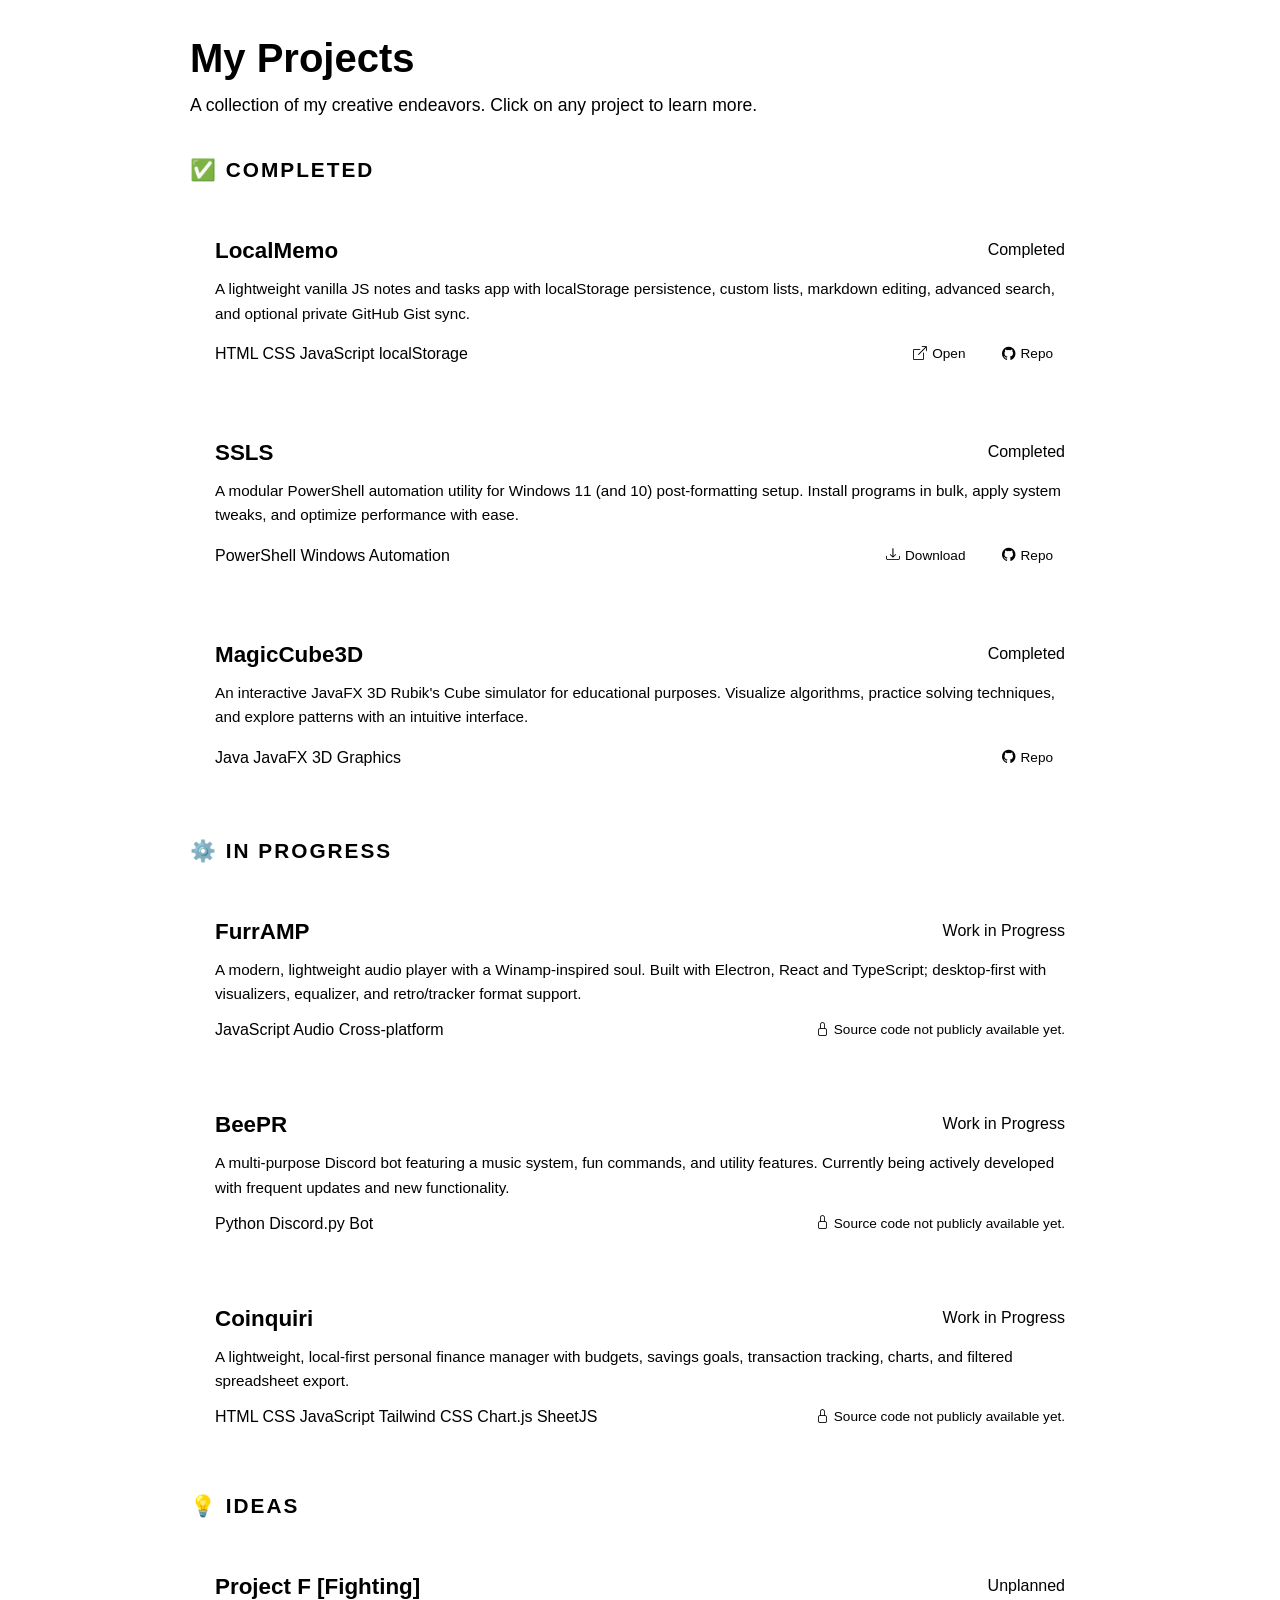
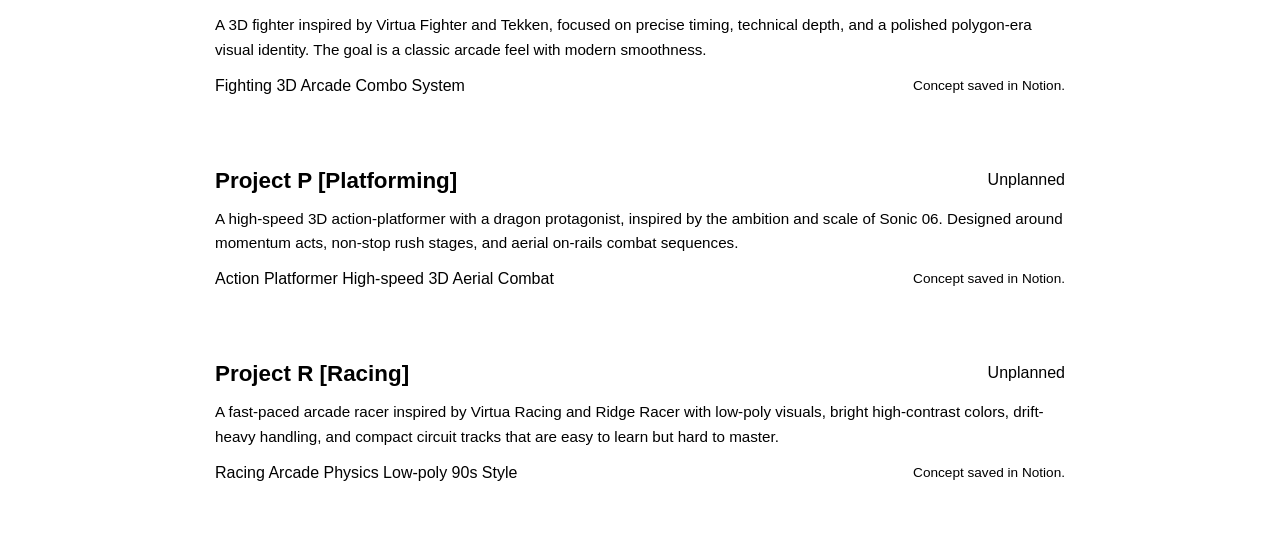
<file: pages/projects.html>
<!DOCTYPE html>
<html lang="en">

<head>
  <meta charset="utf-8">
  <meta name="viewport" content="width=device-width, initial-scale=1">
  <link href="https://cdn.jsdelivr.net/npm/bootstrap@5.3.8/dist/css/bootstrap.min.css" rel="stylesheet"
    integrity="sha384-sRIl4kxILFvY47J16cr9ZwB07vP4J8+LH7qKQnuqkuIAvNWLzeN8tE5YBujZqJLB" crossorigin="anonymous">
  <link rel="stylesheet" href="https://cdn.jsdelivr.net/npm/bootstrap-icons@1.13.1/font/bootstrap-icons.min.css">
  <link rel="stylesheet" href="../styles.css">
  <style>
    .projects-container {
      max-width: 900px;
      margin: 0 auto;
      animation: fadeIn 0.8s ease-out;
    }

    .projects-container h1 {
      font-size: 2.5rem;
      margin-bottom: 10px;
    }

    .subtitle {
      color: rgba(var(--text-rgb), 0.7);
      font-size: 1.1rem;
      margin-bottom: 40px;
    }

    .project-item {
      background: rgba(var(--text-rgb), 0.05);
      border: 1px solid rgba(var(--text-rgb), 0.1);
      border-radius: 8px;
      padding: 25px;
      margin-bottom: 20px;
      transition: all 0.3s ease;
      cursor: pointer;
    }

    .project-item:hover {
      background: rgba(var(--text-rgb), 0.08);
      border-color: rgba(var(--text-rgb), 0.3);
      transform: translateY(-5px);
      box-shadow: 0 8px 24px rgba(0, 0, 0, 0.3);
    }

    .project-header {
      display: flex;
      justify-content: space-between;
      align-items: flex-start;
      margin-bottom: 12px;
      gap: 15px;
    }

    .project-title {
      font-size: 1.4rem;
      font-weight: 700;
      margin: 0;
      color: var(--text-primary);
    }

    .project-description {
      color: rgba(var(--text-rgb), 0.8);
      margin-bottom: 12px;
      font-size: 0.95rem;
      line-height: 1.6;
    }

    .project-footer {
      display: flex;
      justify-content: space-between;
      align-items: center;
      gap: 15px;
      flex-wrap: wrap;
    }

    .project-links {
      display: flex;
      gap: 12px;
    }

    .project-link-btn {
      display: inline-flex;
      align-items: center;
      gap: 5px;
      padding: 6px 12px;
      background: rgba(var(--text-rgb), 0.1);
      border: 1px solid rgba(var(--text-rgb), 0.2);
      border-radius: 4px;
      color: rgba(var(--text-rgb), 0.8);
      text-decoration: none;
      font-size: 0.85rem;
      transition: all 0.2s ease;
    }

    .project-link-btn:hover {
      background: rgba(var(--text-rgb), 0.15);
      border-color: rgba(var(--text-rgb), 0.4);
      color: var(--text-primary);
    }

    .section-heading {
      font-size: 1.3rem;
      font-weight: 700;
      margin-top: 40px;
      margin-bottom: 20px;
      padding-bottom: 10px;
      border-bottom: 1px solid rgba(var(--text-rgb), 0.2);
      text-transform: uppercase;
      letter-spacing: 2px;
    }

    .section-heading:first-of-type {
      margin-top: 0;
    }

    .project-item-static {
      cursor: default;
    }

    .project-item-static:hover {
      transform: none;
      box-shadow: none;
    }
  </style>
</head>

<body class="d-flex flex-column min-vh-100" data-i18n-title="projectsTitle"
  style="background-color: var(--bg-primary); color: var(--text-primary);">

  <main class="container px-3 flex-grow-1 py-4">
    <div class="projects-container">
      <h1 data-i18n="projectsHeading">My Projects</h1>
      <p class="subtitle" data-i18n="projectsSubtitle">A collection of my creative endeavors. Click on any project to
        learn more.</p>

      <!-- Completed Projects -->
      <h2 class="section-heading" data-i18n="projectsCompleted">✅ Completed</h2>

      <!-- LocalMemo -->
      <div class="project-item" onclick="parent.navigateTo('projects/localmemo')">
        <div class="project-header">
          <h3 class="project-title">LocalMemo</h3>
          <span class="status-badge status-completed" data-i18n="statusCompleted">Completed</span>
        </div>
        <p class="project-description">
          <span data-i18n="descLocalmemo">A lightweight vanilla JS notes and tasks app with localStorage persistence,
            custom lists, markdown editing, advanced search, and optional private GitHub Gist sync.</span>
        </p>
        <div class="project-footer">
          <div>
            <span class="project-tag" data-i18n="tagHtml">HTML</span>
            <span class="project-tag" data-i18n="tagCss">CSS</span>
            <span class="project-tag" data-i18n="tagJavaScript">JavaScript</span>
            <span class="project-tag" data-i18n="tagLocalStorage">localStorage</span>
          </div>
          <div class="project-links">
            <a href="https://realsnywy.github.io/LocalMemo/" class="project-link-btn" target="_blank"
              rel="noopener noreferrer" onclick="event.stopPropagation()">
              <i class="bi bi-box-arrow-up-right"></i> <span data-i18n="projectsOpen">Open</span>
            </a>
            <a href="https://github.com/realsnywy/LocalMemo" class="project-link-btn" target="_blank"
              rel="noopener noreferrer" onclick="event.stopPropagation()">
              <i class="bi bi-github"></i> <span data-i18n="projectsRepo">Repo</span>
            </a>
          </div>
        </div>
      </div>

      <!-- SSLS -->
      <div class="project-item" onclick="parent.navigateTo('projects/ssls')">
        <div class="project-header">
          <h3 class="project-title">SSLS</h3>
          <span class="status-badge status-completed" data-i18n="statusCompleted">Completed</span>
        </div>
        <p class="project-description">
          <span data-i18n="descSsle">A modular PowerShell automation utility for Windows 11 (and 10) post-formatting
            setup. Install programs
            in bulk, apply system tweaks, and optimize performance with ease.</span>
        </p>
        <div class="project-footer">
          <div>
            <span class="project-tag" data-i18n="tagPowershell">PowerShell</span>
            <span class="project-tag" data-i18n="tagWindows">Windows</span>
            <span class="project-tag" data-i18n="tagAutomation">Automation</span>
          </div>
          <div class="project-links">
            <a href="https://github.com/realsnywy/SSLS/releases/latest/download/SSLS_Setup.exe" class="project-link-btn"
              target="_blank" rel="noopener noreferrer" download="SSLS_Setup.exe" onclick="event.stopPropagation()">
              <i class="bi bi-download"></i> <span data-i18n="projectsDownload">Download</span>
            </a>
            <a href="https://github.com/realsnywy/SSLS" class="project-link-btn" target="_blank"
              onclick="event.stopPropagation()">
              <i class="bi bi-github"></i> <span data-i18n="projectsRepo">Repo</span>
            </a>
          </div>
        </div>
      </div>

      <!-- MagicCube3D -->
      <div class="project-item" onclick="parent.navigateTo('projects/magiccube3d')">
        <div class="project-header">
          <h3 class="project-title">MagicCube3D</h3>
          <span class="status-badge status-completed" data-i18n="statusCompleted">Completed</span>
        </div>
        <p class="project-description">
          <span data-i18n="descMagiccube">An interactive JavaFX 3D Rubik's Cube simulator for educational purposes.
            Visualize algorithms,
            practice solving techniques, and explore patterns with an intuitive interface.
          </span>
        </p>
        <div class="project-footer">
          <div>
            <span class="project-tag" data-i18n="tagJava">Java</span>
            <span class="project-tag" data-i18n="tagJavafx">JavaFX</span>
            <span class="project-tag" data-i18n="tag3dGraphics">3D Graphics</span>
          </div>
          <div class="project-links">
            <a href="https://github.com/realsnywy/projeto-ccmp0151" class="project-link-btn" target="_blank"
              onclick="event.stopPropagation()">
              <i class="bi bi-github"></i> <span data-i18n="projectsRepo">Repo</span>
            </a>
          </div>
        </div>
      </div>

      <!-- In Progress -->
      <h2 class="section-heading" data-i18n="projectsInProgress">⚙️ In Progress</h2>

      <!-- FurrAMP (moved from Ideas) -->
      <div class="project-item" onclick="parent.navigateTo('projects/furramp')">
        <div class="project-header">
          <h3 class="project-title">FurrAMP</h3>
          <span class="status-badge status-wip" data-i18n="statusWip">Work in Progress</span>
        </div>
        <p class="project-description">
          <span data-i18n="descFurramp">A modern, lightweight audio player with a Winamp-inspired soul. Built with
            Electron, React, and TypeScript for a desktop-first experience featuring local playback, visualizers, an
            equalizer, and tracker/retro format detection.</span>
        </p>
        <div class="project-footer">
          <div>
            <span class="project-tag" data-i18n="tagJavaScript">JavaScript</span>
            <span class="project-tag" data-i18n="tagAudio">Audio</span>
            <span class="project-tag" data-i18n="tagCrossPlatform">Cross-platform</span>
          </div>
          <p style="margin: 0; font-size: 0.85rem; color: var(--soft-text);" data-i18n="projectsSourceClosed"
            data-i18n-html>
            <i class="bi bi-lock me-1"></i>Source code not publicly available yet.
          </p>
        </div>
      </div>

      <!-- BeePR -->
      <div class="project-item" onclick="parent.navigateTo('projects/beepr')">
        <div class="project-header">
          <h3 class="project-title">BeePR</h3>
          <span class="status-badge status-wip" data-i18n="statusWip">Work in Progress</span>
        </div>
        <p class="project-description">
          <span data-i18n="descBeepr">A multi-purpose Discord bot featuring a music system, fun commands, and utility
            features. Currently
            being actively developed with frequent updates and new functionality.
          </span>
        </p>
        <div class="project-footer">
          <div>
            <span class="project-tag" data-i18n="tagPython">Python</span>
            <span class="project-tag" data-i18n="tagDiscordPy">Discord.py</span>
            <span class="project-tag" data-i18n="tagBot">Bot</span>
          </div>
          <p style="margin: 0; font-size: 0.85rem; color: var(--soft-text);" data-i18n="projectsSourceClosed"
            data-i18n-html>
            <i class="bi bi-lock me-1"></i>Source code not publicly available yet.
          </p>
        </div>
      </div>

      <!-- Coinquiri -->
      <div class="project-item" onclick="parent.navigateTo('projects/coinquiri')">
        <div class="project-header">
          <h3 class="project-title">Coinquiri</h3>
          <span class="status-badge status-wip" data-i18n="statusWip">Work in Progress</span>
        </div>
        <p class="project-description">
          <span data-i18n="descCoinquiri">A lightweight, local-first personal finance manager with budgets, savings
            goals, transaction tracking, charts, and filtered spreadsheet export.</span>
        </p>
        <div class="project-footer">
          <div>
            <span class="project-tag" data-i18n="tagHtml">HTML</span>
            <span class="project-tag" data-i18n="tagCss">CSS</span>
            <span class="project-tag" data-i18n="tagJavaScript">JavaScript</span>
            <span class="project-tag">Tailwind CSS</span>
            <span class="project-tag">Chart.js</span>
            <span class="project-tag">SheetJS</span>
          </div>
          <p style="margin: 0; font-size: 0.85rem; color: var(--soft-text);" data-i18n="projectsSourceClosed"
            data-i18n-html>
            <i class="bi bi-lock me-1"></i>Source code not publicly available yet.
          </p>
        </div>
      </div>

      <!-- Ideas -->
      <h2 class="section-heading" data-i18n="projectsIdeas">💡 Ideas</h2>



      <div class="project-item project-item-static">
        <div class="project-header">
          <h3 class="project-title">Project F [Fighting]</h3>
          <span class="status-badge status-unplanned" data-i18n="statusUnplanned">Unplanned</span>
        </div>
        <p class="project-description">
          <span data-i18n="descProjectF">A 3D fighter inspired by Virtua Fighter and Tekken, focused on precise timing,
            technical depth, and a
            polished polygon-era visual identity. The goal is a classic arcade feel with modern smoothness.
          </span>
        </p>
        <div class="project-footer">
          <div>
            <span class="project-tag" data-i18n="tagFighting">Fighting</span>
            <span class="project-tag" data-i18n="tag3d">3D</span>
            <span class="project-tag" data-i18n="tagArcade">Arcade</span>
            <span class="project-tag" data-i18n="tagComboSystem">Combo System</span>
          </div>
          <p style="margin: 0; font-size: 0.85rem; color: rgba(var(--text-rgb), 0.6);"
            data-i18n="projectsConceptNotion">
            Concept saved in Notion.
          </p>
        </div>
      </div>

      <div class="project-item project-item-static">
        <div class="project-header">
          <h3 class="project-title">Project P [Platforming]</h3>
          <span class="status-badge status-unplanned" data-i18n="statusUnplanned">Unplanned</span>
        </div>
        <p class="project-description">
          <span data-i18n="descProjectP">A high-speed 3D action-platformer with a dragon protagonist, inspired by the
            ambition and scale of
            Sonic 06. Designed around momentum acts, non-stop rush stages, and aerial on-rails combat sequences.
          </span>
        </p>
        <div class="project-footer">
          <div>
            <span class="project-tag" data-i18n="tagActionPlatformer">Action Platformer</span>
            <span class="project-tag" data-i18n="tagHighSpeed">High-speed</span>
            <span class="project-tag" data-i18n="tag3d">3D</span>
            <span class="project-tag" data-i18n="tagAerialCombat">Aerial Combat</span>
          </div>
          <p style="margin: 0; font-size: 0.85rem; color: rgba(var(--text-rgb), 0.6);"
            data-i18n="projectsConceptNotion">
            Concept saved in Notion.
          </p>
        </div>
      </div>

      <div class="project-item project-item-static">
        <div class="project-header">
          <h3 class="project-title">Project R [Racing]</h3>
          <span class="status-badge status-unplanned" data-i18n="statusUnplanned">Unplanned</span>
        </div>
        <p class="project-description">
          <span data-i18n="descProjectR">A fast-paced arcade racer inspired by Virtua Racing and Ridge Racer with
            low-poly visuals, bright
            high-contrast colors, drift-heavy handling, and compact circuit tracks that are easy to learn but hard
            to master.
          </span>
        </p>
        <div class="project-footer">
          <div>
            <span class="project-tag" data-i18n="tagRacing">Racing</span>
            <span class="project-tag" data-i18n="tagArcadePhysics">Arcade Physics</span>
            <span class="project-tag" data-i18n="tagLowPoly">Low-poly</span>
            <span class="project-tag" data-i18n="tag90sStyle">90s Style</span>
          </div>
          <p style="margin: 0; font-size: 0.85rem; color: rgba(var(--text-rgb), 0.6);"
            data-i18n="projectsConceptNotion">
            Concept saved in Notion.
          </p>
        </div>
      </div>

    </div>
  </main>

  <script src="../lang.js"></script>
  <script>
    const pageTranslations = {
      en: {
        projectsTitle: 'Projects - Snywy',
        projectsHeading: 'My Projects',
        projectsSubtitle: 'A collection of my creative endeavors. Click on any project to learn more.',
        projectsCompleted: '✅ Completed',
        projectsInProgress: '⚙️ In Progress',
        projectsIdeas: '💡 Ideas',
        statusCompleted: 'Completed',
        statusWip: 'Work in Progress',
        statusUnplanned: 'Unplanned',
        projectsDownload: 'Download',
        projectsRepo: 'Repo',
        projectsOpen: 'Open',
        projectsSourceClosed: '<i class="bi bi-lock me-1"></i>Source code not publicly available yet.',
        projectsConceptNotion: 'Concept saved in Notion.',
        descSsle: 'A modular PowerShell automation utility for Windows 11 (and 10) post-formatting setup. Install programs in bulk, apply system tweaks, and optimize performance with ease.',
        descMagiccube: 'An interactive JavaFX 3D Rubik\'s Cube simulator for educational purposes. Visualize algorithms, practice solving techniques, and explore patterns with an intuitive interface.',
        descBeepr: 'A multi-purpose Discord bot featuring a music system, fun commands, and utility features. Currently being actively developed with frequent updates and new functionality.',
        descLocalmemo: 'A lightweight vanilla JS notes and tasks app with localStorage persistence, custom lists, markdown editing, advanced search, and optional private GitHub Gist sync.',
        descCoinquiri: 'A lightweight, local-first personal finance manager with budgets, savings goals, transaction tracking, charts, and filtered spreadsheet export.',
        descProjectA: 'A modern audio player inspired by classic Winamp: lightweight, skinnable, plugin-friendly, and built for desktop and mobile. Planned features include tracker and retro format support, visualizers, equalizer, Last.fm scrobbling, and Discord Rich Presence.',
        descFurramp: 'A modern, lightweight audio player with a Winamp-inspired soul. Built with Electron, React and TypeScript; desktop-first with visualizers, equalizer, and retro/tracker format support.',
        descProjectF: 'A 3D fighter inspired by Virtua Fighter and Tekken, focused on precise timing, technical depth, and a polished polygon-era visual identity. The goal is a classic arcade feel with modern smoothness.',
        descProjectP: 'A high-speed 3D action-platformer with a dragon protagonist, inspired by the ambition and scale of Sonic 06. Designed around momentum acts, non-stop rush stages, and aerial on-rails combat sequences.',
        descProjectR: 'A fast-paced arcade racer inspired by Virtua Racing and Ridge Racer with low-poly visuals, bright high-contrast colors, drift-heavy handling, and compact circuit tracks that are easy to learn but hard to master.',
        tagPowershell: 'PowerShell',
        tagWindows: 'Windows',
        tagAutomation: 'Automation',
        tagJava: 'Java',
        tagJavafx: 'JavaFX',
        tag3dGraphics: '3D Graphics',
        tagPython: 'Python',
        tagDiscordPy: 'Discord.py',
        tagBot: 'Bot',
        tagHtml: 'HTML',
        tagCss: 'CSS',
        tagJavaScript: 'JavaScript',
        tagLocalStorage: 'localStorage',
        tagFlutter: 'Flutter',
        tagDart: 'Dart',
        tagAudio: 'Audio',
        tagCrossPlatform: 'Cross-platform',
        tagFighting: 'Fighting',
        tag3d: '3D',
        tagArcade: 'Arcade',
        tagComboSystem: 'Combo System',
        tagActionPlatformer: 'Action Platformer',
        tagHighSpeed: 'High-speed',
        tagAerialCombat: 'Aerial Combat',
        tagRacing: 'Racing',
        tagArcadePhysics: 'Arcade Physics',
        tagLowPoly: 'Low-poly',
        tag90sStyle: '90s Style'
      },
      pt: {
        projectsTitle: 'Projetos - Snywy',
        projectsHeading: 'Meus Projetos',
        projectsSubtitle: 'Uma coleção dos meus trabalhos criativos. Clique em qualquer projeto para saber mais.',
        projectsCompleted: '✅ Concluídos',
        projectsInProgress: '⚙️ Em Andamento',
        projectsIdeas: '💡 Ideias',
        statusCompleted: 'Concluído',
        statusWip: 'Em andamento',
        statusUnplanned: 'Não planejado',
        projectsDownload: 'Baixar',
        projectsRepo: 'Repositório',
        projectsOpen: 'Abrir',
        projectsSourceClosed: '<i class="bi bi-lock me-1"></i>Código-fonte ainda não está disponível publicamente.',
        projectsConceptNotion: 'Conceito salvo no Notion.',
        descSsle: 'Um utilitário modular de automação em PowerShell para configuração pós-formatação no Windows 11 (e 10). Instale programas em lote, aplique ajustes no sistema e otimize o desempenho com facilidade.',
        descMagiccube: 'Um simulador interativo de Cubo Mágico 3D em JavaFX para fins educacionais. Visualize algoritmos, pratique técnicas de resolução e explore padrões com uma interface intuitiva.',
        descBeepr: 'Um bot multifuncional para Discord com sistema de música, comandos divertidos e recursos utilitários. Está em desenvolvimento ativo com atualizações frequentes e novas funcionalidades.',
        descLocalmemo: 'Um app leve em JavaScript puro para notas e tarefas com persistência em localStorage, listas personalizadas, edição Markdown, busca avançada e sincronização opcional com GitHub Gist privado.',
        descCoinquiri: 'Um gerenciador leve e local-first de finanças pessoais com orçamentos, metas de economia, controle de transações, gráficos e exportação filtrada para planilhas.',
        descProjectA: 'Um player de áudio moderno inspirado no Winamp clássico: leve, personalizável, com suporte a plugins e pensado para desktop e mobile. Recursos planejados incluem suporte a trackers e formatos retrô, visualizadores, equalizador, scrobbling no Last.fm e Discord Rich Presence.',
        descFurramp: 'Um player de áudio moderno e leve com alma Winamp. Construído com Electron, React e TypeScript; foco desktop, com visualizadores, equalizador e suporte a formatos retrô e trackers.',
        descProjectF: 'Um jogo de luta 3D inspirado em Virtua Fighter e Tekken, focado em timing preciso, profundidade técnica e uma identidade visual poligonal. A proposta é uma sensação clássica de arcade com fluidez moderna.',
        descProjectP: 'Um action-platformer 3D de alta velocidade com protagonista dragão, inspirado na ambição e escala de Sonic 06. Projetado em torno de fases de impulso contínuo e sequências aéreas on-rails.',
        descProjectR: 'Um jogo de corrida arcade acelerado inspirado em Virtua Racing e Ridge Racer, com visual low-poly, cores vibrantes de alto contraste, dirigibilidade focada em drift e pistas compactas fáceis de aprender e difíceis de dominar.',
        tagPowershell: 'PowerShell',
        tagWindows: 'Windows',
        tagAutomation: 'Automação',
        tagJava: 'Java',
        tagJavafx: 'JavaFX',
        tag3dGraphics: 'Gráficos 3D',
        tagPython: 'Python',
        tagDiscordPy: 'Discord.py',
        tagBot: 'Bot',
        tagHtml: 'HTML',
        tagCss: 'CSS',
        tagJavaScript: 'JavaScript',
        tagLocalStorage: 'localStorage',
        tagFlutter: 'Flutter',
        tagDart: 'Dart',
        tagAudio: 'Áudio',
        tagCrossPlatform: 'Multiplataforma',
        tagFighting: 'Luta',
        tag3d: '3D',
        tagArcade: 'Arcade',
        tagComboSystem: 'Sistema de Combos',
        tagActionPlatformer: 'Plataforma de Ação',
        tagHighSpeed: 'Alta velocidade',
        tagAerialCombat: 'Combate Aéreo',
        tagRacing: 'Corrida',
        tagArcadePhysics: 'Física Arcade',
        tagLowPoly: 'Low-poly',
        tag90sStyle: 'Estilo anos 90'
      },
      es: {
        projectsTitle: 'Proyectos - Snywy',
        projectsHeading: 'Mis proyectos',
        projectsSubtitle: 'Una colección de mis trabajos creativos. Haz clic en cualquier proyecto para saber más.',
        projectsCompleted: '✅ Completados',
        projectsInProgress: '⚙️ En progreso',
        projectsIdeas: '💡 Ideas',
        statusCompleted: 'Completado',
        statusWip: 'En progreso',
        statusUnplanned: 'Sin planificar',
        projectsDownload: 'Descargar',
        projectsRepo: 'Repo',
        projectsOpen: 'Abrir',
        projectsSourceClosed: '<i class="bi bi-lock me-1"></i>El código fuente aún no está disponible públicamente.',
        projectsConceptNotion: 'Concepto guardado en Notion.',
        descSsle: 'Una utilidad modular de automatización en PowerShell para la configuración posterior a la formateación en Windows 11 (y 10). Instala programas en lote, aplica ajustes del sistema y optimiza el rendimiento con facilidad.',
        descMagiccube: 'Un simulador interactivo de Cubo de Rubik 3D en JavaFX con fines educativos. Visualiza algoritmos, practica técnicas de resolución y explora patrones con una interfaz intuitiva.',
        descBeepr: 'Un bot multifuncional de Discord con sistema de música, comandos divertidos y funciones de utilidad. Actualmente se desarrolla activamente con actualizaciones frecuentes y nuevas funciones.',
        descLocalmemo: 'Una app ligera de notas y tareas en JavaScript puro con persistencia en localStorage, listas personalizadas, edición Markdown, búsqueda avanzada y sincronización privada opcional con GitHub Gist.',
        descCoinquiri: 'Un gestor ligero y local-first de finanzas personales con presupuestos, metas de ahorro, seguimiento de transacciones, gráficos y exportación filtrada a hojas de cálculo.',
        descProjectA: 'Un reproductor de audio moderno inspirado en el Winamp clásico: ligero, personalizable, compatible con plugins y pensado para escritorio y móvil. Las funciones previstas incluyen soporte para trackers y formatos retro, visualizadores, ecualizador, scrobbling de Last.fm y Discord Rich Presence.',
        descFurramp: 'Un reproductor de audio moderno y ligero con espíritu Winamp. Construido con Electron, React y TypeScript; orientado a escritorio con visualizadores, ecualizador y soporte para formatos retro y trackers.',
        descProjectF: 'Un juego de lucha 3D inspirado en Virtua Fighter y Tekken, centrado en el timing preciso, la profundidad técnica y una identidad visual pulida de la era poligonal. La meta es una sensación clásica de arcade con fluidez moderna.',
        descProjectP: 'Un action-platformer 3D de alta velocidad con un protagonista dragón, inspirado en la ambición y escala de Sonic 06. Diseñado alrededor de fases de impulso continuo, secciones de rush sin pausa y secuencias aéreas sobre raíles.',
        descProjectR: 'Un juego de carreras arcade de ritmo rápido inspirado en Virtua Racing y Ridge Racer, con gráficos low-poly, colores brillantes de alto contraste, conducción centrada en el drift y circuitos compactos fáciles de aprender pero difíciles de dominar.',
        tagPowershell: 'PowerShell',
        tagWindows: 'Windows',
        tagAutomation: 'Automatización',
        tagJava: 'Java',
        tagJavafx: 'JavaFX',
        tag3dGraphics: 'Gráficos 3D',
        tagPython: 'Python',
        tagDiscordPy: 'Discord.py',
        tagBot: 'Bot',
        tagHtml: 'HTML',
        tagCss: 'CSS',
        tagJavaScript: 'JavaScript',
        tagLocalStorage: 'localStorage',
        tagFlutter: 'Flutter',
        tagDart: 'Dart',
        tagAudio: 'Audio',
        tagCrossPlatform: 'Multiplataforma',
        tagFighting: 'Lucha',
        tag3d: '3D',
        tagArcade: 'Arcade',
        tagComboSystem: 'Sistema de combos',
        tagActionPlatformer: 'Plataforma de acción',
        tagHighSpeed: 'Alta velocidad',
        tagAerialCombat: 'Combate aéreo',
        tagRacing: 'Carreras',
        tagArcadePhysics: 'Física arcade',
        tagLowPoly: 'Low-poly',
        tag90sStyle: 'Estilo de los 90'
      }
    };

    function applyLanguageFromParent(language) {
      window.PortfolioLanguage.applyTranslations(pageTranslations, language);
    }

    window.applyLanguageFromParent = applyLanguageFromParent;
    window.PortfolioLanguage.initPageLanguage(pageTranslations);
  </script>

</body>

</html>
</file>
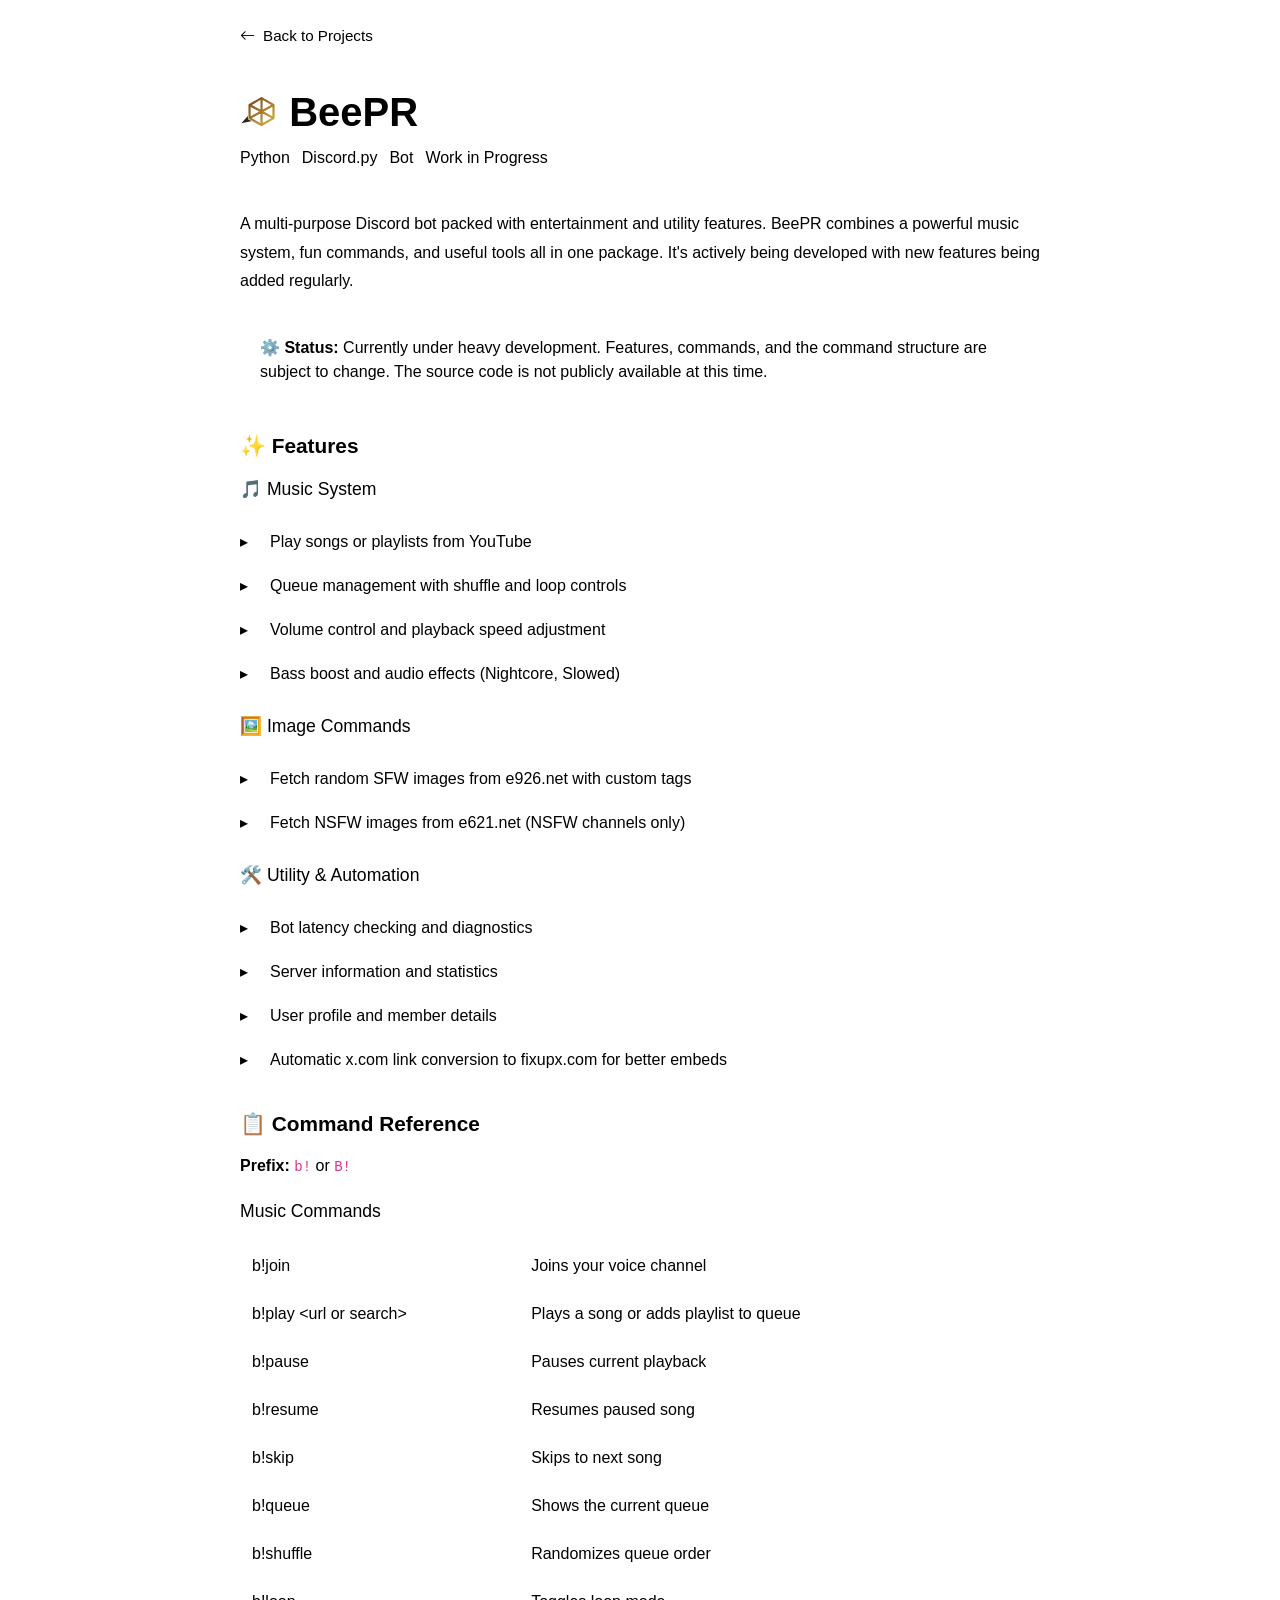
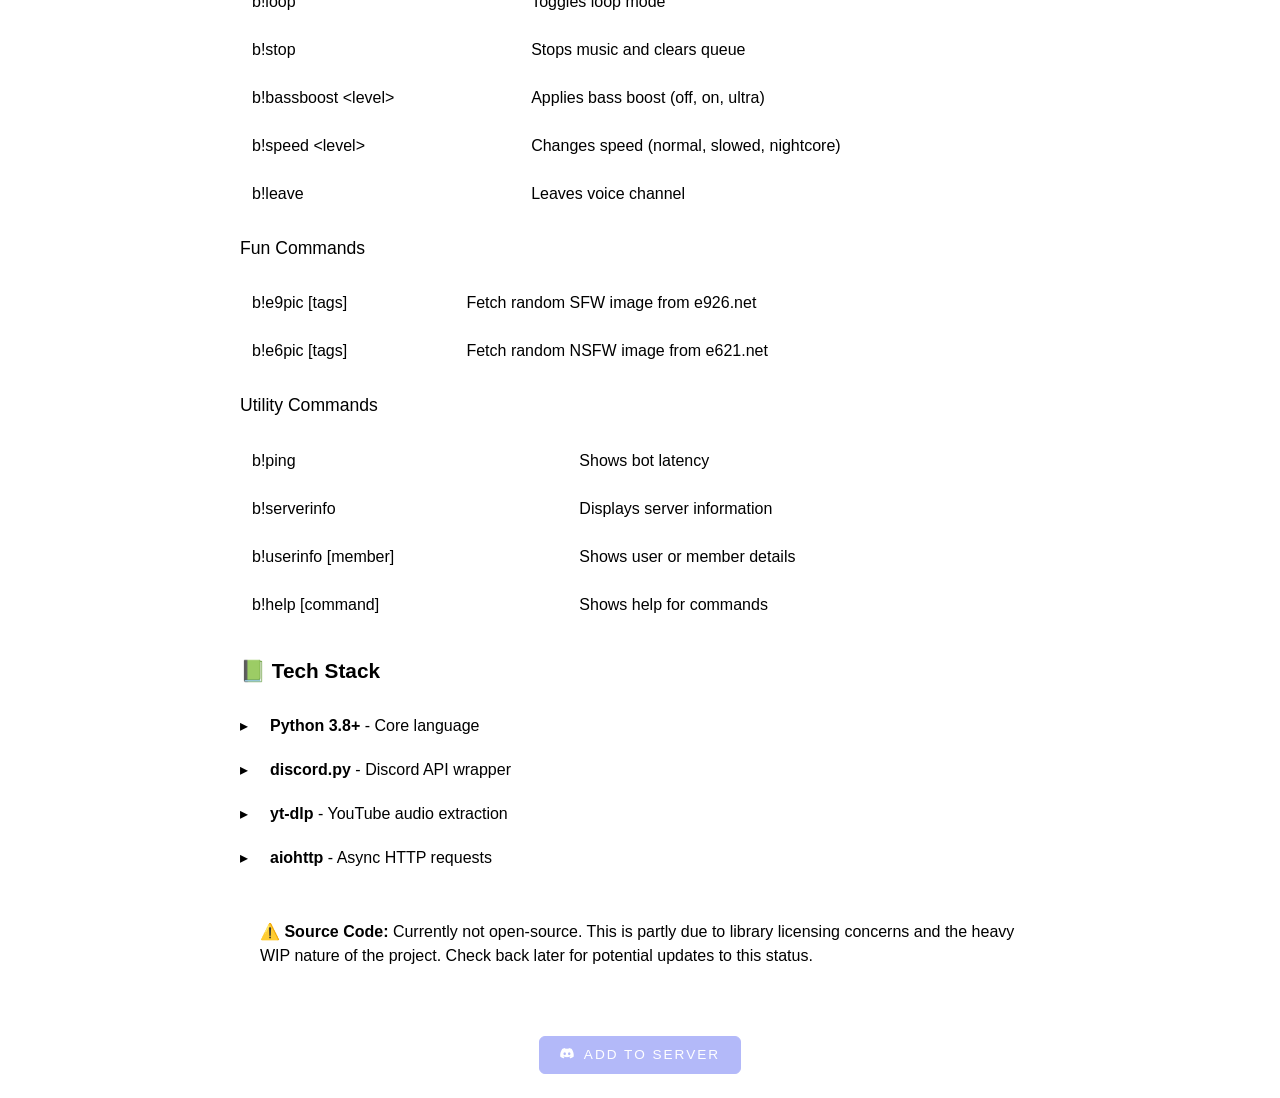
<file: pages/projects/beepr.html>
﻿<!DOCTYPE html>
<html lang="en">

<head>
  <meta charset="utf-8">
  <meta name="viewport" content="width=device-width, initial-scale=1">
  <title>BeePR - Snywy</title>
  <link rel="preconnect" href="https://fonts.googleapis.com">
  <link rel="preconnect" href="https://fonts.gstatic.com" crossorigin>
  <link href="https://cdn.jsdelivr.net/npm/bootstrap@5.3.8/dist/css/bootstrap.min.css" rel="stylesheet"
    integrity="sha384-sRIl4kxILFvY47J16cr9ZwB07vP4J8+LH7qKQnuqkuIAvNWLzeN8tE5YBujZqJLB" crossorigin="anonymous">
  <link rel="stylesheet" href="https://cdn.jsdelivr.net/npm/bootstrap-icons@1.13.1/font/bootstrap-icons.min.css">
  <link rel="stylesheet" href="../../styles.css">
  <style>
    .back-btn {
      display: inline-flex;
      align-items: center;
      gap: 8px;
      color: rgba(var(--text-rgb), 0.7);
      text-decoration: none;
      margin-bottom: 30px;
      font-size: 0.95rem;
      transition: all 0.3s ease;
    }

    .back-btn:hover {
      color: var(--text-primary);
      transform: translateX(-5px);
    }

    .project-detail {
      max-width: 800px;
      margin: 0 auto;
      animation: fadeIn 0.8s ease-out;
    }

    .project-header-detail {
      margin-bottom: 40px;
    }

    .project-detail h1 {
      font-size: 2.5rem;
      margin-bottom: 10px;
    }

    .project-title-with-icon {
      display: flex;
      align-items: center;
      gap: 14px;
      flex-wrap: wrap;
    }

    .project-icon {
      flex: 0 0 auto;
      width: 2.2rem;
      height: 2.2rem;
      display: inline-flex;
      align-items: center;
      justify-content: center;
    }

    .project-icon svg {
      width: 100%;
      height: 100%;
      display: block;
    }

    .project-meta-detail {
      display: flex;
      gap: 12px;
      margin-bottom: 20px;
      flex-wrap: wrap;
    }

    .section-title {
      font-size: 1.3rem;
      font-weight: 700;
      margin-top: 30px;
      margin-bottom: 15px;
      color: var(--text-primary);
    }

    .project-detail p {
      line-height: 1.8;
      color: rgba(var(--text-rgb), 0.85);
      margin-bottom: 15px;
    }

    .features-list {
      list-style: none;
      padding: 0;
      margin: 20px 0;
    }

    .features-list li {
      padding: 10px 0;
      padding-left: 30px;
      color: rgba(var(--text-rgb), 0.8);
      position: relative;
    }

    .features-list li:before {
      content: "▸";
      position: absolute;
      left: 0;
      color: rgba(var(--text-rgb), 0.5);
    }

    .wip-notice {
      background: rgba(var(--text-rgb), 0.05);
      border-left: 3px solid rgba(var(--text-rgb), 0.3);
      padding: 20px;
      border-radius: 4px;
      margin: 20px 0;
    }

    .highlight-box {
      background: rgba(var(--text-rgb), 0.05);
      border-left: 3px solid rgba(var(--text-rgb), 0.3);
      padding: 20px;
      border-radius: 4px;
      margin: 20px 0;
    }

    .command-table {
      width: 100%;
      border-collapse: collapse;
      margin: 20px 0;
    }

    .command-table th,
    .command-table td {
      border: 1px solid rgba(var(--text-rgb), 0.1);
      border-color: rgba(var(--text-rgb), 0.1);
      padding: 12px;
      text-align: left;
    }

    .command-table th {
      background: rgba(var(--text-rgb), 0.05);
    }

    .project-cta {
      margin-top: 28px;
      padding-top: 20px;
      border-top: 1px solid rgba(var(--text-rgb), 0.12);
      display: flex;
      justify-content: center;
    }

    .discord-btn {
      background: #5865F2;
      border-color: #5865F2;
      color: #ffffff;
      opacity: 0.45;
      cursor: not-allowed;
      pointer-events: none;
      box-shadow: none;
    }

    .discord-btn:disabled {
      background: #5865F2;
      border-color: #5865F2;
      color: #ffffff;
      opacity: 0.45;
    }
  </style>
</head>

<body class="d-flex flex-column min-vh-100" data-i18n-title="beeprTitle"
  style="background-color: var(--bg-primary); color: var(--text-primary);">

  <main class="container px-3 flex-grow-1 py-4">
    <div class="project-detail">
      <a href="#" onclick="parent.navigateTo('projects'); return false;" class="back-btn">
        <i class="bi bi-arrow-left"></i> <span data-i18n="projectBack">Back to Projects</span>
      </a>

      <div class="project-header-detail">
        <h1 class="project-title-with-icon">
          <span class="project-icon" aria-hidden="true">
            <svg width="73.605003mm" height="63.187mm" viewBox="0 0 73.604999 63.187" version="1.1" id="svg1"
              xml:space="preserve" inkscape:version="1.4.2 (f4327f4, 2025-05-13)" sodipodi:docname="BeePR.svg"
              xmlns:inkscape="http://www.inkscape.org/namespaces/inkscape"
              xmlns:sodipodi="http://sodipodi.sourceforge.net/DTD/sodipodi-0.dtd"
              xmlns:xlink="http://www.w3.org/1999/xlink" xmlns="http://www.w3.org/2000/svg"
              xmlns:svg="http://www.w3.org/2000/svg" viewBox="0 0 73.604999 63.187">
              <defs id="defs1">
                <linearGradient id="linearGradient5" inkscape:collect="always">
                  <stop style="stop-color:#dab945;stop-opacity:1;" offset="0" id="stop5" />
                  <stop style="stop-color:#723f1c;stop-opacity:1;" offset="1" id="stop6" />
                </linearGradient>
                <linearGradient inkscape:collect="always" xlink:href="#linearGradient5" id="linearGradient6"
                  x1="135.88751" y1="166.65408" x2="55.39262" y2="77.29586" gradientUnits="userSpaceOnUse" />
                <inkscape:path-effect effect="mirror_symmetry" start_point="95.644249,79.504342"
                  end_point="95.644249,164.14176" center_point="95.644249,121.82305" id="path-effect6" is_visible="true"
                  lpeversion="1.2" lpesatellites="" mode="free" discard_orig_path="false" fuse_paths="false"
                  oposite_fuse="false" split_items="false" split_open="false" link_styles="false" />
                <inkscape:path-effect effect="mirror_symmetry" start_point="95.644249,79.504342"
                  end_point="95.644249,164.14176" center_point="95.644249,121.82305" id="path-effect8" is_visible="true"
                  lpeversion="1.2" lpesatellites="" mode="free" discard_orig_path="false" fuse_paths="false"
                  oposite_fuse="false" split_items="false" split_open="false" link_styles="false" />
                <inkscape:path-effect effect="mirror_symmetry" start_point="95.644249,79.504344"
                  end_point="95.644249,164.14176" center_point="95.644249,121.82305" id="path-effect4" is_visible="true"
                  lpeversion="1.2" lpesatellites="" mode="free" discard_orig_path="false" fuse_paths="false"
                  oposite_fuse="false" split_items="false" split_open="false" link_styles="false" />
                <inkscape:path-effect effect="mirror_symmetry" start_point="95.583638,122.8311"
                  end_point="95.583638,142.36275" center_point="95.583638,132.59692" id="path-effect3" is_visible="true"
                  lpeversion="1.2" lpesatellites="" mode="free" discard_orig_path="false" fuse_paths="false"
                  oposite_fuse="false" split_items="false" split_open="false" link_styles="false" />
                <inkscape:path-effect effect="mirror_symmetry" start_point="95.713067,122.83871"
                  end_point="95.713067,142.38428" center_point="95.713067,132.61149" id="path-effect2"
                  is_visible="false" lpeversion="1.2" lpesatellites="" mode="free" discard_orig_path="false"
                  fuse_paths="false" oposite_fuse="false" split_items="false" split_open="false" link_styles="false" />
                <inkscape:path-effect effect="mirror_symmetry" start_point="95.611949,79.504348"
                  end_point="95.611949,164.14176" center_point="95.611949,121.82305" id="path-effect1" is_visible="true"
                  lpeversion="1.2" lpesatellites="" mode="free" discard_orig_path="false" fuse_paths="false"
                  oposite_fuse="false" split_items="false" split_open="false" link_styles="false" />
              </defs>
              <g inkscape:label="Camada 1" inkscape:groupmode="layer" id="layer1">
                <path
                  style="fill:none;fill-opacity:1;stroke:#ffffff;stroke-width:6.01461;stroke-linecap:round;stroke-linejoin:miter;stroke-dasharray:none;stroke-opacity:1"
                  d="M 19.709259,39.823352 8.3151866,52.660736 25.087534,49.102795" id="path1"
                  sodipodi:nodetypes="ccc" />
                <path
                  style="fill:#2c2720;fill-opacity:1;stroke:#2c2720;stroke-width:4.00974;stroke-linecap:round;stroke-linejoin:miter;stroke-dasharray:none;stroke-opacity:1"
                  d="M 19.709259,39.823352 8.3151866,52.660736 25.087534,49.102795" id="path4"
                  sodipodi:nodetypes="ccc" />
                <path id="path2"
                  style="fill:none;stroke:#ffffff;stroke-width:10.5;stroke-linecap:round;stroke-linejoin:round;stroke-dasharray:none;stroke-opacity:1"
                  d="m 95.640436,121.80975 0.0016,-42.307577 m -37.74847,62.962527 37.75597,-20.64615 m -0.009,-42.316403 -37.717105,21.775983 v 41.19009 l 37.74905,21.66978 -0.0038,-42.32633 -37.74745,-20.53622 m 37.726831,20.5343 -0.0016,-42.307577 M 133.39493,142.4647 95.638962,121.81855 m 0.009,-42.316403 37.717108,21.775983 v 41.19009 l -37.749053,21.66978 0.0038,-42.32633 37.747453,-20.53622"
                  sodipodi:nodetypes="cccccccccc" inkscape:path-effect="#path-effect6"
                  inkscape:original-d="m 95.640436,121.80975 0.0016,-42.307577 m -37.74847,62.962527 37.75597,-20.64615 m -0.009,-42.316403 -37.717105,21.775983 v 41.19009 l 37.74905,21.66978 -0.0038,-42.32633 -37.74745,-20.53622"
                  transform="matrix(0.66417445,0,0,0.66417445,-18.479331,-49.316379)" />
                <path id="path3"
                  style="fill:none;stroke:url(#linearGradient6);stroke-width:7;stroke-linecap:round;stroke-linejoin:round;stroke-dasharray:none;stroke-opacity:1"
                  d="m 95.640436,121.80975 0.0016,-42.307577 m -37.74847,62.962527 37.75597,-20.64615 m -0.009,-42.316403 -37.717105,21.775983 v 41.19009 l 37.74905,21.66978 -0.0038,-42.32633 -37.74745,-20.53622 m 37.726831,20.5343 -0.0016,-42.307577 M 133.39493,142.4647 95.638962,121.81855 m 0.009,-42.316403 37.717108,21.775983 v 41.19009 l -37.749053,21.66978 0.0038,-42.32633 37.747453,-20.53622"
                  sodipodi:nodetypes="cccccccccc" inkscape:path-effect="#path-effect4"
                  inkscape:original-d="m 95.640436,121.80975 0.0016,-42.307577 m -37.74847,62.962527 37.75597,-20.64615 m -0.009,-42.316403 -37.717105,21.775983 v 41.19009 l 37.74905,21.66978 -0.0038,-42.32633 -37.74745,-20.53622"
                  transform="matrix(0.66417445,0,0,0.66417445,-18.479331,-49.316379)" />
              </g>
            </svg>
          </span>
          <span>BeePR</span>
        </h1>
        <div class="project-meta-detail">
          <span class="project-tag" data-i18n="tagPython">Python</span>
          <span class="project-tag" data-i18n="tagDiscordPy">Discord.py</span>
          <span class="project-tag" data-i18n="tagBot">Bot</span>
          <span class="status-badge status-wip" data-i18n="statusWip">Work in Progress</span>
        </div>
      </div>

      <p data-i18n="beeprIntro">
        A multi-purpose Discord bot packed with entertainment and utility features. BeePR combines a powerful
        music system, fun commands, and useful tools all in one package. It's actively being developed with
        new features being added regularly.
      </p>

      <div class="wip-notice" data-i18n="beeprWipNotice" data-i18n-html>
        <strong>⚙️ Status:</strong> Currently under heavy development. Features, commands, and the command
        structure are subject to change. The source code is not publicly available at this time.
      </div>

      <h2 class="section-title" data-i18n="beeprFeatures">✨ Features</h2>

      <h3 style="font-size: 1.1rem; margin-top: 20px; margin-bottom: 10px;" data-i18n="beeprMusicHeading">🎵 Music
        System</h3>
      <ul class="features-list">
        <li data-i18n="beeprMusic1">Play songs or playlists from YouTube</li>
        <li data-i18n="beeprMusic2">Queue management with shuffle and loop controls</li>
        <li data-i18n="beeprMusic3">Volume control and playback speed adjustment</li>
        <li data-i18n="beeprMusic4">Bass boost and audio effects (Nightcore, Slowed)</li>
      </ul>

      <h3 style="font-size: 1.1rem; margin-top: 20px; margin-bottom: 10px;" data-i18n="beeprImageHeading">🖼️ Image
        Commands</h3>
      <ul class="features-list">
        <li data-i18n="beeprImage1">Fetch random SFW images from e926.net with custom tags</li>
        <li data-i18n="beeprImage2">Fetch NSFW images from e621.net (NSFW channels only)</li>
      </ul>

      <h3 style="font-size: 1.1rem; margin-top: 20px; margin-bottom: 10px;" data-i18n="beeprUtilityHeading">🛠️ Utility
        & Automation</h3>
      <ul class="features-list">
        <li data-i18n="beeprUtility1">Bot latency checking and diagnostics</li>
        <li data-i18n="beeprUtility2">Server information and statistics</li>
        <li data-i18n="beeprUtility3">User profile and member details</li>
        <li data-i18n="beeprUtility4">Automatic x.com link conversion to fixupx.com for better embeds</li>
      </ul>

      <h2 class="section-title" data-i18n="beeprCommands">📋 Command Reference</h2>
      <p data-i18n="beeprPrefix" data-i18n-html><strong>Prefix:</strong> <code>b!</code> or <code>B!</code></p>

      <h3 style="font-size: 1.1rem; margin-top: 20px; margin-bottom: 10px;" data-i18n="beeprMusicCommandsHeading">Music
        Commands</h3>
      <table class="command-table">
        <tr>
          <td>b!join</td>
          <td data-i18n="beeprCmdJoin">Joins your voice channel</td>
        </tr>
        <tr>
          <td>b!play &lt;url or search&gt;</td>
          <td data-i18n="beeprCmdPlay">Plays a song or adds playlist to queue</td>
        </tr>
        <tr>
          <td>b!pause</td>
          <td data-i18n="beeprCmdPause">Pauses current playback</td>
        </tr>
        <tr>
          <td>b!resume</td>
          <td data-i18n="beeprCmdResume">Resumes paused song</td>
        </tr>
        <tr>
          <td>b!skip</td>
          <td data-i18n="beeprCmdSkip">Skips to next song</td>
        </tr>
        <tr>
          <td>b!queue</td>
          <td data-i18n="beeprCmdQueue">Shows the current queue</td>
        </tr>
        <tr>
          <td>b!shuffle</td>
          <td data-i18n="beeprCmdShuffle">Randomizes queue order</td>
        </tr>
        <tr>
          <td>b!loop</td>
          <td data-i18n="beeprCmdLoop">Toggles loop mode</td>
        </tr>
        <tr>
          <td>b!stop</td>
          <td data-i18n="beeprCmdStop">Stops music and clears queue</td>
        </tr>
        <tr>
          <td>b!bassboost &lt;level&gt;</td>
          <td data-i18n="beeprCmdBassboost">Applies bass boost (off, on, ultra)</td>
        </tr>
        <tr>
          <td>b!speed &lt;level&gt;</td>
          <td data-i18n="beeprCmdSpeed">Changes speed (normal, slowed, nightcore)</td>
        </tr>
        <tr>
          <td>b!leave</td>
          <td data-i18n="beeprCmdLeave">Leaves voice channel</td>
        </tr>
      </table>

      <h3 style="font-size: 1.1rem; margin-top: 20px; margin-bottom: 10px;" data-i18n="beeprFunCommandsHeading">Fun
        Commands</h3>
      <table class="command-table">
        <tr>
          <td>b!e9pic [tags]</td>
          <td data-i18n="beeprCmdE9">Fetch random SFW image from e926.net</td>
        </tr>
        <tr>
          <td>b!e6pic [tags]</td>
          <td data-i18n="beeprCmdE6">Fetch random NSFW image from e621.net</td>
        </tr>
      </table>

      <h3 style="font-size: 1.1rem; margin-top: 20px; margin-bottom: 10px;" data-i18n="beeprUtilityCommandsHeading">
        Utility Commands</h3>
      <table class="command-table">
        <tr>
          <td>b!ping</td>
          <td data-i18n="beeprCmdPing">Shows bot latency</td>
        </tr>
        <tr>
          <td>b!serverinfo</td>
          <td data-i18n="beeprCmdServerinfo">Displays server information</td>
        </tr>
        <tr>
          <td>b!userinfo [member]</td>
          <td data-i18n="beeprCmdUserinfo">Shows user or member details</td>
        </tr>
        <tr>
          <td>b!help [command]</td>
          <td data-i18n="beeprCmdHelp">Shows help for commands</td>
        </tr>
      </table>

      <h2 class="section-title" data-i18n="beeprStack">📗 Tech Stack</h2>
      <ul class="features-list">
        <li data-i18n="beeprStack1" data-i18n-html><strong>Python 3.8+</strong> - Core language</li>
        <li data-i18n="beeprStack2" data-i18n-html><strong>discord.py</strong> - Discord API wrapper</li>
        <li data-i18n="beeprStack3" data-i18n-html><strong>yt-dlp</strong> - YouTube audio extraction</li>
        <li data-i18n="beeprStack4" data-i18n-html><strong>aiohttp</strong> - Async HTTP requests</li>
      </ul>

      <div class="highlight-box" data-i18n="beeprSourceNotice" data-i18n-html>
        <strong>⚠️ Source Code:</strong> Currently not open-source. This is partly due to library licensing
        concerns and the heavy WIP nature of the project. Check back later for potential updates to this status.
      </div>

      <div class="project-cta">
        <button type="button" class="btn custom-btn discord-btn" disabled aria-disabled="true"
          title="Temporarily unavailable while BeePR is in development" data-i18n-title="beeprAddServerTitle">
          <i class="bi bi-discord me-2" aria-hidden="true"></i><span data-i18n="beeprAddServer">Add to Server</span>
        </button>
      </div>

    </div>
  </main>

  <script src="../../lang.js"></script>
  <script>
    const pageTranslations = {
      en: {
        beeprTitle: 'BeePR - Snywy',
        projectBack: 'Back to Projects',
        statusWip: 'Work in Progress',
        tagPython: 'Python',
        tagDiscordPy: 'Discord.py',
        tagBot: 'Bot',
        beeprIntro: 'A multi-purpose Discord bot packed with entertainment and utility features. BeePR combines a powerful music system, fun commands, and useful tools all in one package. It\'s actively being developed with new features being added regularly.',
        beeprWipNotice: '<strong>⚙️ Status:</strong> Currently under heavy development. Features, commands, and the command structure are subject to change. The source code is not publicly available at this time.',
        beeprFeatures: '✨ Features',
        beeprMusicHeading: '🎵 Music System',
        beeprMusic1: 'Play songs or playlists from YouTube',
        beeprMusic2: 'Queue management with shuffle and loop controls',
        beeprMusic3: 'Volume control and playback speed adjustment',
        beeprMusic4: 'Bass boost and audio effects (Nightcore, Slowed)',
        beeprImageHeading: '🖼️ Image Commands',
        beeprImage1: 'Fetch random SFW images from e926.net with custom tags',
        beeprImage2: 'Fetch NSFW images from e621.net (NSFW channels only)',
        beeprUtilityHeading: '🛠️ Utility & Automation',
        beeprUtility1: 'Bot latency checking and diagnostics',
        beeprUtility2: 'Server information and statistics',
        beeprUtility3: 'User profile and member details',
        beeprUtility4: 'Automatic x.com link conversion to fixupx.com for better embeds',
        beeprCommands: '📋 Command Reference',
        beeprPrefix: '<strong>Prefix:</strong> <code>b!</code> or <code>B!</code>',
        beeprMusicCommandsHeading: 'Music Commands',
        beeprCmdJoin: 'Joins your voice channel',
        beeprCmdPlay: 'Plays a song or adds playlist to queue',
        beeprCmdPause: 'Pauses current playback',
        beeprCmdResume: 'Resumes paused song',
        beeprCmdSkip: 'Skips to next song',
        beeprCmdQueue: 'Shows the current queue',
        beeprCmdShuffle: 'Randomizes queue order',
        beeprCmdLoop: 'Toggles loop mode',
        beeprCmdStop: 'Stops music and clears queue',
        beeprCmdBassboost: 'Applies bass boost (off, on, ultra)',
        beeprCmdSpeed: 'Changes speed (normal, slowed, nightcore)',
        beeprCmdLeave: 'Leaves voice channel',
        beeprFunCommandsHeading: 'Fun Commands',
        beeprCmdE9: 'Fetch random SFW image from e926.net',
        beeprCmdE6: 'Fetch random NSFW image from e621.net',
        beeprUtilityCommandsHeading: 'Utility Commands',
        beeprCmdPing: 'Shows bot latency',
        beeprCmdServerinfo: 'Displays server information',
        beeprCmdUserinfo: 'Shows user or member details',
        beeprCmdHelp: 'Shows help for commands',
        beeprStack: '📗 Tech Stack',
        beeprStack1: '<strong>Python 3.8+</strong> - Core language',
        beeprStack2: '<strong>discord.py</strong> - Discord API wrapper',
        beeprStack3: '<strong>yt-dlp</strong> - YouTube audio extraction',
        beeprStack4: '<strong>aiohttp</strong> - Async HTTP requests',
        beeprSourceNotice: '<strong>⚠️ Source Code:</strong> Currently not open-source. This is partly due to library licensing concerns and the heavy WIP nature of the project. Check back later for potential updates to this status.',
        beeprAddServer: 'Add to Server',
        beeprAddServerTitle: 'Temporarily unavailable while BeePR is in development'
      },
      pt: {
        beeprTitle: 'BeePR - Snywy',
        projectBack: 'Voltar aos Projetos',
        statusWip: 'Em andamento',
        tagPython: 'Python',
        tagDiscordPy: 'Discord.py',
        tagBot: 'Bot',
        beeprIntro: 'Um bot multifuncional para Discord cheio de recursos de entretenimento e utilidade. O BeePR combina um sistema de música poderoso, comandos divertidos e ferramentas úteis em um só pacote. Ele está em desenvolvimento ativo, com novos recursos sendo adicionados regularmente.',
        beeprWipNotice: '<strong>⚙️ Status:</strong> Atualmente em desenvolvimento intenso. Recursos, comandos e a estrutura de comandos podem mudar. O código-fonte não está disponível publicamente no momento.',
        beeprFeatures: '✨ Recursos',
        beeprMusicHeading: '🎵 Sistema de Música',
        beeprMusic1: 'Reproduz músicas ou playlists do YouTube',
        beeprMusic2: 'Gerenciamento de fila com controles de shuffle e loop',
        beeprMusic3: 'Controle de volume e ajuste de velocidade de reprodução',
        beeprMusic4: 'Bass boost e efeitos de áudio (Nightcore, Slowed)',
        beeprImageHeading: '🖼️ Comandos de Imagem',
        beeprImage1: 'Busca imagens SFW aleatórias do e926.net com tags personalizadas',
        beeprImage2: 'Busca imagens NSFW aleatórias do e621.net (apenas canais NSFW)',
        beeprUtilityHeading: '🛠️ Utilidade e Automação',
        beeprUtility1: 'Verificação de latência e diagnósticos do bot',
        beeprUtility2: 'Informações e estatísticas do servidor',
        beeprUtility3: 'Detalhes de perfil de usuário e membro',
        beeprUtility4: 'Conversão automática de links x.com para fixupx.com para melhores embeds',
        beeprCommands: '📋 Referência de Comandos',
        beeprPrefix: '<strong>Prefixo:</strong> <code>b!</code> ou <code>B!</code>',
        beeprMusicCommandsHeading: 'Comandos de Música',
        beeprCmdJoin: 'Entra no seu canal de voz',
        beeprCmdPlay: 'Toca uma música ou adiciona playlist à fila',
        beeprCmdPause: 'Pausa a reprodução atual',
        beeprCmdResume: 'Retoma a música pausada',
        beeprCmdSkip: 'Pula para a próxima música',
        beeprCmdQueue: 'Mostra a fila atual',
        beeprCmdShuffle: 'Embaralha a ordem da fila',
        beeprCmdLoop: 'Ativa/desativa o modo loop',
        beeprCmdStop: 'Para a música e limpa a fila',
        beeprCmdBassboost: 'Aplica bass boost (off, on, ultra)',
        beeprCmdSpeed: 'Altera velocidade (normal, slowed, nightcore)',
        beeprCmdLeave: 'Sai do canal de voz',
        beeprFunCommandsHeading: 'Comandos Divertidos',
        beeprCmdE9: 'Busca imagem SFW aleatória do e926.net',
        beeprCmdE6: 'Busca imagem NSFW aleatória do e621.net',
        beeprUtilityCommandsHeading: 'Comandos Utilitários',
        beeprCmdPing: 'Mostra a latência do bot',
        beeprCmdServerinfo: 'Exibe informações do servidor',
        beeprCmdUserinfo: 'Mostra detalhes do usuário ou membro',
        beeprCmdHelp: 'Mostra ajuda dos comandos',
        beeprStack: '📗 Tecnologias',
        beeprStack1: '<strong>Python 3.8+</strong> - Linguagem principal',
        beeprStack2: '<strong>discord.py</strong> - Wrapper da API do Discord',
        beeprStack3: '<strong>yt-dlp</strong> - Extração de áudio do YouTube',
        beeprStack4: '<strong>aiohttp</strong> - Requisições HTTP assíncronas',
        beeprSourceNotice: '<strong>⚠️ Código-fonte:</strong> Atualmente não é open-source. Isso ocorre em parte por questões de licenciamento de bibliotecas e pelo estágio altamente WIP do projeto. Volte mais tarde para possíveis atualizações desse status.',
        beeprAddServer: 'Adicionar ao Servidor',
        beeprAddServerTitle: 'Temporariamente indisponível enquanto o BeePR está em desenvolvimento'
      },
      es: {
        beeprTitle: 'BeePR - Snywy',
        projectBack: 'Volver a Proyectos',
        statusWip: 'En progreso',
        tagPython: 'Python',
        tagDiscordPy: 'Discord.py',
        tagBot: 'Bot',
        beeprIntro: 'Un bot de Discord multipropósito repleto de funciones de entretenimiento y utilidad. BeePR combina un potente sistema de música, comandos divertidos y herramientas útiles en un solo paquete. Se está desarrollando activamente y se agregan nuevas funciones con regularidad.',
        beeprWipNotice: '<strong>⚙️ Estado:</strong> Actualmente en desarrollo intensivo. Las funciones, los comandos y la estructura de comandos pueden cambiar. El código fuente no está disponible públicamente por ahora.',
        beeprFeatures: '✨ Funciones',
        beeprMusicHeading: '🎵 Sistema de música',
        beeprMusic1: 'Reproduce canciones o listas de reproducción desde YouTube',
        beeprMusic2: 'Gestión de cola con controles de aleatorio y repetición',
        beeprMusic3: 'Control de volumen y ajuste de velocidad de reproducción',
        beeprMusic4: 'Bass boost y efectos de audio (Nightcore, Slowed)',
        beeprImageHeading: '🖼️ Comandos de imagen',
        beeprImage1: 'Obtiene imágenes SFW aleatorias de e926.net con etiquetas personalizadas',
        beeprImage2: 'Obtiene imágenes NSFW de e621.net (solo canales NSFW)',
        beeprUtilityHeading: '🛠️ Utilidad y automatización',
        beeprUtility1: 'Comprobación de latencia y diagnósticos del bot',
        beeprUtility2: 'Información y estadísticas del servidor',
        beeprUtility3: 'Detalles de perfil de usuario y miembro',
        beeprUtility4: 'Conversión automática de enlaces de x.com a fixupx.com para mejores embeds',
        beeprCommands: '📋 Referencia de comandos',
        beeprPrefix: '<strong>Prefijo:</strong> <code>b!</code> o <code>B!</code>',
        beeprMusicCommandsHeading: 'Comandos de música',
        beeprCmdJoin: 'Se une a tu canal de voz',
        beeprCmdPlay: 'Reproduce una canción o agrega una lista a la cola',
        beeprCmdPause: 'Pausa la reproducción actual',
        beeprCmdResume: 'Reanuda la canción pausada',
        beeprCmdSkip: 'Salta a la siguiente canción',
        beeprCmdQueue: 'Muestra la cola actual',
        beeprCmdShuffle: 'Aleatoriza el orden de la cola',
        beeprCmdLoop: 'Activa o desactiva el modo repetición',
        beeprCmdStop: 'Detiene la música y limpia la cola',
        beeprCmdBassboost: 'Aplica bass boost (off, on, ultra)',
        beeprCmdSpeed: 'Cambia la velocidad (normal, slowed, nightcore)',
        beeprCmdLeave: 'Sale del canal de voz',
        beeprFunCommandsHeading: 'Comandos divertidos',
        beeprCmdE9: 'Obtiene una imagen SFW aleatoria de e926.net',
        beeprCmdE6: 'Obtiene una imagen NSFW aleatoria de e621.net',
        beeprUtilityCommandsHeading: 'Comandos de utilidad',
        beeprCmdPing: 'Muestra la latencia del bot',
        beeprCmdServerinfo: 'Muestra información del servidor',
        beeprCmdUserinfo: 'Muestra detalles de usuario o miembro',
        beeprCmdHelp: 'Muestra ayuda de comandos',
        beeprStack: '📗 Tecnologías',
        beeprStack1: '<strong>Python 3.8+</strong> - Lenguaje principal',
        beeprStack2: '<strong>discord.py</strong> - Wrapper de la API de Discord',
        beeprStack3: '<strong>yt-dlp</strong> - Extracción de audio de YouTube',
        beeprStack4: '<strong>aiohttp</strong> - Solicitudes HTTP asíncronas',
        beeprSourceNotice: '<strong>⚠️ Código fuente:</strong> Actualmente no es open-source. Esto se debe en parte a cuestiones de licencias de bibliotecas y al estado muy WIP del proyecto. Vuelve más tarde para posibles actualizaciones de este estado.',
        beeprAddServer: 'Agregar al servidor',
        beeprAddServerTitle: 'Temporalmente no disponible mientras BeePR está en desarrollo'
      }
    };

    function applyLanguageFromParent(language) {
      window.PortfolioLanguage.applyTranslations(pageTranslations, language);
    }

    window.applyLanguageFromParent = applyLanguageFromParent;
    window.PortfolioLanguage.initPageLanguage(pageTranslations);
  </script>

</body>

</html>
</file>
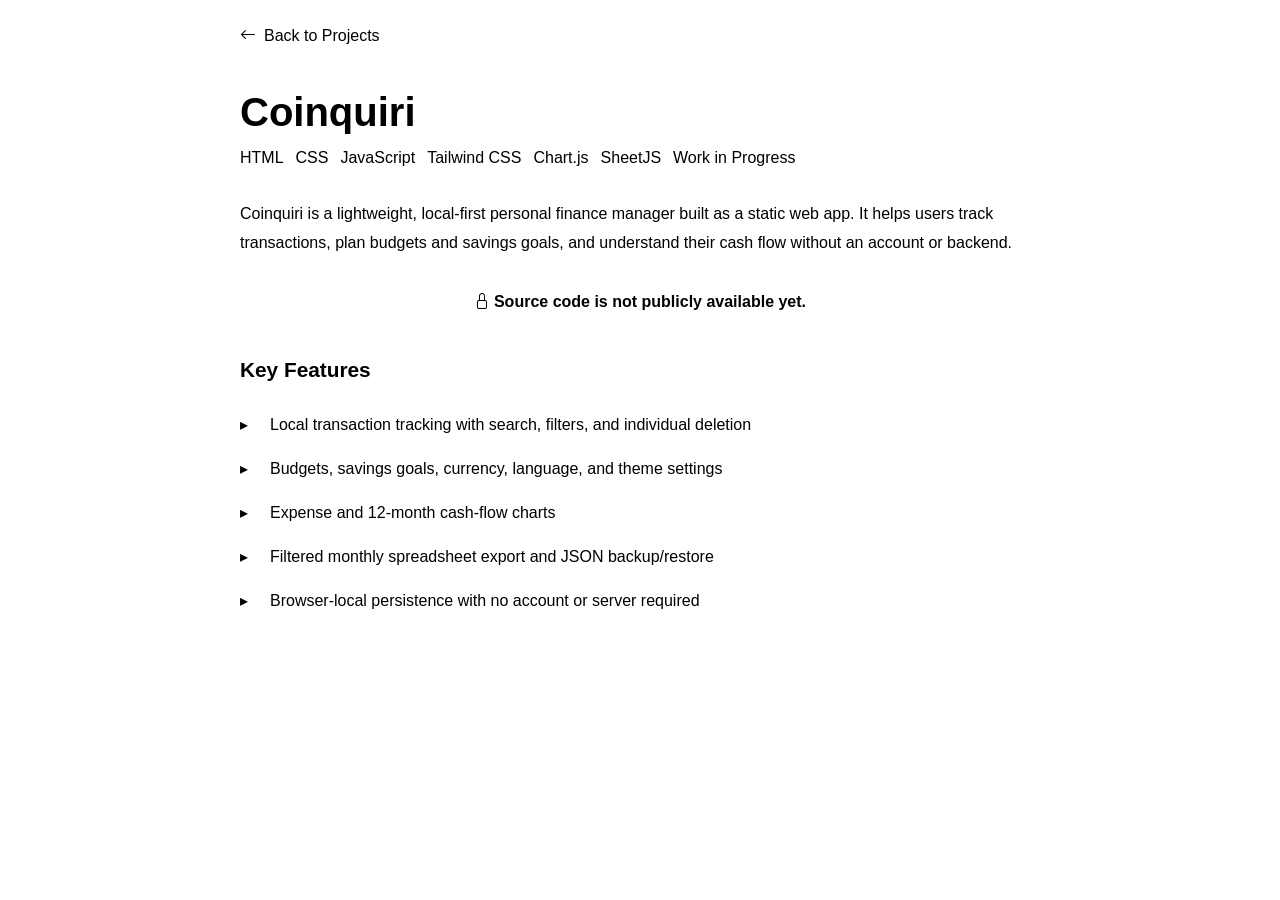
<file: pages/projects/coinquiri.html>
<!DOCTYPE html>
<html lang="en">

<head>
  <meta charset="utf-8">
  <meta name="viewport" content="width=device-width, initial-scale=1">
  <title>Coinquiri - Snywy</title>
  <link rel="stylesheet" href="https://cdn.jsdelivr.net/npm/bootstrap@5.3.8/dist/css/bootstrap.min.css"
    integrity="sha384-sRIlFvYILFvY47J16cr9ZwB07vP4J8+LH7qKQnuqkuIAvNWLzeN8tE5YBujZqJLB" crossorigin="anonymous">
  <link rel="stylesheet" href="https://cdn.jsdelivr.net/npm/bootstrap-icons@1.13.1/font/bootstrap-icons.min.css">
  <link rel="stylesheet" href="../../styles.css">
  <style>
    .project-detail {
      max-width: 800px;
      margin: 0 auto;
      animation: fadeIn 0.8s ease-out;
    }

    .back-btn {
      display: inline-flex;
      align-items: center;
      gap: 8px;
      color: rgba(var(--text-rgb), 0.7);
      text-decoration: none;
      margin-bottom: 30px;
      transition: all 0.3s ease;
    }

    .back-btn:hover {
      color: var(--text-primary);
      transform: translateX(-5px);
    }

    .project-detail h1 {
      font-size: 2.5rem;
      margin-bottom: 10px;
    }

    .project-meta-detail {
      display: flex;
      gap: 12px;
      margin-bottom: 30px;
      flex-wrap: wrap;
    }

    .project-detail p {
      line-height: 1.8;
      color: rgba(var(--text-rgb), 0.85);
    }

    .features-list {
      list-style: none;
      padding: 0;
      margin: 20px 0;
    }

    .features-list li {
      padding: 10px 0 10px 30px;
      color: rgba(var(--text-rgb), 0.8);
      position: relative;
    }

    .features-list li::before {
      content: "▸";
      position: absolute;
      left: 0;
      color: rgba(var(--text-rgb), 0.5);
    }

    .status-banner {
      background: rgba(var(--text-rgb), 0.07);
      padding: 14px 18px;
      border-radius: 6px;
      margin: 18px 0;
      text-align: center;
      font-weight: 600;
      color: rgba(var(--text-rgb), 0.95);
    }

    .section-title {
      font-size: 1.3rem;
      font-weight: 700;
      margin-top: 30px;
      margin-bottom: 15px;
    }
  </style>
</head>

<body class="d-flex flex-column min-vh-100" data-i18n-title="coinquiriTitle"
  style="background-color: var(--bg-primary); color: var(--text-primary);">

  <main class="container px-3 flex-grow-1 py-4">
    <div class="project-detail">
      <a href="#" onclick="parent.navigateTo('projects'); return false;" class="back-btn">
        <i class="bi bi-arrow-left"></i> <span data-i18n="projectBack">Back to Projects</span>
      </a>

      <h1>Coinquiri</h1>
      <div class="project-meta-detail">
        <span class="project-tag">HTML</span>
        <span class="project-tag">CSS</span>
        <span class="project-tag">JavaScript</span>
        <span class="project-tag">Tailwind CSS</span>
        <span class="project-tag">Chart.js</span>
        <span class="project-tag">SheetJS</span>
        <span class="status-badge status-wip" data-i18n="statusWip">Work in Progress</span>
      </div>

      <p data-i18n="coinquiriIntro">
        Coinquiri is a lightweight, local-first personal finance manager built as a static web app. It helps users track
        transactions, plan budgets and savings goals, and understand their cash flow without an account or backend.
      </p>

      <div class="status-banner" data-i18n="coinquiriStatus" data-i18n-html>
        <i class="bi bi-lock me-1"></i>Source code is not publicly available yet.
      </div>

      <h2 class="section-title" data-i18n="coinquiriFeatures">Key Features</h2>
      <ul class="features-list">
        <li data-i18n="coinquiriFeature1">Local transaction tracking with search, filters, and individual deletion</li>
        <li data-i18n="coinquiriFeature2">Budgets, savings goals, currency, language, and theme settings</li>
        <li data-i18n="coinquiriFeature3">Expense and 12-month cash-flow charts</li>
        <li data-i18n="coinquiriFeature4">Filtered monthly spreadsheet export and JSON backup/restore</li>
        <li data-i18n="coinquiriFeature5">Browser-local persistence with no account or server required</li>
      </ul>
    </div>
  </main>

  <script src="../../lang.js"></script>
  <script>
    const pageTranslations = {
      en: {
        coinquiriTitle: 'Coinquiri - Snywy',
        projectBack: 'Back to Projects',
        statusWip: 'Work in Progress',
        coinquiriIntro: 'Coinquiri is a lightweight, local-first personal finance manager built as a static web app. It helps users track transactions, plan budgets and savings goals, and understand their cash flow without an account or backend.',
        coinquiriStatus: '<i class="bi bi-lock me-1"></i>Source code is not publicly available yet.',
        coinquiriFeatures: 'Key Features',
        coinquiriFeature1: 'Local transaction tracking with search, filters, and individual deletion',
        coinquiriFeature2: 'Budgets, savings goals, currency, language, and theme settings',
        coinquiriFeature3: 'Expense and 12-month cash-flow charts',
        coinquiriFeature4: 'Filtered monthly spreadsheet export and JSON backup/restore',
        coinquiriFeature5: 'Browser-local persistence with no account or server required'
      },
      pt: {
        coinquiriTitle: 'Coinquiri - Snywy',
        projectBack: 'Voltar para Projetos',
        statusWip: 'Em andamento',
        coinquiriIntro: 'Coinquiri é um gerenciador leve e local-first de finanças pessoais, criado como um app web estático. Ele ajuda a acompanhar transações, planejar orçamentos e metas de economia e entender o fluxo de caixa sem conta ou backend.',
        coinquiriStatus: '<i class="bi bi-lock me-1"></i>O código-fonte ainda não está disponível publicamente.',
        coinquiriFeatures: 'Recursos Principais',
        coinquiriFeature1: 'Controle local de transações com busca, filtros e exclusão individual',
        coinquiriFeature2: 'Configurações de orçamentos, metas de economia, moeda, idioma e tema',
        coinquiriFeature3: 'Gráficos de despesas e fluxo de caixa de 12 meses',
        coinquiriFeature4: 'Exportação mensal filtrada para planilhas e backup/restauração em JSON',
        coinquiriFeature5: 'Persistência local no navegador sem necessidade de conta ou servidor'
      },
      es: {
        coinquiriTitle: 'Coinquiri - Snywy',
        projectBack: 'Volver a Proyectos',
        statusWip: 'En progreso',
        coinquiriIntro: 'Coinquiri es un gestor ligero y local-first de finanzas personales creado como una app web estática. Ayuda a registrar transacciones, planificar presupuestos y metas de ahorro y entender el flujo de caja sin cuenta ni backend.',
        coinquiriStatus: '<i class="bi bi-lock me-1"></i>El código fuente aún no está disponible públicamente.',
        coinquiriFeatures: 'Funciones clave',
        coinquiriFeature1: 'Seguimiento local de transacciones con búsqueda, filtros y eliminación individual',
        coinquiriFeature2: 'Configuración de presupuestos, metas de ahorro, moneda, idioma y tema',
        coinquiriFeature3: 'Gráficos de gastos y flujo de caja de 12 meses',
        coinquiriFeature4: 'Exportación mensual filtrada a hojas de cálculo y copia de seguridad/restauración en JSON',
        coinquiriFeature5: 'Persistencia local del navegador sin necesidad de cuenta ni servidor'
      }
    };

    function applyLanguageFromParent(language) {
      window.PortfolioLanguage.applyTranslations(pageTranslations, language);
    }

    window.applyLanguageFromParent = applyLanguageFromParent;
    window.PortfolioLanguage.initPageLanguage(pageTranslations);
  </script>

</body>

</html>
</file>
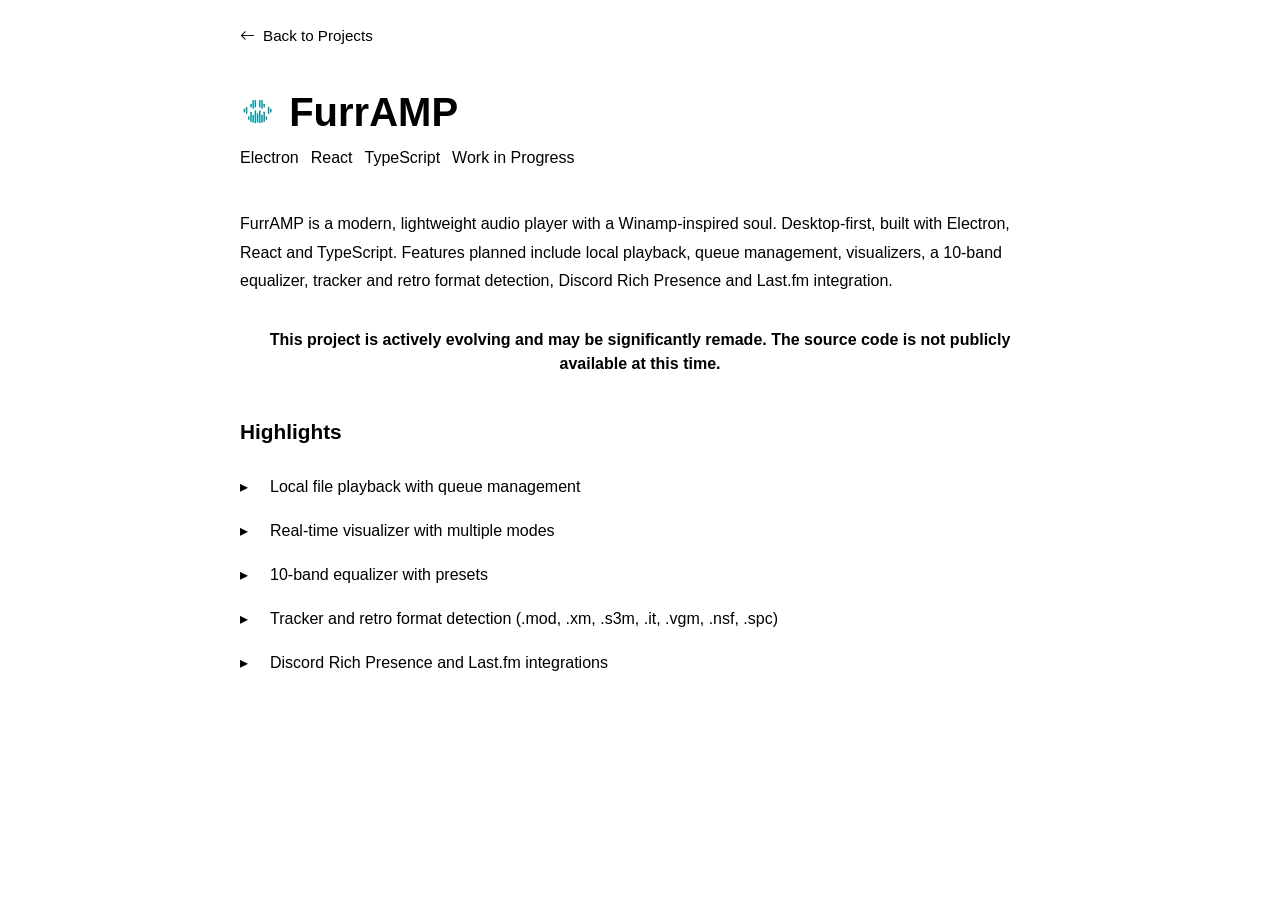
<file: pages/projects/furramp.html>
<!DOCTYPE html>
<html lang="en">

<head>
  <meta charset="utf-8">
  <meta name="viewport" content="width=device-width, initial-scale=1">
  <title>FurrAMP - Snywy</title>
  <link rel="preconnect" href="https://fonts.googleapis.com">
  <link rel="preconnect" href="https://fonts.gstatic.com" crossorigin>
  <link href="https://cdn.jsdelivr.net/npm/bootstrap@5.3.8/dist/css/bootstrap.min.css" rel="stylesheet"
    integrity="sha384-sRIl4kxILFvY47J16cr9ZwB07vP4J8+LH7qKQnuqkuIAvNWLzeN8tE5YBujZqJLB" crossorigin="anonymous">
  <link rel="stylesheet" href="https://cdn.jsdelivr.net/npm/bootstrap-icons@1.13.1/font/bootstrap-icons.min.css">
  <link rel="stylesheet" href="../../styles.css">
  <style>
    .back-btn {
      display: inline-flex;
      align-items: center;
      gap: 8px;
      color: rgba(var(--text-rgb), 0.7);
      text-decoration: none;
      margin-bottom: 30px;
      font-size: 0.95rem;
      transition: all 0.3s ease;
    }

    .back-btn:hover {
      color: var(--text-primary);
      transform: translateX(-5px);
    }

    .project-detail {
      max-width: 800px;
      margin: 0 auto;
      animation: fadeIn 0.8s ease-out;
    }

    .project-header-detail {
      margin-bottom: 40px;
    }

    .project-detail h1 {
      font-size: 2.5rem;
      margin-bottom: 10px;
    }

    .project-title-with-icon {
      display: flex;
      align-items: center;
      gap: 14px;
      flex-wrap: wrap;
    }

    .project-icon {
      flex: 0 0 auto;
      width: 2.2rem;
      height: 2.2rem;
      display: inline-flex;
      align-items: center;
      justify-content: center;
    }

    .project-icon svg {
      width: 100%;
      height: 100%;
      display: block;
    }

    .project-meta-detail {
      display: flex;
      gap: 12px;
      margin-bottom: 20px;
      flex-wrap: wrap;
    }

    .section-title {
      font-size: 1.3rem;
      font-weight: 700;
      margin-top: 30px;
      margin-bottom: 15px;
      color: var(--text-primary);
    }

    .project-detail p {
      line-height: 1.8;
      color: rgba(var(--text-rgb), 0.85);
      margin-bottom: 15px;
    }

    .features-list {
      list-style: none;
      padding: 0;
      margin: 20px 0;
    }

    .features-list li {
      padding: 10px 0;
      padding-left: 30px;
      color: rgba(var(--text-rgb), 0.8);
      position: relative;
    }

    .features-list li:before {
      content: "▸";
      position: absolute;
      left: 0;
      color: rgba(var(--text-rgb), 0.5);
    }

    .highlight-box {
      background: rgba(var(--text-rgb), 0.05);
      border-left: 3px solid rgba(var(--text-rgb), 0.3);
      padding: 20px;
      border-radius: 4px;
      margin: 20px 0;
    }

    .project-cta,
    .cta-actions {
      margin-top: 28px;
      padding-top: 20px;
      border-top: 1px solid rgba(var(--text-rgb), 0.12);
      display: flex;
      justify-content: center;
      gap: 12px;
      flex-wrap: wrap;
    }

    .cta-actions .custom-btn {
      display: inline-flex;
      align-items: center;
      justify-content: center;
      gap: 8px;
      border-radius: 6px;
      text-decoration: none;
    }

    .download-btn {
      background: #3ea05a;
      border-color: #3ea05a;
      color: #ffffff;
    }

    .download-btn:disabled,
    .download-btn[aria-disabled="true"] {
      opacity: 0.45;
      cursor: not-allowed;
      pointer-events: none;
      box-shadow: none;
    }

    .github-btn {
      background: #24292e;
      border-color: #24292e;
      color: #ffffff;
    }

    .github-btn:disabled,
    .github-btn[aria-disabled="true"] {
      opacity: 0.45;
      cursor: not-allowed;
      pointer-events: none;
      box-shadow: none;
    }

    .status-banner {
      background: rgba(var(--text-rgb), 0.07);
      padding: 14px 18px;
      border-radius: 6px;
      margin: 18px 0;
      text-align: center;
      font-weight: 600;
      color: rgba(var(--text-rgb), 0.95);
    }
  </style>
</head>

<body class="d-flex flex-column min-vh-100" data-i18n-title="furrampTitle"
  style="background-color: var(--bg-primary); color: var(--text-primary);">

  <main class="container px-3 flex-grow-1 py-4">
    <div class="project-detail">
      <a href="#" onclick="parent.navigateTo('projects'); return false;" class="back-btn">
        <i class="bi bi-arrow-left"></i> <span data-i18n="projectBack">Back to Projects</span>
      </a>

      <div class="project-header-detail">
        <h1 class="project-title-with-icon">
          <span class="project-icon" aria-hidden="true">
            <!-- Inline SVG logo for FurrAMP -->
            <svg width="96" height="95" viewBox="0 0 96 95" version="1.1" xmlns="http://www.w3.org/2000/svg">
              <g transform="matrix(1,0,0,1,0,-2)">
                <path
                  d="M14,43.2L14,50.8C14,51.462 13.462,52 12.8,52L11.2,52C10.538,52 10,51.462 10,50.8L10,43.2C10,42.538 10.538,42 11.2,42L12.8,42C13.462,42 14,42.538 14,43.2Z"
                  style="fill:rgb(0,147,162);" />
                <path
                  d="M20,37.2L20,54.8C20,55.462 19.462,56 18.8,56L17.2,56C16.538,56 16,55.462 16,54.8L16,37.2C16,36.538 16.538,36 17.2,36L18.8,36C19.462,36 20,36.538 20,37.2Z"
                  style="fill:rgb(0,147,162);" />
                <path
                  d="M32,29.2L32,36.8C32,37.462 31.462,38 30.8,38L29.2,38C28.538,38 28,37.462 28,36.8L28,29.2C28,28.538 28.538,28 29.2,28L30.8,28C31.462,28 32,28.538 32,29.2Z"
                  style="fill:rgb(0,147,162);" />
                <path
                  d="M38,19.2L38,40.8C38,41.462 37.462,42 36.8,42L35.2,42C34.538,42 34,41.462 34,40.8L34,19.2C34,18.538 34.538,18 35.2,18L36.8,18C37.462,18 38,18.538 38,19.2Z"
                  style="fill:rgb(0,147,162);" />
                <path
                  d="M44,19.2L44,36.8C44,37.462 43.462,38 42.8,38L41.2,38C40.538,38 40,37.462 40,36.8L40,19.2C40,18.538 40.538,18 41.2,18L42.8,18C43.462,18 44,18.538 44,19.2Z"
                  style="fill:rgb(0,147,162);" />
                <path
                  d="M56,19.2L56,36.8C56,37.462 55.462,38 54.8,38L53.2,38C52.538,38 52,37.462 52,36.8L52,19.2C52,18.538 52.538,18 53.2,18L54.8,18C55.462,18 56,18.538 56,19.2Z"
                  style="fill:rgb(0,147,162);" />
                <path
                  d="M62,19.2L62,40.8C62,41.462 61.462,42 60.8,42L59.2,42C58.538,42 58,41.462 58,40.8L58,19.2C58,18.538 58.538,18 59.2,18L60.8,18C61.462,18 62,18.538 62,19.2Z"
                  style="fill:rgb(0,147,162);" />
                <path
                  d="M68,29.2L68,36.8C68,37.462 67.462,38 66.8,38L65.2,38C64.538,38 64,37.462 64,36.8L64,29.2C64,28.538 64.538,28 65.2,28L66.8,28C67.462,28 68,28.538 68,29.2Z"
                  style="fill:rgb(0,147,162);" />
                <path
                  d="M80,37.2L80,54.8C80,55.462 79.462,56 78.8,56L77.2,56C76.538,56 76,55.462 76,54.8L76,37.2C76,36.538 76.538,36 77.2,36L78.8,36C79.462,36 80,36.538 80,37.2Z"
                  style="fill:rgb(0,147,162);" />
                <path
                  d="M86,43.2L86,50.8C86,51.462 85.462,52 84.8,52L83.2,52C82.538,52 82,51.462 82,50.8L82,43.2C82,42.538 82.538,42 83.2,42L84.8,42C85.462,42 86,42.538 86,43.2Z"
                  style="fill:rgb(0,147,162);" />
                <path
                  d="M26,63.2L26,70.8C26,71.462 25.462,72 24.8,72L23.2,72C22.538,72 22,71.462 22,70.8L22,63.2C22,62.538 22.538,62 23.2,62L24.8,62C25.462,62 26,62.538 26,63.2Z"
                  style="fill:rgb(0,147,162);" />
                <path
                  d="M32,51.2L32,76.8C32,77.462 31.462,78 30.8,78L29.2,78C28.538,78 28,77.462 28,76.8L28,51.2C28,50.538 28.538,50 29.2,50L30.8,50C31.462,50 32,50.538 32,51.2Z"
                  style="fill:rgb(0,147,162);" />
                <path
                  d="M38,59.2L38,78.8C38,79.462 37.462,80 36.8,80L35.2,80C34.538,80 34,79.462 34,78.8L34,59.2C34,58.538 34.538,58 35.2,58L36.8,58C37.462,58 38,58.538 38,59.2Z"
                  style="fill:rgb(0,147,162);" />
                <path
                  d="M44,47.2L44,79.8C44,80.462 43.462,81 42.8,81L41.2,81C40.538,81 40,80.462 40,79.8L40,47.2C40,46.538 40.538,46 41.2,46L42.8,46C43.462,46 44,46.538 44,47.2Z"
                  style="fill:rgb(0,147,162);" />
                <path
                  d="M50,55.2L50,77.8C50,78.462 49.462,79 48.8,79L47.2,79C46.538,79 46,78.462 46,77.8L46,55.2C46,54.538 46.538,54 47.2,54L48.8,54C49.462,54 50,54.538 50,55.2Z"
                  style="fill:rgb(0,147,162);" />
                <path
                  d="M56,47.2L56,79.8C56,80.462 55.462,81 54.8,81L53.2,81C52.538,81 52,80.462 52,79.8L52,47.2C52,46.538 52.538,46 53.2,46L54.8,46C55.462,46 56,46.538 56,47.2Z"
                  style="fill:rgb(0,147,162);" />
                <path
                  d="M62,59.2L62,78.8C62,79.462 61.462,80 60.8,80L59.2,80C58.538,80 58,79.462 58,78.8L58,59.2C58,58.538 58.538,58 59.2,58L60.8,58C61.462,58 62,58.538 62,59.2Z"
                  style="fill:rgb(0,147,162);" />
                <path
                  d="M68,51.2L68,76.8C68,77.462 67.462,78 66.8,78L65.2,78C64.538,78 64,77.462 64,76.8L64,51.2C64,50.538 64.538,50 65.2,50L66.8,50C67.462,50 68,50.538 68,51.2Z"
                  style="fill:rgb(0,147,162);" />
                <path
                  d="M74,63.2L74,70.8C74,71.462 73.462,72 72.8,72L71.2,72C70.538,72 70,71.462 70,70.8L70,63.2C70,62.538 70.538,62 71.2,62L72.8,62C73.462,62 74,62.538 74,63.2Z"
                  style="fill:rgb(0,147,162);" />
              </g>
            </svg>
          </span>
          <span>FurrAMP</span>
        </h1>
        <div class="project-meta-detail">
          <span class="project-tag">Electron</span>
          <span class="project-tag">React</span>
          <span class="project-tag">TypeScript</span>
          <span class="status-badge status-wip">Work in Progress</span>
        </div>
      </div>

      <p data-i18n="furrampIntro">
        FurrAMP is a modern, lightweight audio player with a Winamp-inspired soul. Desktop-first, built with Electron,
        React and TypeScript. Features planned include local playback, queue management, visualizers, a 10-band
        equalizer, tracker and retro format detection, Discord Rich Presence and Last.fm integration.
      </p>

      <div class="wip-notice status-banner" data-i18n="furrampWipNotice" data-i18n-html>
        This project is actively evolving and may be significantly remade. The source code is not publicly available at
        this time.
      </div>

      <h2 class="section-title" data-i18n="furrampHighlights">Highlights</h2>
      <ul class="features-list">
        <li data-i18n="furrampFeat1">Local file playback with queue management</li>
        <li data-i18n="furrampFeat2">Real-time visualizer with multiple modes</li>
        <li data-i18n="furrampFeat3">10-band equalizer with presets</li>
        <li data-i18n="furrampFeat4">Tracker and retro format detection (.mod, .xm, .s3m, .it, .vgm, .nsf, .spc)</li>
        <li data-i18n="furrampFeat5">Discord Rich Presence and Last.fm integrations</li>
      </ul>

      <!-- Quick Start, Format Support, and License removed per request -->


    </div>
  </main>

  <script src="../../lang.js"></script>
  <script>
    const pageTranslations = {
      en: {
        projectBack: 'Back to Projects',
        furrampTitle: 'FurrAMP - Snywy',
        furrampIntro: 'FurrAMP is a modern, lightweight audio player with a Winamp-inspired soul. Desktop-first, built with Electron, React and TypeScript. Features planned include local playback, queue management, visualizers, a 10-band equalizer, tracker and retro format detection, Discord Rich Presence and Last.fm integration.',
        furrampWipNotice: 'This project is actively evolving and may be significantly remade. The source code is not publicly available at this time.',
        furrampHighlights: 'Highlights',
        furrampFeat1: 'Local file playback with queue management',
        furrampFeat2: 'Real-time visualizer with multiple modes',
        furrampFeat3: '10-band equalizer with presets',
        furrampFeat4: 'Tracker and retro format detection (.mod, .xm, .s3m, .it, .vgm, .nsf, .spc)',
        furrampFeat5: 'Discord Rich Presence and Last.fm integrations',
        /* Quick Start, Format Support, and License removed */
      },
      pt: {
        projectBack: 'Voltar para Projetos',
        furrampTitle: 'FurrAMP - Snywy',
        furrampIntro: 'FurrAMP é um reprodutor de áudio moderno e leve com alma inspirada no Winamp. Prioriza desktop, construído com Electron, React e TypeScript. Recursos planejados incluem reprodução local, gerenciamento de fila, visualizadores, equalizador de 10 bandas, detecção de trackers e formatos retrô, Discord Rich Presence e integração com Last.fm.',
        furrampWipNotice: 'Este projeto está em evolução e pode ser totalmente refeito. O código-fonte não está disponível publicamente no momento.',
        furrampHighlights: 'Destaques',
        furrampFeat1: 'Reprodução de arquivos locais com gerenciamento de fila',
        furrampFeat2: 'Visualizador em tempo real com múltiplos modos',
        furrampFeat3: 'Equalizador de 10 bandas com presets',
        furrampFeat4: 'Detecção de trackers e formatos retrô (.mod, .xm, .s3m, .it, .vgm, .nsf, .spc)',
        furrampFeat5: 'Integrações com Discord Rich Presence e Last.fm',
        /* Quick Start, Format Support, and License removed */
      },
      es: {
        projectBack: 'Volver a Proyectos',
        furrampTitle: 'FurrAMP - Snywy',
        furrampIntro: 'FurrAMP es un reproductor de audio moderno y ligero con alma inspirada en Winamp. Enfocado en escritorio, construido con Electron, React y TypeScript. Las características planificadas incluyen reproducción local, gestión de cola, visualizadores, un ecualizador de 10 bandas, detección de trackers y formatos retro, Discord Rich Presence e integración con Last.fm.',
        furrampWipNotice: 'Este proyecto está en evolución y puede ser rehecho significativamente. El código fuente no está disponible públicamente en este momento.',
        furrampHighlights: 'Puntos destacados',
        furrampFeat1: 'Reproducción de archivos locales con gestión de cola',
        furrampFeat2: 'Visualizador en tiempo real con múltiples modos',
        furrampFeat3: 'Ecualizador de 10 bandas con presets',
        furrampFeat4: 'Detección de trackers y formatos retro (.mod, .xm, .s3m, .it, .vgm, .nsf, .spc)',
        furrampFeat5: 'Integraciones con Discord Rich Presence y Last.fm',
        /* Quick Start, Format Support, and License removed */
      }
    };

    function applyLanguageFromParent(language) {
      window.PortfolioLanguage.applyTranslations(pageTranslations, language);
    }

    window.applyLanguageFromParent = applyLanguageFromParent;
    window.PortfolioLanguage.initPageLanguage(pageTranslations);
  </script>

</body>

</html>
</file>
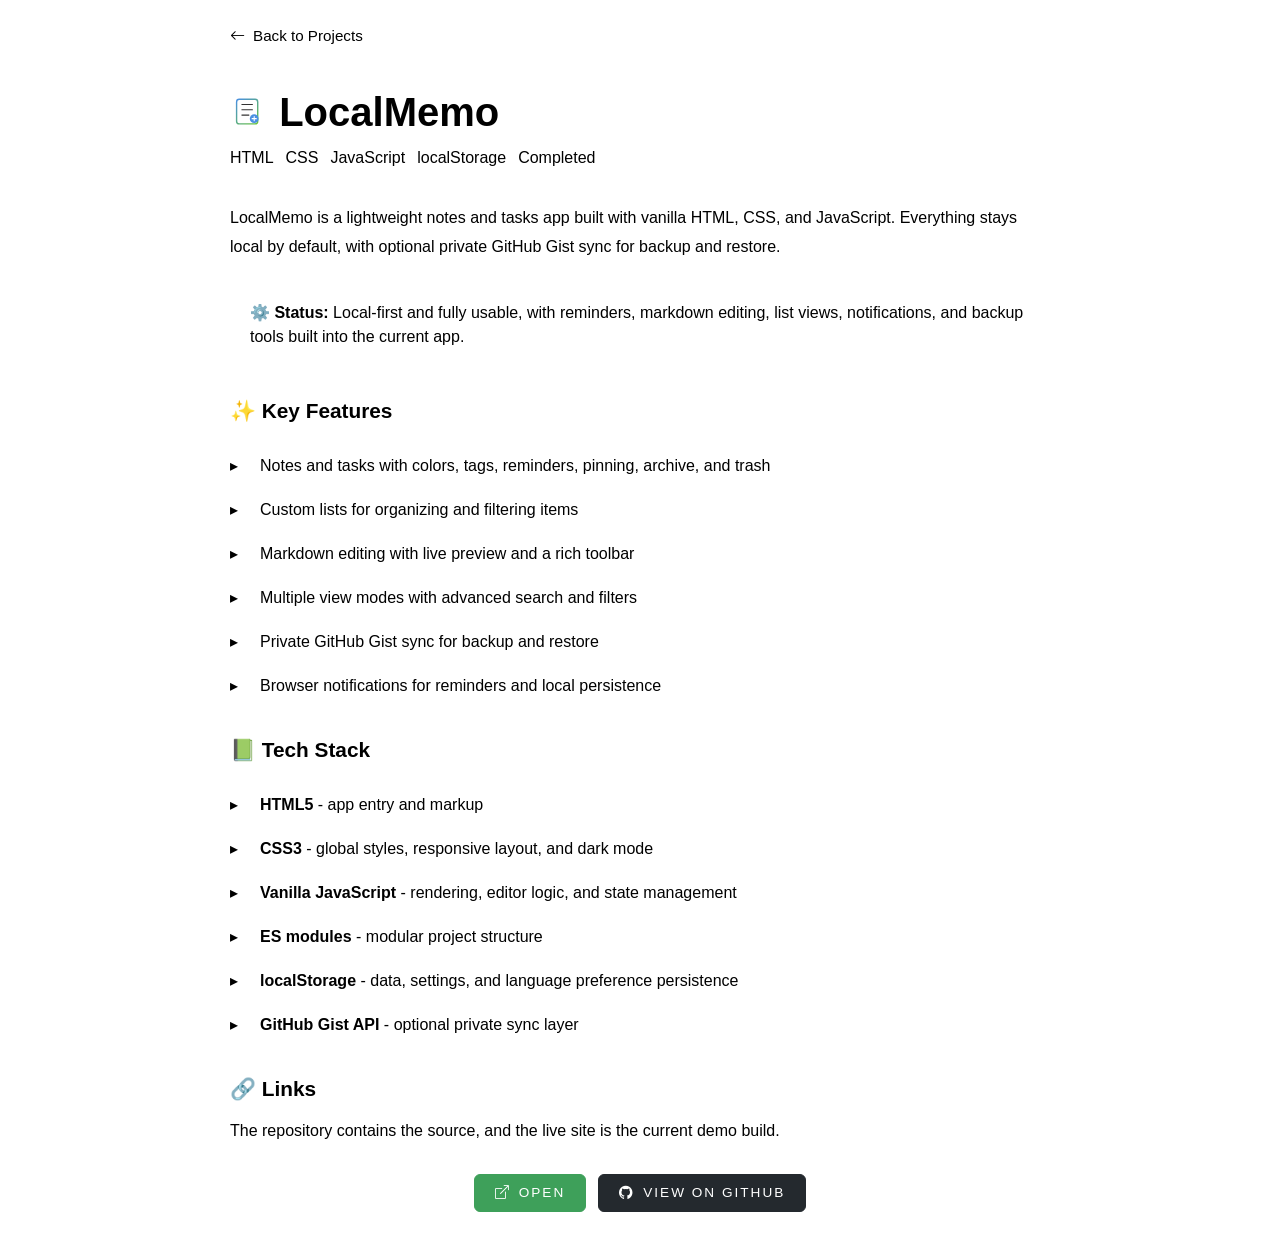
<file: pages/projects/localmemo.html>
<!DOCTYPE html>
<html lang="en">

<head>
  <meta charset="utf-8">
  <meta name="viewport" content="width=device-width, initial-scale=1">
  <title>LocalMemo - Snywy</title>
  <link rel="preconnect" href="https://fonts.googleapis.com">
  <link rel="preconnect" href="https://fonts.gstatic.com" crossorigin>
  <link href="https://cdn.jsdelivr.net/npm/bootstrap@5.3.8/dist/css/bootstrap.min.css" rel="stylesheet"
    integrity="sha384-sRIl4kxILFvY47J16cr9ZwB07vP4J8+LH7qKQnuqkuIAvNWLzeN8tE5YBujZqJLB" crossorigin="anonymous">
  <link rel="stylesheet" href="https://cdn.jsdelivr.net/npm/bootstrap-icons@1.13.1/font/bootstrap-icons.min.css">
  <link rel="stylesheet" href="../../styles.css">
  <style>
    .back-btn {
      display: inline-flex;
      align-items: center;
      gap: 8px;
      color: rgba(var(--text-rgb), 0.7);
      text-decoration: none;
      margin-bottom: 30px;
      font-size: 0.95rem;
      transition: all 0.3s ease;
    }

    .back-btn:hover {
      color: var(--text-primary);
      transform: translateX(-5px);
    }

    .project-detail {
      max-width: 820px;
      margin: 0 auto;
      animation: fadeIn 0.8s ease-out;
    }

    .project-header-detail {
      margin-bottom: 34px;
    }

    .project-detail h1 {
      font-size: 2.5rem;
      margin-bottom: 10px;
    }

    .project-title-with-icon {
      display: flex;
      align-items: center;
      gap: 14px;
      flex-wrap: wrap;
    }

    .project-icon {
      flex: 0 0 auto;
      width: 2.2rem;
      height: 2.2rem;
      display: inline-flex;
      align-items: center;
      justify-content: center;
    }

    .project-icon svg {
      width: 100%;
      height: 100%;
      display: block;
    }

    .project-meta-detail {
      display: flex;
      gap: 12px;
      margin-bottom: 20px;
      flex-wrap: wrap;
    }

    .section-title {
      font-size: 1.3rem;
      font-weight: 700;
      margin-top: 30px;
      margin-bottom: 15px;
      color: var(--text-primary);
    }

    .project-detail p {
      line-height: 1.8;
      color: rgba(var(--text-rgb), 0.85);
      margin-bottom: 15px;
    }

    .features-list {
      list-style: none;
      padding: 0;
      margin: 20px 0;
    }

    .features-list li {
      padding: 10px 0;
      padding-left: 30px;
      color: rgba(var(--text-rgb), 0.8);
      position: relative;
    }

    .features-list li:before {
      content: "▸";
      position: absolute;
      left: 0;
      color: rgba(var(--text-rgb), 0.5);
    }

    .notice-box {
      background: rgba(var(--text-rgb), 0.05);
      border-left: 3px solid rgba(var(--text-rgb), 0.3);
      padding: 20px;
      border-radius: 4px;
      margin: 20px 0;
    }

    .cta-actions {
      display: flex;
      gap: 12px;
      flex-wrap: wrap;
      margin-top: 28px;
      justify-content: center;
    }

    .cta-actions .custom-btn {
      display: inline-flex;
      align-items: center;
      justify-content: center;
      gap: 8px;
      border-radius: 6px;
      text-decoration: none;
    }

    .repo-btn {
      background: #24292e;
      border-color: #24292e;
      color: #ffffff;
    }

    .repo-btn:hover {
      background: #1a1f24;
      border-color: #1a1f24;
      color: #ffffff;
      box-shadow: 0 6px 16px rgba(0, 0, 0, 0.3);
    }

    .live-btn {
      background: #3ea05a;
      border-color: #3ea05a;
      color: #ffffff;
    }

    .live-btn:hover {
      background: #32824a;
      border-color: #32824a;
      color: #ffffff;
      box-shadow: 0 6px 16px rgba(62, 160, 90, 0.35);
    }

    @media (max-width: 480px) {
      .cta-actions .custom-btn {
        width: min(100%, 320px);
      }
    }
  </style>
</head>

<body class="d-flex flex-column min-vh-100" data-i18n-title="localmemoTitle"
  style="background-color: var(--bg-primary); color: var(--text-primary);">

  <main class="container px-3 flex-grow-1 py-4">
    <div class="project-detail">
      <a href="#" onclick="parent.navigateTo('projects'); return false;" class="back-btn">
        <i class="bi bi-arrow-left"></i> <span data-i18n="projectBack">Back to Projects</span>
      </a>

      <div class="project-header-detail">
        <h1 class="project-title-with-icon">
          <span class="project-icon" aria-hidden="true">
            <svg width="100%" height="100%" viewBox="0 0 200 200" version="1.1" xmlns="http://www.w3.org/2000/svg"
              xml:space="preserve" style="fill-rule:evenodd;clip-rule:evenodd;">
              <g transform="matrix(1,0,0,1,-2.5,0)">
                <path
                  d="M160,45L160,155C160,163.279 153.279,170 145,170L55,170C46.721,170 40,163.279 40,155L40,45C40,36.721 46.721,30 55,30L145,30C153.279,30 160,36.721 160,45Z"
                  style="fill:white;stroke:url(#_Linear1);stroke-width:8px;" />
              </g>
              <g transform="matrix(1,0,0,1,-2.5,0)">
                <path d="M70,60L130,60M70,90L130,90M70,120L110,120"
                  style="fill-rule:nonzero;stroke:rgb(51,51,51);stroke-width:6px;stroke-linecap:round;" />
              </g>
              <g transform="matrix(1,0,0,1,-2.5,0)">
                <circle cx="140" cy="140" r="25" style="fill:rgb(74,144,226);" />
                <path d="M140,128L140,152M128,140L152,140"
                  style="fill-rule:nonzero;stroke:white;stroke-width:6px;stroke-linecap:round;" />
              </g>
              <defs>
                <linearGradient id="_Linear1" x1="0" y1="0" x2="1" y2="0" gradientUnits="userSpaceOnUse"
                  gradientTransform="matrix(120,140,-140,120,40,30)">
                  <stop offset="0" style="stop-color:rgb(74,144,226);stop-opacity:1" />
                  <stop offset="1" style="stop-color:rgb(103,194,58);stop-opacity:1" />
                </linearGradient>
              </defs>
            </svg>
          </span>
          <span>LocalMemo</span>
        </h1>
        <div class="project-meta-detail">
          <span class="project-tag" data-i18n="tagHtml">HTML</span>
          <span class="project-tag" data-i18n="tagCss">CSS</span>
          <span class="project-tag" data-i18n="tagJavaScript">JavaScript</span>
          <span class="project-tag" data-i18n="tagLocalStorage">localStorage</span>
          <span class="status-badge status-completed" data-i18n="statusCompleted">Completed</span>
        </div>
      </div>

      <p data-i18n="localmemoIntro">
        LocalMemo is a lightweight notes and tasks app built with vanilla HTML, CSS, and JavaScript. Everything stays
        local by default, with optional private GitHub Gist sync for backup and restore.
      </p>

      <div class="notice-box" data-i18n="localmemoStatusNotice" data-i18n-html>
        <strong>⚙️ Status:</strong> Local-first and fully usable, with reminders, markdown editing, list views,
        notifications, and backup tools.
      </div>

      <h2 class="section-title" data-i18n="localmemoFeatures">✨ Key Features</h2>
      <ul class="features-list">
        <li data-i18n="localmemoFeature1">Notes and tasks with colors, tags, reminders, pinning, archive, and trash</li>
        <li data-i18n="localmemoFeature2">Custom lists for organizing and filtering items</li>
        <li data-i18n="localmemoFeature3">Markdown editing with live preview and a rich toolbar</li>
        <li data-i18n="localmemoFeature4">Multiple view modes with advanced search and filters</li>
        <li data-i18n="localmemoFeature5">Private GitHub Gist sync for backup and restore</li>
        <li data-i18n="localmemoFeature6">Browser notifications for reminders and local persistence</li>
      </ul>

      <h2 class="section-title" data-i18n="localmemoTechStack">📗 Tech Stack</h2>
      <ul class="features-list">
        <li data-i18n="localmemoStack1" data-i18n-html><strong>HTML5</strong> - app entry and markup</li>
        <li data-i18n="localmemoStack2" data-i18n-html><strong>CSS3</strong> - global styles, responsive layout, and
          dark mode</li>
        <li data-i18n="localmemoStack3" data-i18n-html><strong>Vanilla JavaScript</strong> - rendering, editor logic,
          and state management</li>
        <li data-i18n="localmemoStack4" data-i18n-html><strong>ES modules</strong> - modular project structure</li>
        <li data-i18n="localmemoStack5" data-i18n-html><strong>localStorage</strong> - local persistence and settings
          storage</li>
        <li data-i18n="localmemoStack6" data-i18n-html><strong>GitHub Gist API</strong> - optional private sync layer
        </li>
      </ul>

      <h2 class="section-title" data-i18n="localmemoLinks">🔗 Links</h2>
      <p data-i18n="localmemoLinksIntro">
        The repository contains the source, and the live site is the current demo build.
      </p>

      <div class="cta-actions">
        <a href="https://realsnywy.github.io/LocalMemo/" class="btn custom-btn live-btn" target="_blank"
          rel="noopener noreferrer">
          <i class="bi bi-box-arrow-up-right"></i><span data-i18n="projectsOpen">Open</span>
        </a>
        <a href="https://github.com/realsnywy/LocalMemo" class="btn custom-btn repo-btn" target="_blank"
          rel="noopener noreferrer">
          <i class="bi bi-github"></i><span data-i18n="projectViewGitHub">View on GitHub</span>
        </a>
      </div>
    </div>
  </main>

  <script src="../../lang.js"></script>
  <script>
    const pageTranslations = {
      en: {
        localmemoTitle: 'LocalMemo - Snywy',
        projectBack: 'Back to Projects',
        statusCompleted: 'Completed',
        projectViewGitHub: 'View on GitHub',
        projectsOpen: 'Open',
        tagHtml: 'HTML',
        tagCss: 'CSS',
        tagJavaScript: 'JavaScript',
        tagLocalStorage: 'localStorage',
        localmemoIntro: 'LocalMemo is a lightweight notes and tasks app built with vanilla HTML, CSS, and JavaScript. Everything stays local by default, with optional private GitHub Gist sync for backup and restore.',
        localmemoStatusNotice: '<strong>⚙️ Status:</strong> Local-first and fully usable, with reminders, markdown editing, list views, notifications, and backup tools built into the current app.',
        localmemoFeatures: '✨ Key Features',
        localmemoFeature1: 'Notes and tasks with colors, tags, reminders, pinning, archive, and trash',
        localmemoFeature2: 'Custom lists for organizing and filtering items',
        localmemoFeature3: 'Markdown editing with live preview and a rich toolbar',
        localmemoFeature4: 'Multiple view modes with advanced search and filters',
        localmemoFeature5: 'Private GitHub Gist sync for backup and restore',
        localmemoFeature6: 'Browser notifications for reminders and local persistence',
        localmemoTechStack: '📗 Tech Stack',
        localmemoStack1: '<strong>HTML5</strong> - app entry and markup',
        localmemoStack2: '<strong>CSS3</strong> - global styles, responsive layout, and dark mode',
        localmemoStack3: '<strong>Vanilla JavaScript</strong> - rendering, editor logic, and state management',
        localmemoStack4: '<strong>ES modules</strong> - modular project structure',
        localmemoStack5: '<strong>localStorage</strong> - data, settings, and language preference persistence',
        localmemoStack6: '<strong>GitHub Gist API</strong> - optional private sync layer',
        localmemoLinks: '🔗 Links',
        localmemoLinksIntro: 'The repository contains the source, and the live site is the current demo build.'
      },
      pt: {
        localmemoTitle: 'LocalMemo - Snywy',
        projectBack: 'Voltar aos Projetos',
        statusCompleted: 'Concluído',
        projectViewGitHub: 'Ver no GitHub',
        projectsOpen: 'Abrir',
        tagHtml: 'HTML',
        tagCss: 'CSS',
        tagJavaScript: 'JavaScript',
        tagLocalStorage: 'localStorage',
        localmemoIntro: 'LocalMemo é um app leve de notas e tarefas feito com HTML, CSS e JavaScript puro. Tudo fica local por padrão, com sincronização privada opcional com GitHub Gist para backup e restauração.',
        localmemoStatusNotice: '<strong>⚙️ Status:</strong> Local-first e totalmente utilizável, com lembretes, edição Markdown, modos de visualização, notificações e ferramentas de backup integradas.',
        localmemoFeatures: '✨ Recursos Principais',
        localmemoFeature1: 'Notas e tarefas com cores, tags, lembretes, fixação, arquivo e lixeira',
        localmemoFeature2: 'Listas personalizadas para organizar e filtrar itens',
        localmemoFeature3: 'Edição Markdown com preview ao vivo e barra de ferramentas rica',
        localmemoFeature4: 'Vários modos de visualização com busca e filtros avançados',
        localmemoFeature5: 'Sincronização privada com GitHub Gist para backup e restauração',
        localmemoFeature6: 'Notificações do navegador para lembretes e persistência local',
        localmemoTechStack: '📗 Tecnologias',
        localmemoStack1: '<strong>HTML5</strong> - entrada e marcação do app',
        localmemoStack2: '<strong>CSS3</strong> - estilos globais, layout responsivo e modo escuro',
        localmemoStack3: '<strong>JavaScript puro</strong> - renderização, lógica do editor e gerenciamento de estado',
        localmemoStack4: '<strong>ES modules</strong> - estrutura modular do projeto',
        localmemoStack5: '<strong>localStorage</strong> - persistência de dados, configurações e idioma',
        localmemoStack6: '<strong>API do GitHub Gist</strong> - camada opcional de sincronização privada',
        localmemoLinks: '🔗 Links',
        localmemoLinksIntro: 'O repositório contém o código-fonte, e o site publicado é a build de demonstração atual.'
      },
      es: {
        localmemoTitle: 'LocalMemo - Snywy',
        projectBack: 'Volver a Proyectos',
        statusCompleted: 'Completado',
        projectViewGitHub: 'Ver en GitHub',
        projectsOpen: 'Abrir',
        tagHtml: 'HTML',
        tagCss: 'CSS',
        tagJavaScript: 'JavaScript',
        tagLocalStorage: 'localStorage',
        localmemoIntro: 'LocalMemo es una app ligera de notas y tareas construida con HTML, CSS y JavaScript puro. Todo se guarda localmente por defecto, con sincronización privada opcional con GitHub Gist para respaldo y restauración.',
        localmemoStatusNotice: '<strong>⚙️ Estado:</strong> Local-first y totalmente utilizable, con recordatorios, edición Markdown, vistas de lista, notificaciones y herramientas de copia de seguridad integradas en la app actual.',
        localmemoFeatures: '✨ Funciones clave',
        localmemoFeature1: 'Notas y tareas con colores, etiquetas, recordatorios, fijado, archivo y papelera',
        localmemoFeature2: 'Listas personalizadas para organizar y filtrar elementos',
        localmemoFeature3: 'Edición Markdown con vista previa en vivo y una barra de herramientas completa',
        localmemoFeature4: 'Varios modos de vista con búsqueda y filtros avanzados',
        localmemoFeature5: 'Sincronización privada con GitHub Gist para respaldo y restauración',
        localmemoFeature6: 'Notificaciones del navegador para recordatorios y persistencia local',
        localmemoTechStack: '📗 Tecnologías',
        localmemoStack1: '<strong>HTML5</strong> - entrada y marcado de la app',
        localmemoStack2: '<strong>CSS3</strong> - estilos globales, diseño responsivo y modo oscuro',
        localmemoStack3: '<strong>JavaScript puro</strong> - renderizado, lógica del editor y gestión de estado',
        localmemoStack4: '<strong>ES modules</strong> - estructura modular del proyecto',
        localmemoStack5: '<strong>localStorage</strong> - persistencia de datos, ajustes e idioma',
        localmemoStack6: '<strong>API de GitHub Gist</strong> - capa opcional de sincronización privada',
        localmemoLinks: '🔗 Enlaces',
        localmemoLinksIntro: 'El repositorio contiene el código fuente, y el sitio en vivo es la compilación de demostración actual.'
      }
    };

    function applyLanguageFromParent(language) {
      window.PortfolioLanguage.applyTranslations(pageTranslations, language);
    }

    window.applyLanguageFromParent = applyLanguageFromParent;
    window.PortfolioLanguage.initPageLanguage(pageTranslations);
  </script>

</body>

</html>
</file>
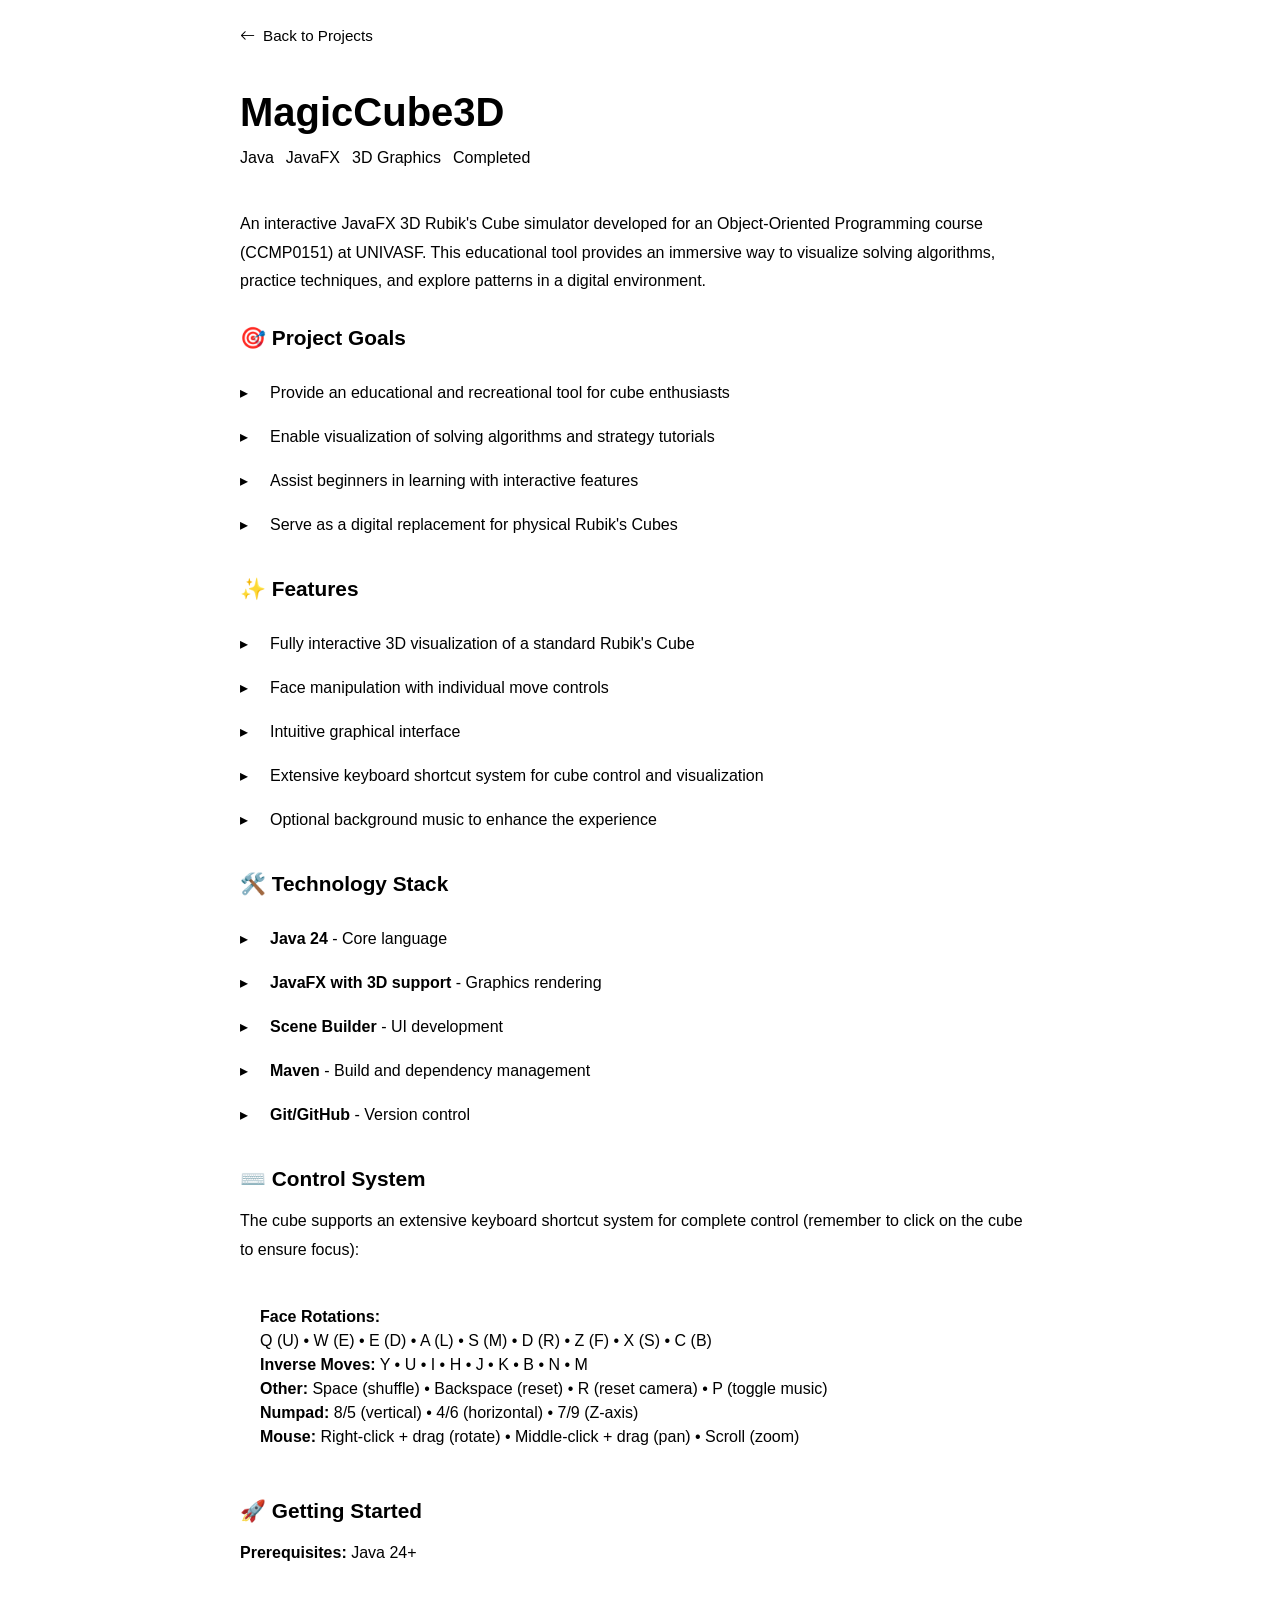
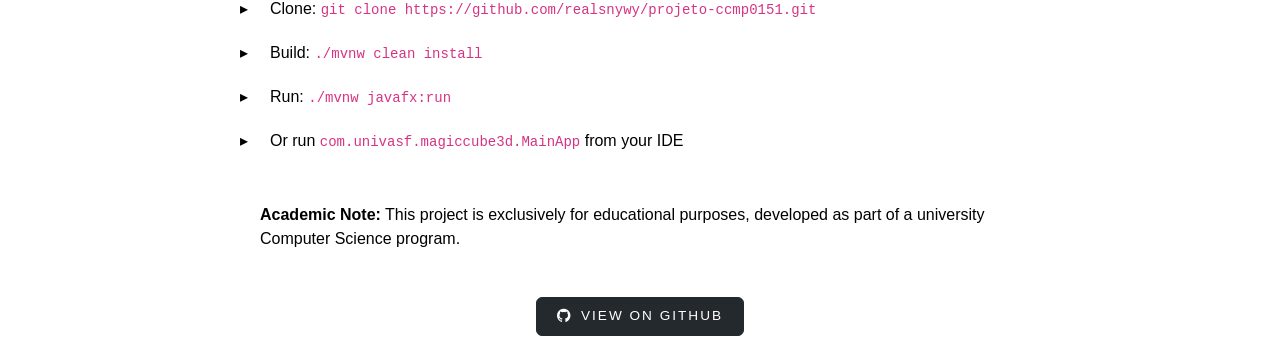
<file: pages/projects/magiccube3d.html>
﻿<!DOCTYPE html>
<html lang="en">

<head>
  <meta charset="utf-8">
  <meta name="viewport" content="width=device-width, initial-scale=1">
  <title>MagicCube3D - Snywy</title>
  <link rel="preconnect" href="https://fonts.googleapis.com">
  <link rel="preconnect" href="https://fonts.gstatic.com" crossorigin>
  <link href="https://cdn.jsdelivr.net/npm/bootstrap@5.3.8/dist/css/bootstrap.min.css" rel="stylesheet"
    integrity="sha384-sRIl4kxILFvY47J16cr9ZwB07vP4J8+LH7qKQnuqkuIAvNWLzeN8tE5YBujZqJLB" crossorigin="anonymous">
  <link rel="stylesheet" href="https://cdn.jsdelivr.net/npm/bootstrap-icons@1.13.1/font/bootstrap-icons.min.css">
  <link rel="stylesheet" href="../../styles.css">
  <style>
    .back-btn {
      display: inline-flex;
      align-items: center;
      gap: 8px;
      color: rgba(var(--text-rgb), 0.7);
      text-decoration: none;
      margin-bottom: 30px;
      font-size: 0.95rem;
      transition: all 0.3s ease;
    }

    .back-btn:hover {
      color: var(--text-primary);
      transform: translateX(-5px);
    }

    .project-detail {
      max-width: 800px;
      margin: 0 auto;
      animation: fadeIn 0.8s ease-out;
    }

    .project-header-detail {
      margin-bottom: 40px;
    }

    .project-detail h1 {
      font-size: 2.5rem;
      margin-bottom: 10px;
    }

    .project-meta-detail {
      display: flex;
      gap: 12px;
      margin-bottom: 20px;
      flex-wrap: wrap;
    }

    .section-title {
      font-size: 1.3rem;
      font-weight: 700;
      margin-top: 30px;
      margin-bottom: 15px;
      color: var(--text-primary);
    }

    .project-detail p {
      line-height: 1.8;
      color: rgba(var(--text-rgb), 0.85);
      margin-bottom: 15px;
    }

    .features-list {
      list-style: none;
      padding: 0;
      margin: 20px 0;
    }

    .features-list li {
      padding: 10px 0;
      padding-left: 30px;
      color: rgba(var(--text-rgb), 0.8);
      position: relative;
    }

    .features-list li:before {
      content: "▸";
      position: absolute;
      left: 0;
      color: rgba(var(--text-rgb), 0.5);
    }

    .highlight-box {
      background: rgba(var(--text-rgb), 0.05);
      border-left: 3px solid rgba(var(--text-rgb), 0.3);
      padding: 20px;
      border-radius: 4px;
      margin: 20px 0;
    }

    .project-cta {
      margin-top: 26px;
      display: flex;
      justify-content: center;
    }

    .project-cta .custom-btn {
      display: inline-flex;
      align-items: center;
      justify-content: center;
      gap: 8px;
      border-radius: 6px;
      text-decoration: none;
    }

    .github-btn {
      background: #24292e;
      border-color: #24292e;
      color: #ffffff;
    }

    .github-btn:hover {
      background: #1a1f24;
      border-color: #1a1f24;
      color: #ffffff;
      box-shadow: 0 6px 16px rgba(0, 0, 0, 0.3);
    }

    @media (max-width: 480px) {
      .project-cta .custom-btn {
        width: min(100%, 320px);
      }
    }
  </style>
</head>

<body class="d-flex flex-column min-vh-100" data-i18n-title="magicTitle"
  style="background-color: var(--bg-primary); color: var(--text-primary);">

  <main class="container px-3 flex-grow-1 py-4">
    <div class="project-detail">
      <a href="#" onclick="parent.navigateTo('projects'); return false;" class="back-btn">
        <i class="bi bi-arrow-left"></i> <span data-i18n="projectBack">Back to Projects</span>
      </a>

      <div class="project-header-detail">
        <h1>MagicCube3D</h1>
        <div class="project-meta-detail">
          <span class="project-tag" data-i18n="tagJava">Java</span>
          <span class="project-tag" data-i18n="tagJavafx">JavaFX</span>
          <span class="project-tag" data-i18n="tag3dGraphics">3D Graphics</span>
          <span class="status-badge status-completed" data-i18n="statusCompleted">Completed</span>
        </div>
      </div>

      <p data-i18n="magicIntro">
        An interactive JavaFX 3D Rubik's Cube simulator developed for an Object-Oriented Programming course
        (CCMP0151) at UNIVASF. This educational tool provides an immersive way to visualize solving algorithms,
        practice techniques, and explore patterns in a digital environment.
      </p>

      <h2 class="section-title" data-i18n="magicGoals">🎯 Project Goals</h2>
      <ul class="features-list">
        <li data-i18n="magicGoal1">Provide an educational and recreational tool for cube enthusiasts</li>
        <li data-i18n="magicGoal2">Enable visualization of solving algorithms and strategy tutorials</li>
        <li data-i18n="magicGoal3">Assist beginners in learning with interactive features</li>
        <li data-i18n="magicGoal4">Serve as a digital replacement for physical Rubik's Cubes</li>
      </ul>

      <h2 class="section-title" data-i18n="magicFeatures">✨ Features</h2>
      <ul class="features-list">
        <li data-i18n="magicFeature1">Fully interactive 3D visualization of a standard Rubik's Cube</li>
        <li data-i18n="magicFeature2">Face manipulation with individual move controls</li>
        <li data-i18n="magicFeature3">Intuitive graphical interface</li>
        <li data-i18n="magicFeature4">Extensive keyboard shortcut system for cube control and visualization</li>
        <li data-i18n="magicFeature5">Optional background music to enhance the experience</li>
      </ul>

      <h2 class="section-title" data-i18n="magicStack">🛠️ Technology Stack</h2>
      <ul class="features-list">
        <li data-i18n="magicStack1" data-i18n-html><strong>Java 24</strong> - Core language</li>
        <li data-i18n="magicStack2" data-i18n-html><strong>JavaFX with 3D support</strong> - Graphics rendering</li>
        <li data-i18n="magicStack3" data-i18n-html><strong>Scene Builder</strong> - UI development</li>
        <li data-i18n="magicStack4" data-i18n-html><strong>Maven</strong> - Build and dependency management</li>
        <li data-i18n="magicStack5" data-i18n-html><strong>Git/GitHub</strong> - Version control</li>
      </ul>

      <h2 class="section-title" data-i18n="magicControls">⌨️ Control System</h2>
      <p data-i18n="magicControlsIntro">The cube supports an extensive keyboard shortcut system for complete control
        (remember to click on the
        cube to ensure focus):</p>

      <div class="highlight-box">
        <strong>Face Rotations:</strong><br>
        Q (U) • W (E) • E (D) • A (L) • S (M) • D (R) • Z (F) • X (S) • C (B)<br>
        <strong>Inverse Moves:</strong> Y • U • I • H • J • K • B • N • M<br>
        <strong>Other:</strong> Space (shuffle) • Backspace (reset) • R (reset camera) • P (toggle music)<br>
        <strong>Numpad:</strong> 8/5 (vertical) • 4/6 (horizontal) • 7/9 (Z-axis)<br>
        <strong>Mouse:</strong> Right-click + drag (rotate) • Middle-click + drag (pan) • Scroll (zoom)
      </div>

      <h2 class="section-title" data-i18n="magicGettingStarted">🚀 Getting Started</h2>
      <p data-i18n="magicPrerequisites" data-i18n-html><strong>Prerequisites:</strong> Java 24+</p>

      <ol class="features-list" style="list-style: none; padding: 0;">
        <li style="padding-left: 30px;" data-i18n="magicStep1" data-i18n-html>Clone:
          <code>git clone https://github.com/realsnywy/projeto-ccmp0151.git</code>
        </li>
        <li style="padding-left: 30px;" data-i18n="magicStep2" data-i18n-html>Build: <code>./mvnw clean install</code>
        </li>
        <li style="padding-left: 30px;" data-i18n="magicStep3" data-i18n-html>Run: <code>./mvnw javafx:run</code></li>
        <li style="padding-left: 30px;" data-i18n="magicStep4" data-i18n-html>Or run
          <code>com.univasf.magiccube3d.MainApp</code> from your IDE
        </li>
      </ol>

      <div class="highlight-box" data-i18n="magicAcademicNote" data-i18n-html>
        <strong>Academic Note:</strong> This project is exclusively for educational purposes, developed as part
        of a university Computer Science program.
      </div>

      <div class="project-cta">
        <a href="https://github.com/realsnywy/projeto-ccmp0151" target="_blank" rel="noopener noreferrer"
          class="btn custom-btn github-btn">
          <i class="bi bi-github" aria-hidden="true"></i><span data-i18n="projectViewGitHub">View on GitHub</span>
        </a>
      </div>

    </div>
  </main>

  <script src="../../lang.js"></script>
  <script>
    const pageTranslations = {
      en: {
        magicTitle: 'MagicCube3D - Snywy',
        projectBack: 'Back to Projects',
        statusCompleted: 'Completed',
        tagJava: 'Java',
        tagJavafx: 'JavaFX',
        tag3dGraphics: '3D Graphics',
        magicIntro: 'An interactive JavaFX 3D Rubik\'s Cube simulator developed for an Object-Oriented Programming course (CCMP0151) at UNIVASF. This educational tool provides an immersive way to visualize solving algorithms, practice techniques, and explore patterns in a digital environment.',
        magicGoals: '🎯 Project Goals',
        magicGoal1: 'Provide an educational and recreational tool for cube enthusiasts',
        magicGoal2: 'Enable visualization of solving algorithms and strategy tutorials',
        magicGoal3: 'Assist beginners in learning with interactive features',
        magicGoal4: 'Serve as a digital replacement for physical Rubik\'s Cubes',
        magicFeatures: '✨ Features',
        magicFeature1: 'Fully interactive 3D visualization of a standard Rubik\'s Cube',
        magicFeature2: 'Face manipulation with individual move controls',
        magicFeature3: 'Intuitive graphical interface',
        magicFeature4: 'Extensive keyboard shortcut system for cube control and visualization',
        magicFeature5: 'Optional background music to enhance the experience',
        magicStack: '🛠️ Technology Stack',
        magicStack1: '<strong>Java 24</strong> - Core language',
        magicStack2: '<strong>JavaFX with 3D support</strong> - Graphics rendering',
        magicStack3: '<strong>Scene Builder</strong> - UI development',
        magicStack4: '<strong>Maven</strong> - Build and dependency management',
        magicStack5: '<strong>Git/GitHub</strong> - Version control',
        magicControls: '⌨️ Control System',
        magicControlsIntro: 'The cube supports an extensive keyboard shortcut system for complete control (remember to click on the cube to ensure focus):',
        magicGettingStarted: '🚀 Getting Started',
        magicPrerequisites: '<strong>Prerequisites:</strong> Java 24+',
        magicStep1: 'Clone: <code>git clone https://github.com/realsnywy/projeto-ccmp0151.git</code>',
        magicStep2: 'Build: <code>./mvnw clean install</code>',
        magicStep3: 'Run: <code>./mvnw javafx:run</code>',
        magicStep4: 'Or run <code>com.univasf.magiccube3d.MainApp</code> from your IDE',
        magicAcademicNote: '<strong>Academic Note:</strong> This project is exclusively for educational purposes, developed as part of a university Computer Science program.',
        projectViewGitHub: 'View on GitHub'
      },
      pt: {
        magicTitle: 'MagicCube3D - Snywy',
        projectBack: 'Voltar aos Projetos',
        statusCompleted: 'Concluído',
        tagJava: 'Java',
        tagJavafx: 'JavaFX',
        tag3dGraphics: 'Gráficos 3D',
        magicIntro: 'Um simulador interativo de Cubo Mágico 3D em JavaFX, desenvolvido para a disciplina de Programação Orientada a Objetos (CCMP0151) na UNIVASF. Esta ferramenta educacional oferece uma forma imersiva de visualizar algoritmos de solução, praticar técnicas e explorar padrões em ambiente digital.',
        magicGoals: '🎯 Objetivos do Projeto',
        magicGoal1: 'Fornecer uma ferramenta educacional e recreativa para entusiastas do cubo',
        magicGoal2: 'Permitir visualização de algoritmos de solução e tutoriais de estratégia',
        magicGoal3: 'Ajudar iniciantes no aprendizado com recursos interativos',
        magicGoal4: 'Servir como substituto digital de Cubos Mágicos físicos',
        magicFeatures: '✨ Recursos',
        magicFeature1: 'Visualização 3D totalmente interativa de um Cubo Mágico padrão',
        magicFeature2: 'Manipulação das faces com controles de movimentos individuais',
        magicFeature3: 'Interface gráfica intuitiva',
        magicFeature4: 'Sistema extenso de atalhos de teclado para controle e visualização do cubo',
        magicFeature5: 'Música de fundo opcional para melhorar a experiência',
        magicStack: '🛠️ Tecnologias',
        magicStack1: '<strong>Java 24</strong> - Linguagem principal',
        magicStack2: '<strong>JavaFX com suporte 3D</strong> - Renderização gráfica',
        magicStack3: '<strong>Scene Builder</strong> - Desenvolvimento de interface',
        magicStack4: '<strong>Maven</strong> - Build e gerenciamento de dependências',
        magicStack5: '<strong>Git/GitHub</strong> - Controle de versão',
        magicControls: '⌨️ Sistema de Controles',
        magicControlsIntro: 'O cubo possui um sistema amplo de atalhos de teclado para controle completo (lembre-se de clicar no cubo para garantir o foco):',
        magicGettingStarted: '🚀 Primeiros Passos',
        magicPrerequisites: '<strong>Pré-requisitos:</strong> Java 24+',
        magicStep1: 'Clone: <code>git clone https://github.com/realsnywy/projeto-ccmp0151.git</code>',
        magicStep2: 'Compile: <code>./mvnw clean install</code>',
        magicStep3: 'Execute: <code>./mvnw javafx:run</code>',
        magicStep4: 'Ou execute <code>com.univasf.magiccube3d.MainApp</code> pela sua IDE',
        magicAcademicNote: '<strong>Nota Acadêmica:</strong> Este projeto é exclusivamente para fins educacionais, desenvolvido como parte de um curso universitário de Ciência da Computação.',
        projectViewGitHub: 'Ver no GitHub'
      },
      es: {
        magicTitle: 'MagicCube3D - Snywy',
        projectBack: 'Volver a Proyectos',
        statusCompleted: 'Completado',
        tagJava: 'Java',
        tagJavafx: 'JavaFX',
        tag3dGraphics: 'Gráficos 3D',
        magicIntro: 'Un simulador interactivo de Cubo de Rubik 3D en JavaFX, desarrollado para la materia de Programación Orientada a Objetos (CCMP0151) en la UNIVASF. Esta herramienta educativa ofrece una forma inmersiva de visualizar algoritmos de solución, practicar técnicas y explorar patrones en un entorno digital.',
        magicGoals: '🎯 Objetivos del proyecto',
        magicGoal1: 'Proporcionar una herramienta educativa y recreativa para entusiastas del cubo',
        magicGoal2: 'Permitir la visualización de algoritmos de solución y tutoriales de estrategia',
        magicGoal3: 'Ayudar a los principiantes a aprender con funciones interactivas',
        magicGoal4: 'Servir como reemplazo digital de los cubos de Rubik físicos',
        magicFeatures: '✨ Funciones',
        magicFeature1: 'Visualización 3D totalmente interactiva de un Cubo de Rubik estándar',
        magicFeature2: 'Manipulación de caras con controles de movimientos individuales',
        magicFeature3: 'Interfaz gráfica intuitiva',
        magicFeature4: 'Amplio sistema de atajos de teclado para controlar y visualizar el cubo',
        magicFeature5: 'Música de fondo opcional para mejorar la experiencia',
        magicStack: '🛠️ Tecnologías',
        magicStack1: '<strong>Java 24</strong> - Lenguaje principal',
        magicStack2: '<strong>JavaFX con soporte 3D</strong> - Renderizado gráfico',
        magicStack3: '<strong>Scene Builder</strong> - Desarrollo de la interfaz',
        magicStack4: '<strong>Maven</strong> - Compilación y gestión de dependencias',
        magicStack5: '<strong>Git/GitHub</strong> - Control de versiones',
        magicControls: '⌨️ Sistema de control',
        magicControlsIntro: 'El cubo admite un amplio sistema de atajos de teclado para un control total (recuerda hacer clic en el cubo para asegurar el foco):',
        magicGettingStarted: '🚀 Primeros pasos',
        magicPrerequisites: '<strong>Requisitos:</strong> Java 24+',
        magicStep1: 'Clona: <code>git clone https://github.com/realsnywy/projeto-ccmp0151.git</code>',
        magicStep2: 'Compila: <code>./mvnw clean install</code>',
        magicStep3: 'Ejecuta: <code>./mvnw javafx:run</code>',
        magicStep4: 'O ejecuta <code>com.univasf.magiccube3d.MainApp</code> desde tu IDE',
        magicAcademicNote: '<strong>Nota académica:</strong> Este proyecto es exclusivamente para fines educativos, desarrollado como parte de un programa universitario de Ciencias de la Computación.',
        projectViewGitHub: 'Ver en GitHub'
      }
    };

    function applyLanguageFromParent(language) {
      window.PortfolioLanguage.applyTranslations(pageTranslations, language);
    }

    window.applyLanguageFromParent = applyLanguageFromParent;
    window.PortfolioLanguage.initPageLanguage(pageTranslations);
  </script>

</body>

</html>
</file>
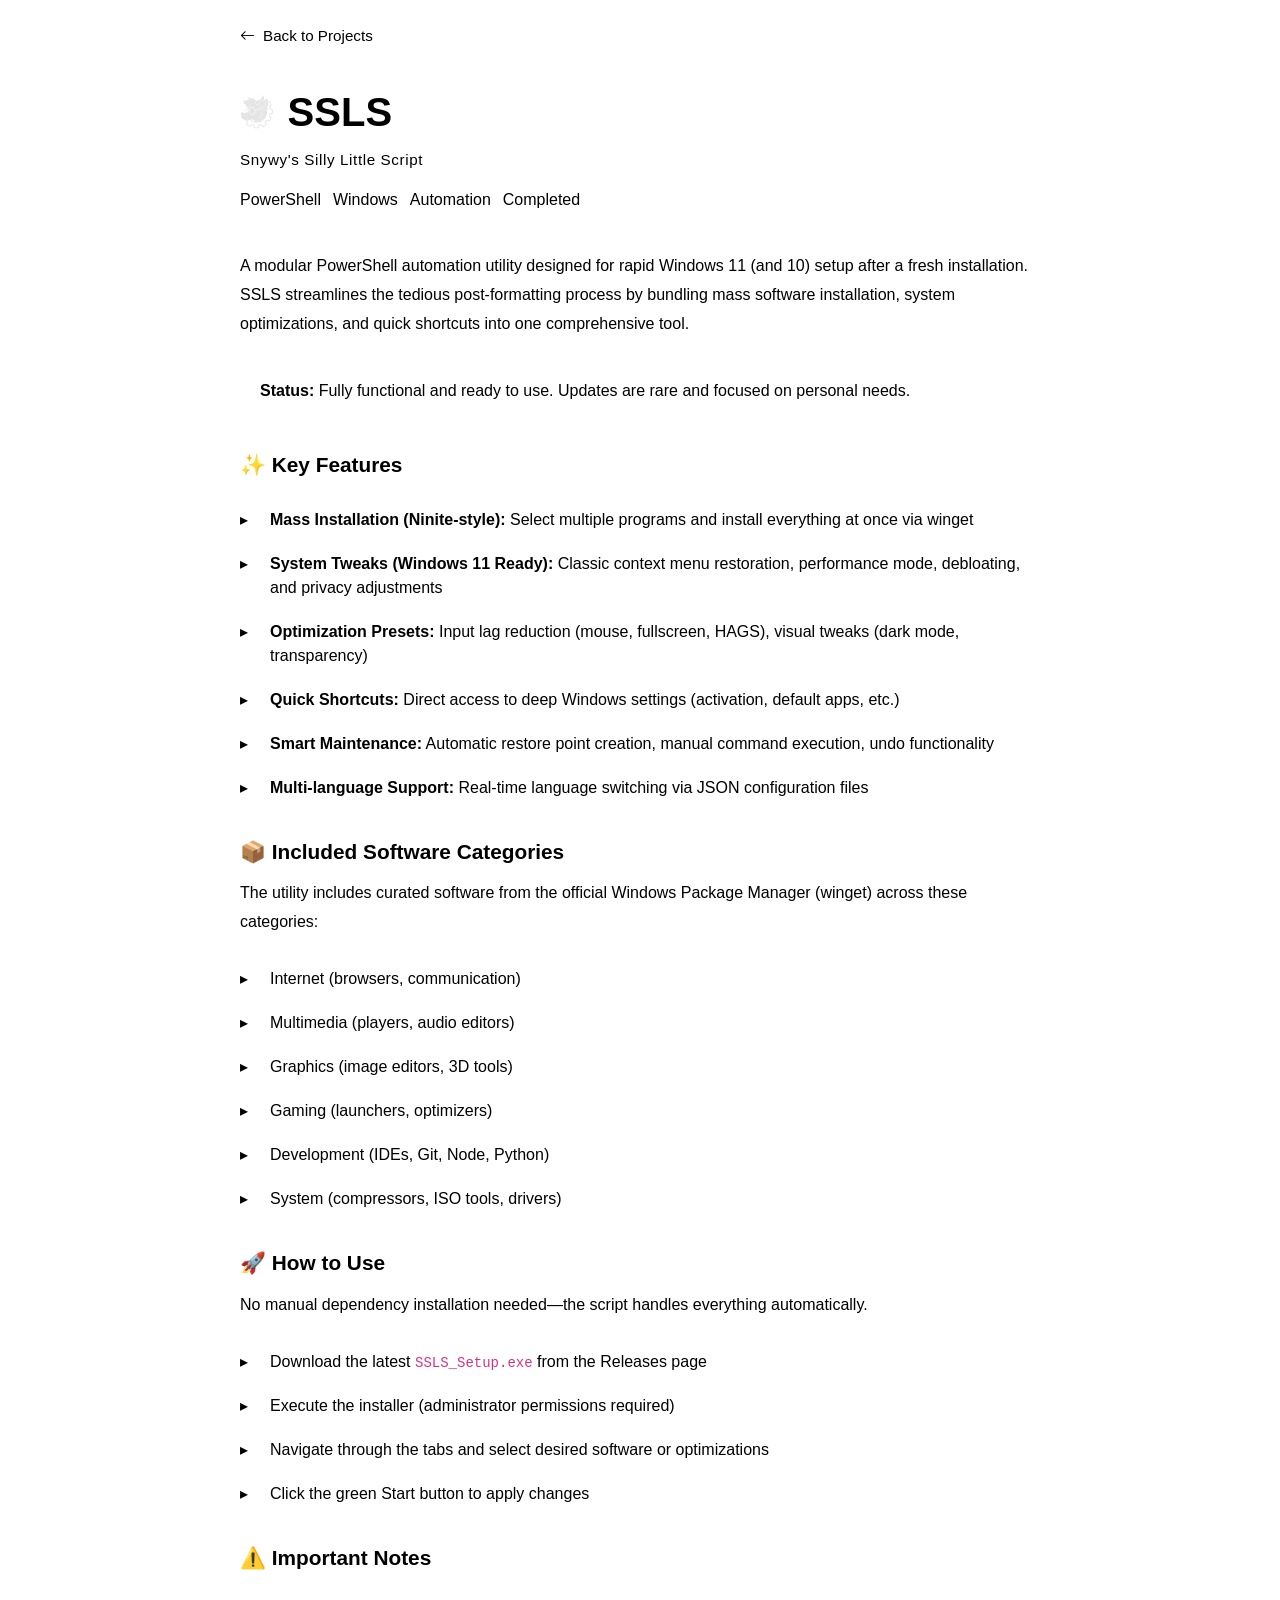
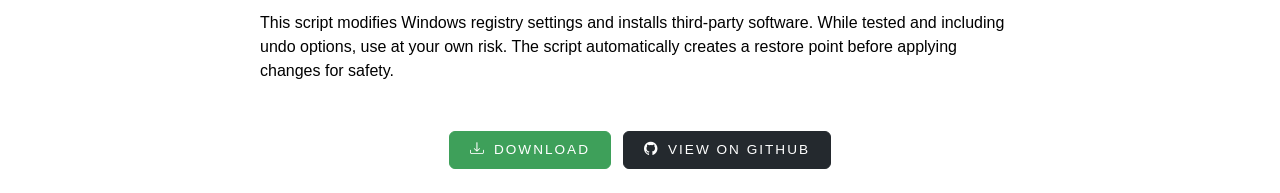
<file: pages/projects/ssls.html>
﻿<!DOCTYPE html>
<html lang="en">

<head>
  <meta charset="utf-8">
  <meta name="viewport" content="width=device-width, initial-scale=1">
  <title>SSLS - Snywy</title>
  <link rel="preconnect" href="https://fonts.googleapis.com">
  <link rel="preconnect" href="https://fonts.gstatic.com" crossorigin>
  <link href="https://cdn.jsdelivr.net/npm/bootstrap@5.3.8/dist/css/bootstrap.min.css" rel="stylesheet"
    integrity="sha384-sRIl4kxILFvY47J16cr9ZwB07vP4J8+LH7qKQnuqkuIAvNWLzeN8tE5YBujZqJLB" crossorigin="anonymous">
  <link rel="stylesheet" href="https://cdn.jsdelivr.net/npm/bootstrap-icons@1.13.1/font/bootstrap-icons.min.css">
  <link rel="stylesheet" href="../../styles.css">
  <style>
    .back-btn {
      display: inline-flex;
      align-items: center;
      gap: 8px;
      color: rgba(var(--text-rgb), 0.7);
      text-decoration: none;
      margin-bottom: 30px;
      font-size: 0.95rem;
      transition: all 0.3s ease;
    }

    .back-btn:hover {
      color: var(--text-primary);
      transform: translateX(-5px);
    }

    .project-detail {
      max-width: 800px;
      margin: 0 auto;
      animation: fadeIn 0.8s ease-out;
    }

    .project-header-detail {
      margin-bottom: 40px;
    }

    .project-detail h1 {
      font-size: 2.5rem;
      margin-bottom: 10px;
    }

    .project-title-wrap {
      margin-bottom: 6px;
    }

    .project-title-with-icon {
      display: flex;
      align-items: center;
      gap: 14px;
      flex-wrap: wrap;
    }

    .project-icon {
      flex: 0 0 auto;
      width: 2.1rem;
      height: 2.1rem;
      display: inline-flex;
      align-items: center;
      justify-content: center;
    }

    .project-icon svg {
      width: 100%;
      height: 100%;
      display: block;
    }

    .project-full-name {
      margin: 0;
      color: rgba(var(--text-rgb), 0.72);
      font-size: 0.95rem;
      letter-spacing: 0.04em;
    }

    .project-meta-detail {
      display: flex;
      gap: 12px;
      margin-bottom: 20px;
      flex-wrap: wrap;
    }

    .section-title {
      font-size: 1.3rem;
      font-weight: 700;
      margin-top: 30px;
      margin-bottom: 15px;
      color: var(--text-primary);
    }

    .project-detail p {
      line-height: 1.8;
      color: rgba(var(--text-rgb), 0.85);
      margin-bottom: 15px;
    }

    .features-list {
      list-style: none;
      padding: 0;
      margin: 20px 0;
    }

    .features-list li {
      padding: 10px 0;
      padding-left: 30px;
      color: rgba(var(--text-rgb), 0.8);
      position: relative;
    }

    .features-list li:before {
      content: "▸";
      position: absolute;
      left: 0;
      color: rgba(var(--text-rgb), 0.5);
    }

    .cta-actions {
      display: flex;
      gap: 12px;
      flex-wrap: wrap;
      margin-top: 28px;
      justify-content: center;
    }

    .cta-actions .custom-btn {
      display: inline-flex;
      align-items: center;
      justify-content: center;
      gap: 8px;
      border-radius: 6px;
      text-decoration: none;
    }

    .download-btn {
      background: #3ea05a;
      border-color: #3ea05a;
      color: #ffffff;
    }

    .download-btn:hover {
      background: #32824a;
      border-color: #32824a;
      color: #ffffff;
      box-shadow: 0 6px 16px rgba(62, 160, 90, 0.35);
    }

    .github-btn {
      background: #24292e;
      border-color: #24292e;
      color: #ffffff;
    }

    .github-btn:hover {
      background: #1a1f24;
      border-color: #1a1f24;
      color: #ffffff;
      box-shadow: 0 6px 16px rgba(0, 0, 0, 0.3);
    }

    @media (max-width: 480px) {
      .cta-actions .custom-btn {
        width: min(100%, 320px);
      }
    }

    .highlight-box {
      background: rgba(var(--text-rgb), 0.05);
      border-left: 3px solid rgba(var(--text-rgb), 0.3);
      padding: 20px;
      border-radius: 4px;
      margin: 20px 0;
    }
  </style>
</head>

<body class="d-flex flex-column min-vh-100" data-i18n-title="sslsTitle"
  style="background-color: var(--bg-primary); color: var(--text-primary);">

  <main class="container px-3 flex-grow-1 py-4">
    <div class="project-detail">
      <a href="#" onclick="parent.navigateTo('projects'); return false;" class="back-btn">
        <i class="bi bi-arrow-left"></i> <span data-i18n="projectBack">Back to Projects</span>
      </a>

      <div class="project-header-detail">
        <div class="project-title-wrap">
          <h1 class="project-title-with-icon">
            <span class="project-icon" aria-hidden="true">
              <svg viewBox="0 0 2048 2080" version="1.1" xmlns="http://www.w3.org/2000/svg"
                xmlns:xlink="http://www.w3.org/1999/xlink" xml:space="preserve" xmlns:serif="http://www.serif.com/"
                style="fill-rule:evenodd;clip-rule:evenodd;stroke-linejoin:round;stroke-miterlimit:2;">
                <g transform="matrix(1,0,0,1,-32.470112,-13.715866)">
                  <path
                    d="M1413.586,28.137C1413.346,28.887 1412.198,34 1411.035,39.5C1409.872,45 1404.661,69.3 1399.455,93.5C1394.249,117.7 1388.607,144.025 1386.917,152C1385.227,159.975 1382.951,169.587 1381.86,173.359C1379.767,180.597 1379.35,181.154 1363.028,198.502C1358.888,202.903 1347.85,215.043 1338.5,225.479C1329.15,235.916 1316.325,250.106 1310,257.012C1303.675,263.918 1294.675,273.808 1290,278.99C1276.972,293.429 1271.446,298.732 1267.139,300.929C1262.862,303.111 1206.873,317.073 1138.5,333.007C1114.85,338.519 1090.133,344.696 1083.573,346.733C1072.483,350.178 1071.272,350.809 1066.305,355.737C1063.367,358.651 1058.834,363.878 1056.232,367.351C1053.629,370.825 1046.298,380.604 1039.941,389.083C1024.815,409.256 1008.867,430.851 1002,440.458C998.975,444.69 993.575,452.066 990,456.849C986.425,461.633 980.8,469.316 977.5,473.922C974.2,478.529 970.132,484.143 968.461,486.399C959.751,498.152 951,510.854 951,511.741C951,512.293 952.688,514.179 954.75,515.931C956.813,517.682 961.875,522.379 966,526.368C975.057,535.126 1000.959,559.258 1006.447,564.052C1017.565,573.763 1029.62,584.981 1051.196,605.693C1056.529,610.812 1061.622,615 1062.515,615C1063.407,615 1070.519,612.022 1078.319,608.382C1086.118,604.742 1104.875,596.256 1120,589.524C1135.125,582.791 1152.728,574.857 1159.117,571.891L1170.735,566.5L1171.216,557.487C1171.535,551.508 1172.371,546.965 1173.701,543.987C1176.246,538.29 1235.313,449.647 1246.826,434.247C1254.533,423.938 1259.889,421.635 1366,382.994C1445.181,354.16 1453.286,351.228 1458.5,349.532C1460.7,348.817 1464.075,347.577 1466,346.778C1467.925,345.978 1471.602,344.553 1474.17,343.61C1478.81,341.907 1478.87,341.825 1483.319,331.198C1485.782,325.314 1489.365,316.45 1491.281,311.5C1493.197,306.55 1498.363,294.4 1502.761,284.5C1507.159,274.6 1511.79,263.641 1513.05,260.147L1515.343,253.794L1512.603,238.647C1507.454,210.182 1495.927,153.7 1491.42,134.852C1489.115,125.211 1488.115,122.902 1482.916,115.213C1479.676,110.421 1475.557,104.64 1473.762,102.367C1456.991,81.122 1435.287,53.147 1421.107,34.499C1416.119,27.938 1414.177,26.296 1413.586,28.137M555.579,129.952C554.325,135.467 549.845,164.321 545.326,196C544.974,198.463 547.079,207.646 552.432,227C556.615,242.125 560.716,256.345 561.545,258.6L563.051,262.7L576.276,266.329C583.549,268.325 594.225,271.091 600,272.476C621.872,277.72 632.052,280.736 634.126,282.587C640.572,288.338 670.764,326.341 678.868,338.905C684.692,347.933 684.307,351.428 677.794,348.667C673.878,347.007 668.425,341.858 656.966,329C652.31,323.775 648.269,319.275 647.986,319C647.704,318.725 644.192,314.832 640.184,310.35C630.136,299.114 627.738,297.691 612,293.615C604.575,291.693 592.673,288.514 585.55,286.552C578.428,284.59 567.666,282.04 561.634,280.886C548.795,278.429 550.713,277.885 531.629,289.405C524.958,293.432 513.875,299.988 507,303.974C500.125,307.961 491.125,313.276 487,315.786C482.875,318.296 477.543,321.508 475.151,322.925C472.759,324.341 469.609,326.224 468.151,327.108C466.693,327.993 463.925,329.628 462,330.741C460.075,331.855 451.3,337.154 442.5,342.516C433.7,347.879 421.325,355.294 415,358.994C408.675,362.694 395.869,370.284 386.541,375.86C377.214,381.437 369.205,386 368.743,386C368.281,386 351.612,380.616 331.701,374.036C233.553,341.601 228.742,340.146 228.155,342.717C227.808,344.235 230.861,358.339 238.174,389C240.339,398.075 243.678,412.475 245.595,421C247.512,429.525 251.513,446.625 254.487,459C257.46,471.375 261.513,488.475 263.492,497C265.472,505.525 268.92,520.06 271.155,529.301L275.218,546.101L279.359,549.108C287.085,554.717 334.109,584.644 358.008,599.161L368.973,605.821L371.428,602.903C374.027,599.814 383.441,585.121 391.081,572.23C393.601,567.979 401.523,554.825 408.686,543C415.849,531.175 426.241,513.85 431.78,504.5C437.319,495.15 443.122,486.301 444.675,484.836C446.816,482.817 451.736,480.957 465,477.154C492.669,469.221 506.845,465.288 516,463.006C520.675,461.841 525.85,460.451 527.5,459.917C535.23,457.416 560.779,451.013 563.05,451.007C565.791,450.999 568,452.627 568,454.653C568,455.342 565.862,456.853 563.25,458.01C557.503,460.554 523.624,472.796 512.5,476.348C508.1,477.752 501.35,480.089 497.5,481.54C493.65,482.992 482.779,486.787 473.341,489.974C463.904,493.161 455.683,496.078 455.072,496.455C454.462,496.833 452.842,499.247 451.472,501.821C450.103,504.394 448.569,507.175 448.064,508C447.56,508.825 442.311,517.825 436.401,528C430.49,538.175 422.654,551.45 418.987,557.5C415.319,563.55 408.577,574.8 404.003,582.5C399.429,590.2 394.709,598.075 393.513,600C392.318,601.925 388.959,607.325 386.05,612L380.76,620.5L385.459,641C391.634,667.94 405.743,724.941 406.883,727.555C407.376,728.685 419.641,737.616 434.14,747.402C448.638,757.188 465.9,768.901 472.5,773.43C490.891,786.051 564.154,834.844 566.128,835.786C566.473,835.95 567.052,831.228 567.414,825.293C567.776,819.357 568.515,809.55 569.056,803.5C569.597,797.45 571.387,776.3 573.034,756.5C576.116,719.431 577.117,711.769 579.206,709.251C584.224,703.206 704.771,633 710.134,633C711.523,633 713.763,637.631 712.799,638.507C711.026,640.118 699.954,647.991 683.5,659.343C672.5,666.932 652.691,680.647 639.479,689.82C626.267,698.994 612.215,708.75 608.253,711.5C602.568,715.445 600.844,717.239 600.085,720C599.556,721.925 595.706,747.575 591.529,777C584.239,828.345 579.417,859.989 578.448,862.843C577.641,865.219 564.977,857.155 526.541,829.791C517.889,823.631 515.336,822.253 514.411,823.245C513.013,824.743 501,860.685 501,863.37C501,864.398 502.535,867.772 504.41,870.869C513.309,885.563 518.31,902.357 522.957,933.156C526.388,955.897 529.068,972.392 529.383,972.712C529.498,972.829 534.056,971.584 539.513,969.946L549.434,966.967L556.967,969.126C561.11,970.313 568.946,972.571 574.38,974.142C588.374,978.19 588.52,978.165 590.502,971.346C591.878,966.611 599.476,934.343 610.517,886.342C612.993,875.577 614.746,871.357 618.761,866.5C622.005,862.575 661.167,821.937 686.321,796.395L706.142,776.269L727.321,775.584C738.969,775.207 765.661,774.248 786.636,773.453C828.833,771.853 827.181,771.698 836,778.102C838.475,779.899 845.45,785.488 851.5,790.522C857.55,795.555 868.125,804.201 875,809.735C881.875,815.269 891.325,822.963 896,826.834C900.675,830.704 908.55,837.195 913.5,841.258C918.45,845.32 923.74,850.649 925.255,853.098C926.911,855.773 930.607,866.52 934.518,880.025C939.971,898.861 954.631,944.732 955.547,945.827C955.698,946.007 981.849,936.413 1013.66,924.507C1045.472,912.601 1075.1,901.523 1079.5,899.889C1083.9,898.255 1088.4,896.494 1089.5,895.975C1091.484,895.04 1106.239,889.601 1150.5,873.487C1163.15,868.882 1179.35,862.891 1186.5,860.173C1206.344,852.632 1222.612,847 1224.551,847C1226.725,847 1240.731,854.562 1252,861.82C1256.675,864.831 1265.45,870.228 1271.5,873.812C1285.185,881.92 1299.082,891.189 1300.977,893.472C1302.11,894.837 1302.587,901.619 1303.247,925.726C1303.706,942.515 1303.946,956.387 1303.78,956.554C1303.613,956.72 1296.877,957.177 1288.81,957.569L1274.144,958.283L1273.643,954.891C1273.367,953.026 1272.18,942.05 1271.004,930.5C1269.781,918.483 1268.36,908.998 1267.683,908.326C1266.021,906.676 1243.372,894.583 1232,889.273C1218.565,883 1220.309,882.794 1190,894.236C1179.825,898.077 1165.2,903.426 1157.5,906.123C1149.8,908.82 1142.6,911.455 1141.5,911.978C1140.4,912.501 1130.95,916.128 1120.5,920.039C1110.05,923.949 1097.675,928.636 1093,930.453C1083.85,934.011 1065.871,940.908 1038,951.553C1028.375,955.229 1013.75,960.819 1005.5,963.975C997.25,967.131 985.442,971.389 979.26,973.436C973.078,975.484 967.777,977.551 967.481,978.031C967.185,978.51 967.586,983.312 968.374,988.701C970.195,1001.174 968.99,1010.591 961.869,1039.5C960.243,1046.1 957.61,1057.575 956.016,1065C950.266,1091.797 940.933,1131.222 939.605,1134.327C938.859,1136.072 931.555,1144.002 923.374,1151.95C875.161,1198.788 844.87,1227.464 841.966,1229.018C840.25,1229.937 827.94,1230.067 790.108,1229.568C738.466,1228.886 719.577,1227.803 714.5,1225.235C709.956,1222.936 703.283,1217.278 683.5,1198.947C680.2,1195.89 675.063,1191.163 672.084,1188.444C665.044,1182.016 645.326,1163.256 631.864,1150.175C619.702,1138.357 621.182,1141.549 611.608,1106.5C585.894,1012.377 586.253,1013.587 583.084,1010.418C579.693,1007.026 556.044,998.104 550.287,998.044C545.342,997.992 537.19,1000.991 532.454,1004.603C528.025,1007.981 526.427,1012.673 523.973,1029.5C522.851,1037.2 521.046,1046.499 519.963,1050.164C518.204,1056.12 517.278,1057.487 511.247,1063.034C500.74,1072.7 481.317,1086.746 472.5,1091.055C463.328,1095.537 455.47,1097.885 427.5,1104.506C416.5,1107.109 397.15,1111.703 384.5,1114.715C357.064,1121.247 309.981,1132.273 297.761,1135.029C281.585,1138.677 281.746,1138.722 234,1117.015C227.675,1114.139 216.937,1109.134 210.137,1105.893C203.338,1102.652 197.571,1100 197.322,1100C197.073,1100 182.558,1093.026 165.066,1084.501C147.575,1075.977 131.875,1068.725 130.177,1068.385C126.879,1067.726 125.281,1068.737 123.058,1072.891C121.768,1075.302 110.17,1106.119 102.507,1127.5C100.141,1134.1 96.323,1144.675 94.021,1151C91.72,1157.325 87.652,1168.575 84.981,1176C82.31,1183.425 76.722,1198.9 72.562,1210.39C68.403,1221.879 65,1232.806 65,1234.672C65,1236.538 69.079,1250.088 74.064,1264.783C87.561,1304.568 102.385,1348.999 126.48,1421.892C138.369,1457.858 148.816,1488.683 149.697,1490.392C153.079,1496.957 156.936,1498.877 272,1551.265C293.175,1560.906 325.125,1575.606 343,1583.932C360.875,1592.258 379.162,1600.462 383.638,1602.164L391.775,1605.258L407.638,1602.638C443.711,1596.678 494.346,1587.962 506.5,1585.62C513.65,1584.242 536.15,1580.144 556.5,1576.513C576.85,1572.882 601.6,1568.379 611.5,1566.506C621.4,1564.632 641.425,1561.038 656,1558.518C670.575,1555.998 694.2,1551.718 708.5,1549.007C722.8,1546.296 743.5,1542.465 754.5,1540.495C765.5,1538.524 777.425,1536.186 781,1535.299C784.714,1534.378 792,1533.649 798,1533.598C808.397,1533.511 808.672,1533.571 826,1539.667C851.027,1548.471 864.128,1553.543 875.147,1558.695C883.915,1562.794 885.023,1563.628 887.31,1567.852C888.693,1570.409 895.31,1588.7 902.013,1608.5C917.343,1653.782 916.419,1650.915 915.866,1651.467C914.61,1652.723 871.532,1640.333 851.34,1632.909C811.853,1618.389 780.406,1603.274 743,1580.836C733.925,1575.392 725.6,1570.896 724.5,1570.844C722.701,1570.76 694.65,1575.877 668.611,1581.039C663.172,1582.118 657.633,1583 656.302,1583C654.952,1583 654.154,1583.44 654.497,1583.994C655.41,1585.473 684.137,1606.796 694.5,1613.688C739.378,1643.534 786.386,1667.2 836.5,1685.178C872.915,1698.242 887.861,1702.175 938.009,1711.891C969.835,1718.057 1016.64,1721.709 1050,1720.628C1093.243,1719.227 1122.94,1715.718 1166,1706.92C1223.26,1695.221 1290.666,1669.405 1344,1638.747C1374.926,1620.97 1393.618,1608.635 1422.769,1586.765C1500.143,1528.716 1565.045,1454.365 1611.467,1370.593C1650.216,1300.665 1675.057,1230.204 1689.939,1148C1698.688,1099.675 1700.425,1080.542 1700.467,1032C1700.498,995.646 1699.632,973.916 1698.157,974.067C1697.796,974.104 1692.55,980.915 1686.5,989.202C1657.336,1029.15 1655.195,1031.612 1646.149,1035.613C1632.701,1041.56 1537.382,1074.645 1532.5,1075.06C1526.825,1075.543 1526,1075.115 1526,1071.689C1526,1065.116 1527.378,1064.328 1574.267,1044.082C1640.121,1015.648 1641.524,1014.869 1652.116,1000.868C1662.59,987.024 1674.647,970.507 1680.489,962C1683.7,957.325 1690.681,947.65 1696.003,940.5C1701.326,933.35 1711.747,919.175 1719.161,909C1726.576,898.825 1743.102,876.391 1755.885,859.147C1768.668,841.903 1778.936,827.602 1778.701,827.368C1777.287,825.954 1722.665,822 1704.549,822L1692.146,822L1683.79,833.75C1679.195,840.213 1671.532,851.404 1666.762,858.62C1661.992,865.837 1656.921,873.129 1655.493,874.825C1652.274,878.652 1645.725,880.707 1612,888.473C1598.525,891.576 1577.15,896.611 1564.5,899.662C1551.85,902.712 1531.375,907.652 1519,910.638C1506.625,913.625 1494.658,916.959 1492.407,918.047C1488.29,920.038 1468.343,940.69 1436.931,975.485C1416.881,997.693 1401.982,1013 1400.416,1013C1397.897,1013 1394.036,1010.688 1393.445,1008.826C1391.611,1003.048 1396.604,995.42 1426.476,958.358C1444.933,935.459 1457.075,921.167 1465.138,912.849L1472.5,905.254L1499.5,897.703C1514.35,893.551 1537.75,887.391 1551.5,884.016C1641.916,861.819 1637.338,863.115 1641.218,858.626C1645.283,853.921 1670.81,816.91 1681.479,800.25C1687.73,790.487 1704.243,765.298 1718.173,744.273C1752.556,692.378 1767.858,668.881 1771.887,661.795L1775.273,655.838L1774.117,634.669C1773.481,623.026 1772.072,592.125 1770.985,566C1767.729,487.71 1765.1,428.022 1764.511,419.046C1763.891,409.585 1766.736,415.918 1735.738,355C1728.042,339.875 1716.109,316.25 1709.22,302.5C1697.809,279.724 1676.252,237.987 1675.472,237.159C1674.437,236.06 1665.8,241.355 1646,255.227C1642.975,257.347 1634.588,263.225 1627.362,268.29C1620.136,273.356 1610.307,280.2 1605.52,283.5C1600.733,286.8 1592.246,292.764 1586.659,296.754C1581.071,300.743 1571.775,307.239 1566,311.188C1560.225,315.138 1552.519,320.424 1548.875,322.935C1501.097,355.859 1490.109,362.433 1473,368.329C1460.127,372.766 1450.289,376.318 1434,382.411C1427.125,384.982 1415.425,389.275 1408,391.95C1400.575,394.625 1386.85,399.597 1377.5,402.998C1368.15,406.399 1356.9,410.459 1352.5,412.022C1348.1,413.584 1340.9,416.209 1336.5,417.856C1332.1,419.503 1319.725,424.053 1309,427.967C1298.275,431.88 1284.888,436.912 1279.251,439.148L1269.003,443.214L1262.278,452.357C1253.263,464.615 1252.678,465.473 1221.324,512.375L1194,553.251L1194,572.462C1194,583.028 1194.299,607.312 1194.664,626.425L1195.327,661.177L1203.754,674.765C1208.389,682.238 1219.525,700.986 1228.5,716.427C1237.475,731.867 1247.782,749.45 1251.404,755.5C1255.026,761.55 1257.992,767.063 1257.995,767.75C1257.998,768.549 1256.51,769 1253.87,769C1250.087,769 1249.183,768.43 1243.12,762.221C1234.195,753.083 1181.486,683.339 1174.179,671L1171.514,666.5L1170.902,629C1170.565,608.375 1170.225,591.384 1170.145,591.242C1170.065,591.099 1169.213,591.439 1168.25,591.996C1167.287,592.554 1161.55,594.77 1155.5,596.921C1149.45,599.073 1141.125,602.267 1137,604.019C1123.925,609.574 1077.911,628.096 1067.116,632.15C1061.405,634.295 1055.925,635.794 1054.939,635.481C1053.954,635.168 1046.628,628.519 1038.66,620.706C1030.692,612.893 1015.915,598.4 1005.824,588.5C984.763,567.839 973.195,556.83 956.978,542.011C940.169,526.652 930,516.41 930,514.84C930,514.08 932.022,510.093 934.492,505.979C939.801,497.141 974.423,446.007 996.093,415C998.976,410.875 1006.975,399.175 1013.868,389C1020.762,378.825 1026.762,370.35 1027.201,370.167C1029.35,369.27 1027.198,366.958 1018.739,361.071C1006.959,352.874 959.423,320.993 955.961,318.967C954.519,318.124 952.026,316.417 950.42,315.174C948.814,313.93 945.025,311.301 942,309.331C932.097,302.882 929.51,299.585 920.6,282.053C915.973,272.949 908.828,258.075 904.722,249C892.516,222.022 875.907,188.864 874.787,189.238C872.804,189.899 850.227,245.9 846.185,260.185C844.338,266.715 843.925,264.992 853.452,290.5C861.601,312.317 867,329.413 867,333.398C867,344.637 859.297,334.56 843.214,302.282C837.673,291.162 831.803,280.12 830.168,277.745C821.987,265.853 778.888,220.983 774.388,219.672C771.945,218.961 760.544,216.901 734.5,212.467C722.95,210.5 710.575,208.255 707,207.477C703.425,206.699 693.3,204.917 684.5,203.517C658.665,199.406 645.314,197.002 641.795,195.827C637.192,194.29 629.051,188.058 618.5,177.992C613.55,173.27 607.925,168.143 606,166.599C604.075,165.055 598.897,160.351 594.493,156.146C590.089,151.941 583.546,145.8 579.953,142.5C576.36,139.2 570.163,133.463 566.181,129.75C562.2,126.037 558.541,123 558.051,123C557.561,123 556.449,126.128 555.579,129.952M1655.335,346.391C1651.159,351.173 1643.729,363.142 1619.263,404.5C1600.97,435.422 1567.373,493.443 1551.617,521.323C1548.252,527.275 1544.145,534.002 1542.489,536.271C1539.091,540.925 1548.733,535.846 1424.5,598.418C1333.817,644.092 1319.886,651.808 1319.18,656.759C1318.897,658.748 1319.29,658.997 1322.68,658.976C1328.295,658.94 1334.2,657.42 1346.336,652.887C1352.297,650.661 1357.416,649.082 1357.712,649.379C1358.944,650.611 1359.89,717.156 1359.023,741.563C1358.219,764.178 1357.78,768.717 1355.599,777C1354.222,782.225 1351.328,793.25 1349.166,801.5C1347.005,809.75 1342.874,825.5 1339.986,836.5C1330.875,871.212 1329.456,879.007 1332.25,878.994C1334.512,878.984 1341.406,876.865 1347,874.46C1363.321,867.443 1393.716,854.825 1402,851.627C1407.225,849.61 1411.993,847.631 1412.595,847.23C1413.605,846.556 1419.084,838.146 1445.965,796C1456.409,779.626 1460.559,774 1462.195,774C1463.232,774 1463.182,775.236 1460.463,816.923C1458.737,843.382 1458.762,842.255 1459.894,841.833C1461.447,841.254 1515.415,791.197 1537.339,770C1562.574,745.603 1565.856,741.696 1567.054,734.625C1567.439,732.356 1569.143,723.075 1570.841,714C1572.54,704.925 1574.857,692.1 1575.991,685.5C1580.52,659.137 1585.142,633.423 1585.595,632.072C1586.354,629.809 1590.006,635.931 1599.022,654.581C1603.521,663.887 1607.51,672.123 1607.887,672.885C1608.264,673.646 1608.961,674.245 1609.436,674.214C1610.509,674.145 1612.299,670.767 1648.747,600.046L1656.197,585.592L1655.528,578.046C1655.161,573.896 1653.33,560.15 1651.46,547.5C1645.214,505.249 1641.695,477.357 1637.995,440.773C1635.661,417.698 1635.506,410.648 1637.292,408.821C1638.003,408.095 1639.207,405.925 1639.968,404C1641.268,400.712 1642.999,396.83 1650.223,381C1655.479,369.484 1662.651,352.587 1663.934,348.701C1664.912,345.737 1664.919,344.607 1663.968,343.461C1661.891,340.959 1659.315,341.834 1655.335,346.391M1813.019,402.097C1810.554,402.58 1803.864,404.427 1798.15,406.202L1787.763,409.43L1788.351,416.465C1788.674,420.334 1789.243,432.613 1789.614,443.75C1789.986,454.887 1790.64,464 1791.067,464C1791.494,464 1798.464,461.945 1806.555,459.433C1814.645,456.921 1821.588,455.233 1821.982,455.683C1822.376,456.132 1828.762,466.175 1836.175,478C1857.841,512.566 1879.199,551.136 1891.825,578.5C1900.409,597.104 1916,632.797 1916,633.845C1916,634.334 1906.438,642.615 1894.75,652.247C1883.063,661.88 1872.481,670.661 1871.236,671.76C1869.99,672.86 1861.906,679.551 1853.272,686.63C1844.637,693.708 1835.756,701.102 1833.536,703.06C1831.316,705.018 1822.412,712.381 1813.75,719.422C1805.088,726.463 1798,732.581 1798,733.017C1798,733.453 1800.715,742.065 1804.034,752.155C1810.763,772.61 1817.796,797.938 1823.845,823.5C1828.729,844.136 1829.96,850.44 1834.475,877.914C1836.411,889.691 1838.108,899.418 1838.247,899.529C1839.171,900.265 1850.733,903.446 1863.5,906.476C1905.064,916.34 1930.745,922.557 1942.5,925.6C1949.65,927.451 1962.475,930.583 1971,932.56C1979.525,934.536 1987.175,936.505 1988,936.935C1992.184,939.112 1996.012,1020.372 1994.105,1066.5C1992.755,1099.154 1990.184,1134.143 1989.05,1135.321C1988.274,1136.126 1958.198,1143.112 1878.661,1160.962C1856.749,1165.88 1838.209,1170.412 1837.46,1171.033C1836.711,1171.655 1835.808,1174.264 1835.454,1176.832C1833.673,1189.729 1827.142,1220.181 1821.37,1242.5C1814.035,1270.863 1810.748,1281.901 1800.931,1311.145C1797.119,1322.499 1794,1332.438 1794,1333.231C1794,1335.617 1805.922,1346.425 1855.972,1389.413C1866.163,1398.166 1881.25,1411.234 1889.5,1418.453C1897.75,1425.673 1906.648,1433.312 1909.273,1435.429C1914.914,1439.979 1915.147,1438.285 1906.167,1458C1884.077,1506.493 1858.953,1552.708 1826.93,1603.75C1826.154,1604.987 1824.858,1606 1824.049,1606C1823.241,1606 1789.36,1594.975 1748.757,1581.5C1708.154,1568.025 1673.711,1557.002 1672.217,1557.004C1670.086,1557.007 1668.425,1558.354 1664.511,1563.254C1631.012,1605.195 1613.642,1623.717 1558.78,1676L1553.009,1681.5L1566.033,1717.5C1573.197,1737.3 1585.638,1771.275 1593.681,1793C1601.724,1814.725 1608.465,1832.95 1608.662,1833.5C1608.859,1834.05 1604.96,1837.425 1599.997,1841C1595.034,1844.575 1585.917,1851.251 1579.737,1855.835C1568.338,1864.29 1535.923,1885.998 1519.5,1896.174C1505.707,1904.721 1471.154,1923.923 1455.208,1931.903C1438.803,1940.113 1440.549,1940.256 1431.42,1929.955C1428.273,1926.405 1422.245,1919.675 1418.024,1915C1413.803,1910.325 1404.084,1899.541 1396.425,1891.036C1369.864,1861.539 1361.69,1852.554 1345.28,1834.822C1336.21,1825.02 1328.645,1817 1328.471,1817C1328.296,1817 1321.706,1819.516 1313.827,1822.591C1273.766,1838.224 1230.025,1850.839 1182.528,1860.458L1161.556,1864.706L1157.386,1885.76C1155.093,1897.339 1152.748,1908.318 1152.175,1910.157C1151.602,1911.996 1148.372,1927.675 1144.997,1945C1141.622,1962.325 1137.551,1982.575 1135.951,1990C1134.35,1997.425 1132.06,2008.601 1130.861,2014.835C1129.036,2024.329 1128.342,2026.296 1126.591,2026.942C1123.611,2028.041 1085.185,2030.019 1053.5,2030.705C1037.981,2031.041 1015.444,2030.788 1000.5,2030.108C973.059,2028.861 937.695,2026.336 934.752,2025.414C933.791,2025.113 932.796,2023.884 932.542,2022.683C932.287,2021.483 930.968,2014.875 929.61,2008C928.253,2001.125 924.668,1983.35 921.644,1968.5C917.027,1945.828 912.889,1924.757 904.949,1883.5C904.314,1880.2 903.229,1874.435 902.537,1870.689C901.845,1866.943 900.802,1863.402 900.22,1862.82C899.638,1862.238 894.063,1860.497 887.831,1858.952C863.873,1853.011 855.021,1850.727 841,1846.872C825.242,1842.539 781.555,1828.168 774.731,1825.073C772.404,1824.018 762.219,1819.886 752.098,1815.89L733.695,1808.626L726.651,1816.063C722.777,1820.153 705.633,1837.905 688.553,1855.51C671.474,1873.116 649.014,1896.38 638.643,1907.208L619.785,1926.896L614.143,1923.795C590.377,1910.737 565.71,1896.146 552.332,1887.234C516.103,1863.099 506.693,1856.737 500.827,1852.416C497.157,1849.712 489.771,1844.35 484.413,1840.5C471.185,1830.994 454.135,1817.664 454.061,1816.769C454.002,1816.059 464.67,1788.312 475.503,1761C480.14,1749.31 485.415,1735.605 494.556,1711.5C507.793,1676.596 511.75,1665.382 511.176,1664.394C510.804,1663.755 501.725,1654.104 491,1642.949C480.275,1631.793 470.327,1621.441 468.893,1619.944C467.115,1618.089 465.524,1617.345 463.893,1617.605C458.972,1618.392 417.278,1625.994 411.744,1627.114L405.987,1628.279L409.721,1632.889C417.294,1642.239 432.833,1659.91 446.741,1674.986C448.524,1676.919 449.987,1678.945 449.991,1679.488C449.996,1680.031 447.464,1687.006 444.364,1694.988C427.214,1739.148 416.527,1766.398 413.573,1773.5C411.744,1777.9 409.307,1783.975 408.159,1787C407.011,1790.025 404.39,1796.775 402.335,1802C397.502,1814.292 396.847,1822.647 399.986,1831.962C403.024,1840.974 406.533,1846.578 413.276,1853.184C419.563,1859.343 453.655,1885.633 469,1896.155C517.728,1929.568 525.006,1934.364 551.21,1950.339C569.393,1961.424 595.096,1975.745 603.367,1979.401C616.114,1985.034 627.449,1985.054 639.68,1979.465C646.09,1976.537 659.499,1963.367 717.28,1903.25C733.271,1886.612 746.989,1873 747.764,1873C748.539,1873 755.097,1875.195 762.337,1877.877C789.638,1887.991 835.344,1902.264 850.681,1905.465C852.43,1905.83 854.27,1906.662 854.77,1907.314C855.638,1908.448 862.939,1945.091 872.54,1996.5C878.38,2027.766 880.563,2038.161 882.859,2045.629C888.217,2063.057 898.572,2072.826 917.141,2077.972C924.293,2079.954 927.016,2080 1036.375,2080L1148.29,2080L1155.541,2076.512C1169.449,2069.823 1176.927,2057.948 1181.37,2035.5C1182.786,2028.35 1185.719,2013.725 1187.888,2003C1190.058,1992.275 1194.583,1969.55 1197.944,1952.5C1201.306,1935.45 1204.517,1919.177 1205.081,1916.337L1206.106,1911.174L1211.303,1909.988C1239.91,1903.457 1269.984,1895.12 1301.654,1884.94L1314.808,1880.712L1318.154,1884.6C1319.994,1886.739 1324.425,1891.668 1328,1895.552C1331.575,1899.437 1339,1907.729 1344.5,1913.98C1363.275,1935.315 1404.656,1980.491 1409.403,1984.835C1420.046,1994.575 1436.086,1998.443 1449.573,1994.522C1455.64,1992.758 1496.388,1972.641 1515,1962.22C1534.219,1951.46 1565.809,1931.273 1599,1908.542C1614.82,1897.707 1619.655,1894.141 1633.5,1883.098C1649.687,1870.187 1655.157,1864.456 1659.071,1856.307C1661.831,1850.563 1662.41,1848.082 1662.783,1840.418C1663.295,1829.871 1662.011,1824.879 1651.481,1796.5C1648.012,1787.15 1642.412,1771.625 1639.036,1762C1635.66,1752.375 1632.45,1743.421 1631.903,1742.101C1630.856,1739.58 1616.168,1700.378 1615.487,1698.287C1615.269,1697.619 1623.097,1688.844 1632.883,1678.787C1654.707,1656.356 1664.205,1646.099 1677.853,1630.221C1685.396,1621.446 1688.848,1618.121 1689.954,1618.568C1690.804,1618.913 1720.495,1628.873 1755.934,1640.702L1820.369,1662.209L1830.934,1661.802C1840.37,1661.438 1842.142,1661.062 1847.5,1658.286C1856.234,1653.761 1860.981,1648.512 1873.534,1629.5C1907.606,1577.898 1943.15,1511.091 1962.12,1463L1967.445,1449.5L1967.469,1437.5C1967.49,1427.099 1967.189,1424.834 1965.21,1420.5C1961.043,1411.373 1956.622,1406.119 1943.551,1394.756C1936.428,1388.565 1926.528,1379.882 1921.551,1375.46C1912.401,1367.333 1906.658,1362.408 1875,1335.546C1865.375,1327.378 1856.932,1320.18 1856.237,1319.549C1855.232,1318.637 1856.426,1313.321 1862.104,1293.452C1866.025,1279.728 1872.246,1256.584 1875.928,1242.02C1882.59,1215.668 1882.637,1215.536 1885.561,1214.775C1887.178,1214.354 1904.025,1210.611 1923,1206.456C1997.129,1190.224 2011.101,1186.964 2015.716,1184.824C2022.159,1181.837 2032.862,1170.904 2036.252,1163.847C2039.397,1157.298 2041.361,1146.741 2043.477,1125C2048.412,1074.3 2049.279,1021.696 2045.956,974.519C2042.299,922.596 2040.576,913.609 2032.193,902.756C2023.831,891.93 2016.994,888.365 1994.5,883.099C1947.765,872.16 1885.53,856.91 1884.996,856.266C1884.646,855.845 1883.344,849.776 1882.102,842.78C1880.861,835.784 1878.593,824.759 1877.063,818.28C1872.358,798.353 1860.956,756.556 1859.951,755.551C1859.428,755.028 1859,754.061 1859,753.401C1859,752.317 1871.085,741.688 1889.016,727C1892.709,723.975 1906.029,712.716 1918.616,701.98C1931.202,691.244 1944.798,679.769 1948.829,676.48C1956.917,669.881 1963.351,661.068 1967.066,651.5C1968.959,646.624 1969.392,643.626 1969.373,635.5C1969.351,626.059 1969.093,624.83 1964.764,613.5C1953.129,583.056 1926.373,526.028 1911.511,500C1889.43,461.328 1862.123,419.043 1855.189,412.785C1844.571,403.204 1828.353,399.093 1813.019,402.097M1619.224,441.012C1617.525,443.734 1609.52,458.068 1604.955,466.564C1602.867,470.45 1596.789,481.25 1591.447,490.564C1586.104,499.879 1576.329,517.155 1569.724,528.956C1563.118,540.756 1556.766,551.194 1555.607,552.15C1554.448,553.106 1546.75,557.257 1538.5,561.373C1517.72,571.741 1459.988,600 1459.587,600C1459.406,600 1447.162,605.889 1432.379,613.086C1417.595,620.284 1399.2,629.141 1391.5,632.768C1383.8,636.396 1377.169,639.845 1376.765,640.432C1376.361,641.019 1375.995,655 1375.952,671.5C1375.909,688 1375.49,716.575 1375.02,735C1373.975,775.956 1373.403,779.629 1362.55,815C1352.04,849.251 1349.977,856.31 1350.362,856.695C1351.126,857.459 1374.184,847.454 1393.729,837.878C1406.956,831.398 1409.895,828.08 1426.12,801.317C1458.715,747.552 1472.143,726.032 1473.108,726.012C1474.405,725.986 1475.001,739.533 1475.015,769.397C1475.024,786.504 1475.361,800.998 1475.765,801.606C1476.226,802.299 1481.912,797.884 1491,789.779C1513.923,769.335 1549.914,735.647 1550.591,734C1552.025,730.513 1571.937,627.309 1577.1,596.598C1579.872,580.115 1582.957,583.45 1599.217,620.5C1603.321,629.85 1606.966,638.298 1607.317,639.274C1607.775,640.546 1610.084,636.939 1615.478,626.524C1619.615,618.536 1626.437,605.363 1630.639,597.252L1638.277,582.504L1637.651,572.002C1637.306,566.226 1635.672,550.925 1634.021,538C1632.369,525.075 1628.981,497.865 1626.491,477.532C1624.002,457.2 1621.624,440.224 1621.207,439.807C1620.791,439.391 1619.898,439.933 1619.224,441.012M751.974,802.962C718.81,803.494 718.415,803.525 715.474,805.822C713.838,807.099 695.736,824.811 675.246,845.183C640.226,880.001 637.903,882.531 636.525,887.361C634.685,893.808 620.511,959.533 614.954,987.384C612.264,1000.867 610.994,1009.55 611.37,1011.884C613.217,1023.356 643.118,1122.835 645.899,1126.761C647.631,1129.206 694.093,1171.254 713.297,1187.755C723.217,1196.279 725.762,1197.979 729.297,1198.44C742.967,1200.225 827.326,1201.716 829.688,1200.214C830.341,1199.799 845.526,1184.945 863.432,1167.205C896.502,1134.443 905.001,1124.768 909.348,1114.94C914.083,1104.232 920.19,1081.904 927.49,1048.603C928.829,1042.496 931.08,1032.55 932.493,1026.5C933.905,1020.45 935.963,1011.185 937.065,1005.912L939.07,996.324L936.463,987.912C935.03,983.285 927.389,959.7 919.485,935.5C911.58,911.3 903.949,887.675 902.528,883C899.141,871.863 898.856,871.424 889.465,862.842C853.984,830.422 826.402,807.445 818.852,804.019C814.04,801.835 818.156,801.9 751.974,802.962M439.917,821.392C439.688,821.607 430.386,822.297 419.246,822.925C398.531,824.092 396,824.452 396,826.238C396,828.106 386.741,848.189 374.895,872.018L363.202,895.536L361.654,911.018C360.803,919.533 358.664,942.033 356.902,961.017L353.698,995.533L357.304,1010.517C359.287,1018.758 362.051,1031.001 363.446,1037.724C366.687,1053.346 374.623,1085.68 376.571,1091.201C378.737,1097.34 381.574,1100.035 385.121,1099.326C391.132,1098.124 400.513,1094.165 400.805,1092.707C400.973,1091.87 399.105,1087.432 396.654,1082.843C391.498,1073.192 390.386,1069.576 385.481,1046.5C378.635,1014.293 376.06,999.321 376.51,994.349C376.751,991.682 377.428,982.975 378.014,975C380.729,938.061 383.187,911.915 384.54,905.585C385.584,900.703 389.815,890.963 398.935,872.443L411.851,846.215L426.28,845.494C434.216,845.097 441.608,845.058 442.708,845.407C444.896,846.102 457.362,864.647 467.506,882.299L473.943,893.5L477.962,915C480.173,926.825 483.315,945.725 484.943,957C486.572,968.275 488.615,981.899 489.483,987.276C490.927,996.214 490.924,998.056 489.451,1008.776C488.015,1019.224 483.075,1051.342 481.38,1061.25C481.001,1063.465 481.139,1065 481.717,1065C482.863,1065 498.761,1055.127 502.985,1051.792C506.935,1048.673 507.72,1045.778 509.08,1029.322C510.879,1007.55 509.79,971.783 506.605,948C500.95,905.769 497.824,886.411 496.109,883C493.906,878.617 483.835,862.63 475.006,849.5C471.308,844 465.717,835.337 462.581,830.25L456.879,821L448.606,821C444.056,821 440.146,821.176 439.917,821.392M1345.2,1052.2C1342.575,1054.825 1344.425,1067.835 1353.488,1110.5C1355.475,1119.85 1357.73,1130.65 1358.501,1134.5C1359.271,1138.35 1361.745,1150.275 1363.998,1161C1372.171,1199.896 1376.989,1224.563 1376.995,1227.528C1377.001,1231.259 1367.442,1244.213 1344.544,1271.5C1335.775,1281.95 1319.388,1301.525 1308.128,1315C1296.868,1328.475 1284.671,1342.875 1281.023,1347C1277.376,1351.125 1265.215,1365.3 1253.999,1378.5C1242.784,1391.7 1233.349,1402.725 1233.033,1403C1232.718,1403.275 1228.907,1407.55 1224.563,1412.5C1220.22,1417.45 1214.829,1422.663 1212.583,1424.083C1205.823,1428.361 1180.163,1438.104 1136,1453.164C1123.075,1457.571 1111.037,1462.074 1109.25,1463.17C1103.99,1466.396 1105.367,1469 1112.332,1469C1115.9,1468.999 1155.239,1461.155 1167.5,1457.999C1175.591,1455.917 1200.395,1450.508 1216,1447.423C1220.675,1446.499 1225.705,1444.894 1227.177,1443.855C1229.836,1441.98 1247.013,1423.103 1258.5,1409.433C1261.8,1405.505 1269.924,1396.039 1276.554,1388.396C1293.598,1368.746 1353.102,1299.198 1368,1281.512C1374.875,1273.35 1386.237,1259.938 1393.25,1251.706C1400.263,1243.475 1406,1235.878 1406,1234.824C1406,1233.771 1404.393,1227.192 1402.428,1220.204C1390.564,1178.003 1385.805,1160.789 1374.452,1119C1360.34,1067.057 1356.634,1054.777 1354.393,1052.536C1352.567,1050.71 1346.897,1050.503 1345.2,1052.2M1637.5,1124.547C1636.95,1124.7 1635.295,1125.09 1633.823,1125.413C1630.675,1126.105 1629.866,1128.503 1631.591,1132.035C1632.748,1134.404 1637.534,1137.849 1638.374,1136.918C1639.043,1136.178 1639.692,1124.926 1639.086,1124.592C1638.764,1124.415 1638.05,1124.395 1637.5,1124.547M1581,1170.033C1581,1174.436 1585.76,1182.2 1603.357,1206.5C1614.897,1222.437 1616.653,1224.61 1617.409,1223.892C1618.629,1222.734 1622.064,1208.777 1621.531,1207.143C1620.617,1204.337 1584.603,1167.977 1582.75,1167.989C1581.661,1167.996 1581,1168.768 1581,1170.033M1366.431,1527.317C1354.453,1535.667 1322.279,1558.777 1312,1566.413C1308.975,1568.66 1299.679,1575.449 1291.342,1581.499C1240.399,1618.47 1224.448,1630.156 1221,1633.037L1218.5,1635.125L1221,1634.435C1226.808,1632.832 1258.497,1620.266 1270.5,1614.807C1302.643,1600.186 1329.969,1585.069 1357.819,1566.5C1376.624,1553.962 1374.886,1556.48 1379.523,1535.048C1382.53,1521.146 1382.618,1519 1380.181,1519C1379.18,1519 1372.992,1522.743 1366.431,1527.317M1108.483,1603.304C1083.676,1631.393 1056.261,1663.589 1056.375,1664.5C1056.537,1665.799 1065.387,1665.384 1091,1662.876C1108.28,1661.183 1119.866,1659.522 1143.75,1655.311C1145.537,1654.996 1147,1654.209 1147,1653.562C1147,1652.915 1143.584,1644.762 1139.408,1635.443C1135.233,1626.124 1131.008,1616.475 1130.02,1614C1126.841,1606.04 1119.927,1592 1119.186,1592C1118.79,1592 1113.974,1597.087 1108.483,1603.304"
                    style="fill:rgb(229,229,229);" />
                </g>
              </svg>
            </span>
            <span>SSLS</span>
          </h1>
          <p class="project-full-name" data-i18n="sslsFullName">Snywy's Silly Little Script</p>
        </div>
        <div class="project-meta-detail">
          <span class="project-tag" data-i18n="tagPowershell">PowerShell</span>
          <span class="project-tag" data-i18n="tagWindows">Windows</span>
          <span class="project-tag" data-i18n="tagAutomation">Automation</span>
          <span class="status-badge status-completed" data-i18n="statusCompleted">Completed</span>
        </div>
      </div>

      <p data-i18n="sslsIntro">
        A modular PowerShell automation utility designed for rapid Windows 11 (and 10) setup after a fresh
        installation. SSLS streamlines the tedious post-formatting process by bundling mass software
        installation, system optimizations, and quick shortcuts into one comprehensive tool.
      </p>

      <div class="highlight-box" data-i18n="sslsStatus" data-i18n-html>
        <strong>Status:</strong> Fully functional and ready to use. Updates are rare and focused on personal
        needs.
      </div>

      <h2 class="section-title" data-i18n="sslsKeyFeatures">✨ Key Features</h2>
      <ul class="features-list">
        <li data-i18n="sslsFeature1" data-i18n-html><strong>Mass Installation (Ninite-style):</strong> Select multiple
          programs and install everything at
          once via winget</li>
        <li data-i18n="sslsFeature2" data-i18n-html><strong>System Tweaks (Windows 11 Ready):</strong> Classic context
          menu restoration, performance
          mode, debloating, and privacy adjustments</li>
        <li data-i18n="sslsFeature3" data-i18n-html><strong>Optimization Presets:</strong> Input lag reduction (mouse,
          fullscreen, HAGS), visual tweaks
          (dark mode, transparency)</li>
        <li data-i18n="sslsFeature4" data-i18n-html><strong>Quick Shortcuts:</strong> Direct access to deep Windows
          settings (activation, default apps,
          etc.)</li>
        <li data-i18n="sslsFeature5" data-i18n-html><strong>Smart Maintenance:</strong> Automatic restore point
          creation, manual command execution,
          undo functionality</li>
        <li data-i18n="sslsFeature6" data-i18n-html><strong>Multi-language Support:</strong> Real-time language
          switching via JSON configuration files
        </li>
      </ul>

      <h2 class="section-title" data-i18n="sslsCategories">📦 Included Software Categories</h2>
      <p data-i18n="sslsCategoriesIntro">The utility includes curated software from the official Windows Package Manager
        (winget) across these
        categories:</p>
      <ul class="features-list">
        <li data-i18n="sslsCategory1">Internet (browsers, communication)</li>
        <li data-i18n="sslsCategory2">Multimedia (players, audio editors)</li>
        <li data-i18n="sslsCategory3">Graphics (image editors, 3D tools)</li>
        <li data-i18n="sslsCategory4">Gaming (launchers, optimizers)</li>
        <li data-i18n="sslsCategory5">Development (IDEs, Git, Node, Python)</li>
        <li data-i18n="sslsCategory6">System (compressors, ISO tools, drivers)</li>
      </ul>

      <h2 class="section-title" data-i18n="sslsHowToUse">🚀 How to Use</h2>
      <p data-i18n="sslsHowToUseIntro">No manual dependency installation needed—the script handles everything
        automatically.</p>
      <ol class="features-list" style="list-style: none; padding: 0;">
        <li style="padding-left: 30px;" data-i18n="sslsStep1" data-i18n-html>Download the latest
          <code>SSLS_Setup.exe</code> from the Releases page
        </li>
        <li style="padding-left: 30px;" data-i18n="sslsStep2">Execute the installer (administrator permissions required)
        </li>
        <li style="padding-left: 30px;" data-i18n="sslsStep3">Navigate through the tabs and select desired software or
          optimizations
        </li>
        <li style="padding-left: 30px;" data-i18n="sslsStep4">Click the green Start button to apply changes</li>
      </ol>

      <h2 class="section-title" data-i18n="sslsNotes">⚠️ Important Notes</h2>
      <div class="highlight-box" data-i18n="sslsImportantNote">
        This script modifies Windows registry settings and installs third-party software. While tested and
        including undo options, use at your own risk. The script automatically creates a restore point before
        applying changes for safety.
      </div>

      <div class="cta-actions">
        <a class="btn custom-btn download-btn"
          href="https://github.com/realsnywy/SSLS/releases/latest/download/SSLS_Setup.exe" target="_blank"
          rel="noopener noreferrer" download="SSLS_Setup.exe">
          <i class="bi bi-download" aria-hidden="true"></i><span data-i18n="projectDownload">Download</span>
        </a>
        <a href="https://github.com/realsnywy/SSLS" target="_blank" class="btn custom-btn github-btn">
          <i class="bi bi-github" aria-hidden="true"></i><span data-i18n="projectViewGitHub">View on GitHub</span>
        </a>
      </div>

    </div>
  </main>

  <script src="../../lang.js"></script>
  <script>
    const pageTranslations = {
      en: {
        sslsTitle: 'SSLS - Snywy',
        projectBack: 'Back to Projects',
        sslsFullName: "Snywy's Silly Little Script",
        sslsIntro: 'A modular PowerShell automation utility designed for rapid Windows 11 (and 10) setup after a fresh installation. SSLS streamlines the tedious post-formatting process by bundling mass software installation, system optimizations, and quick shortcuts into one comprehensive tool.',
        sslsStatus: '<strong>Status:</strong> Fully functional and ready to use. Updates are rare and focused on personal needs.',
        statusCompleted: 'Completed',
        tagPowershell: 'PowerShell',
        tagWindows: 'Windows',
        tagAutomation: 'Automation',
        sslsKeyFeatures: '✨ Key Features',
        sslsFeature1: '<strong>Mass Installation (Ninite-style):</strong> Select multiple programs and install everything at once via winget',
        sslsFeature2: '<strong>System Tweaks (Windows 11 Ready):</strong> Classic context menu restoration, performance mode, debloating, and privacy adjustments',
        sslsFeature3: '<strong>Optimization Presets:</strong> Input lag reduction (mouse, fullscreen, HAGS), visual tweaks (dark mode, transparency)',
        sslsFeature4: '<strong>Quick Shortcuts:</strong> Direct access to deep Windows settings (activation, default apps, etc.)',
        sslsFeature5: '<strong>Smart Maintenance:</strong> Automatic restore point creation, manual command execution, undo functionality',
        sslsFeature6: '<strong>Multi-language Support:</strong> Real-time language switching via JSON configuration files',
        sslsCategories: '📦 Included Software Categories',
        sslsCategoriesIntro: 'The utility includes curated software from the official Windows Package Manager (winget) across these categories:',
        sslsCategory1: 'Internet (browsers, communication)',
        sslsCategory2: 'Multimedia (players, audio editors)',
        sslsCategory3: 'Graphics (image editors, 3D tools)',
        sslsCategory4: 'Gaming (launchers, optimizers)',
        sslsCategory5: 'Development (IDEs, Git, Node, Python)',
        sslsCategory6: 'System (compressors, ISO tools, drivers)',
        sslsHowToUse: '🚀 How to Use',
        sslsHowToUseIntro: 'No manual dependency installation needed—the script handles everything automatically.',
        sslsStep1: 'Download the latest <code>SSLS_Setup.exe</code> from the Releases page',
        sslsStep2: 'Execute the installer (administrator permissions required)',
        sslsStep3: 'Navigate through the tabs and select desired software or optimizations',
        sslsStep4: 'Click the green Start button to apply changes',
        sslsNotes: '⚠️ Important Notes',
        sslsImportantNote: 'This script modifies Windows registry settings and installs third-party software. While tested and including undo options, use at your own risk. The script automatically creates a restore point before applying changes for safety.',
        projectDownload: 'Download',
        projectViewGitHub: 'View on GitHub'
      },
      pt: {
        sslsTitle: 'SSLS - Snywy',
        projectBack: 'Voltar aos Projetos',
        sslsFullName: 'Snywy\'s Silly Little Script',
        sslsIntro: 'Um utilitário modular de automação em PowerShell projetado para configurar rapidamente o Windows 11 (e 10) após uma instalação limpa. O SSLS reduz o trabalho repetitivo de pós-formatação ao reunir instalação em massa de software, otimizações do sistema e atalhos úteis em uma única ferramenta.',
        sslsStatus: '<strong>Status:</strong> Totalmente funcional e pronto para uso. As atualizações são raras e focadas em necessidades pessoais.',
        statusCompleted: 'Concluído',
        tagPowershell: 'PowerShell',
        tagWindows: 'Windows',
        tagAutomation: 'Automação',
        sslsKeyFeatures: '✨ Recursos Principais',
        sslsFeature1: '<strong>Instalação em Massa (estilo Ninite):</strong> Selecione vários programas e instale tudo de uma vez via winget',
        sslsFeature2: '<strong>Ajustes de Sistema (Windows 11):</strong> Restauração do menu de contexto clássico, modo de desempenho, debloat e ajustes de privacidade',
        sslsFeature3: '<strong>Presets de Otimização:</strong> Redução de input lag (mouse, fullscreen, HAGS) e ajustes visuais (modo escuro, transparência)',
        sslsFeature4: '<strong>Atalhos Rápidos:</strong> Acesso direto a configurações avançadas do Windows (ativação, apps padrão etc.)',
        sslsFeature5: '<strong>Manutenção Inteligente:</strong> Criação automática de ponto de restauração, execução manual de comandos e função de desfazer',
        sslsFeature6: '<strong>Suporte Multilíngue:</strong> Troca de idioma em tempo real via arquivos de configuração JSON',
        sslsCategories: '📦 Categorias de Software Incluídas',
        sslsCategoriesIntro: 'A ferramenta inclui softwares selecionados do Windows Package Manager (winget) nestas categorias:',
        sslsCategory1: 'Internet (navegadores, comunicação)',
        sslsCategory2: 'Multimídia (players, editores de áudio)',
        sslsCategory3: 'Gráficos (editores de imagem, ferramentas 3D)',
        sslsCategory4: 'Games (launchers, otimizadores)',
        sslsCategory5: 'Desenvolvimento (IDEs, Git, Node, Python)',
        sslsCategory6: 'Sistema (compactadores, ferramentas ISO, drivers)',
        sslsHowToUse: '🚀 Como Usar',
        sslsHowToUseIntro: 'Não é necessária instalação manual de dependências — o script cuida de tudo automaticamente.',
        sslsStep1: 'Baixe o <code>SSLS_Setup.exe</code> mais recente na página de Releases',
        sslsStep2: 'Execute o instalador (permissões de administrador são necessárias)',
        sslsStep3: 'Navegue pelas abas e selecione os softwares ou otimizações desejados',
        sslsStep4: 'Clique no botão verde Start para aplicar as alterações',
        sslsNotes: '⚠️ Avisos Importantes',
        sslsImportantNote: 'Este script modifica configurações de registro do Windows e instala softwares de terceiros. Apesar de testado e com opções de desfazer, use por sua conta e risco. O script cria automaticamente um ponto de restauração antes de aplicar mudanças para maior segurança.',
        projectDownload: 'Baixar',
        projectViewGitHub: 'Ver no GitHub'
      },
      es: {
        sslsTitle: 'SSLS - Snywy',
        projectBack: 'Volver a Proyectos',
        sslsFullName: 'Snywy\'s Silly Little Script',
        sslsIntro: 'Una utilidad modular de automatización en PowerShell diseñada para preparar rápidamente Windows 11 (y 10) después de una instalación limpia. SSLS simplifica el tedioso proceso posterior al formateo al reunir instalación masiva de software, optimizaciones del sistema y accesos directos útiles en una sola herramienta completa.',
        sslsStatus: '<strong>Estado:</strong> Totalmente funcional y listo para usar. Las actualizaciones son raras y se centran en necesidades personales.',
        statusCompleted: 'Completado',
        tagPowershell: 'PowerShell',
        tagWindows: 'Windows',
        tagAutomation: 'Automatización',
        sslsKeyFeatures: '✨ Funciones clave',
        sslsFeature1: '<strong>Instalación masiva (estilo Ninite):</strong> Selecciona varios programas e instala todo a la vez con winget',
        sslsFeature2: '<strong>Ajustes del sistema (listo para Windows 11):</strong> restauración del menú contextual clásico, modo rendimiento, debloating y ajustes de privacidad',
        sslsFeature3: '<strong>Presets de optimización:</strong> Reducción de input lag (mouse, pantalla completa, HAGS) y ajustes visuales (modo oscuro, transparencia)',
        sslsFeature4: '<strong>Accesos directos rápidos:</strong> Acceso directo a configuraciones profundas de Windows (activación, apps predeterminadas, etc.)',
        sslsFeature5: '<strong>Mantenimiento inteligente:</strong> Creación automática de punto de restauración, ejecución manual de comandos y función de deshacer',
        sslsFeature6: '<strong>Soporte multilenguaje:</strong> Cambio de idioma en tiempo real mediante archivos de configuración JSON',
        sslsCategories: '📦 Categorías de software incluidas',
        sslsCategoriesIntro: 'La utilidad incluye software seleccionado del Administrador de paquetes de Windows (winget) en estas categorías:',
        sslsCategory1: 'Internet (navegadores, comunicación)',
        sslsCategory2: 'Multimedia (reproductores, editores de audio)',
        sslsCategory3: 'Gráficos (editores de imagen, herramientas 3D)',
        sslsCategory4: 'Juegos (launchers, optimizadores)',
        sslsCategory5: 'Desarrollo (IDEs, Git, Node, Python)',
        sslsCategory6: 'Sistema (compresores, herramientas ISO, controladores)',
        sslsHowToUse: '🚀 Cómo usarlo',
        sslsHowToUseIntro: 'No necesitas instalar dependencias manualmente: el script lo maneja todo automáticamente.',
        sslsStep1: 'Descarga el <code>SSLS_Setup.exe</code> más reciente desde la página de Releases',
        sslsStep2: 'Ejecuta el instalador (se requieren permisos de administrador)',
        sslsStep3: 'Navega por las pestañas y selecciona el software u optimizaciones deseadas',
        sslsStep4: 'Haz clic en el botón verde Start para aplicar los cambios',
        sslsNotes: '⚠️ Notas importantes',
        sslsImportantNote: 'Este script modifica la configuración del registro de Windows e instala software de terceros. Aunque ha sido probado e incluye opciones para deshacer, úsalo bajo tu propia responsabilidad. El script crea automáticamente un punto de restauración antes de aplicar cambios por seguridad.',
        projectDownload: 'Descargar',
        projectViewGitHub: 'Ver en GitHub'
      }
    };

    function applyLanguageFromParent(language) {
      window.PortfolioLanguage.applyTranslations(pageTranslations, language);
    }

    window.applyLanguageFromParent = applyLanguageFromParent;
    window.PortfolioLanguage.initPageLanguage(pageTranslations);
  </script>

</body>

</html>
</file>
<file: styles.css>
body {
  background-color: #2d2d2d;
  color: #e5e5e5;
  font-family: 'Orbitron', sans-serif;
  margin: 0;
}

h1 {
  margin: 10px 0;
  font-weight: bold;
  font-size: 1.5rem;
}

h2 {
  margin: 10px 0;
  font-size: 1.2rem;
}

/* Refined Button - Not too big or bold */
.custom-btn {
  font-family: 'Orbitron', sans-serif;
  font-size: 0.85rem;
  font-weight: 400;
  text-transform: uppercase;
  letter-spacing: 2px;
  border-width: 1px;
  padding: 8px 20px;
  transition: all 0.3s ease;
  border-color: rgba(229, 229, 229, 0.4);
  color: rgba(229, 229, 229, 0.8);
}

.custom-btn:hover {
  background-color: #e5e5e5;
  color: #2d2d2d;
  border-color: #e5e5e5;
  transform: translateY(-2px);
}

/* Page entrance animation */
.fade-in {
  animation: fadeIn 1.2s ease-out;
}

@keyframes fadeIn {
  from {
    opacity: 0;
    transform: translateY(10px);
  }

  to {
    opacity: 1;
    transform: translateY(0);
  }
}

/* Responsive adjustments */
@media (min-width: 768px) {
  h1 {
    font-size: 2.5rem;
  }

  h2 {
    font-size: 1.5rem;
  }
}

footer {
  font-size: 14px;
  font-family: 'Exo', sans-serif;
  opacity: 0.6;
}

img {
  height: auto;
}
</file>
